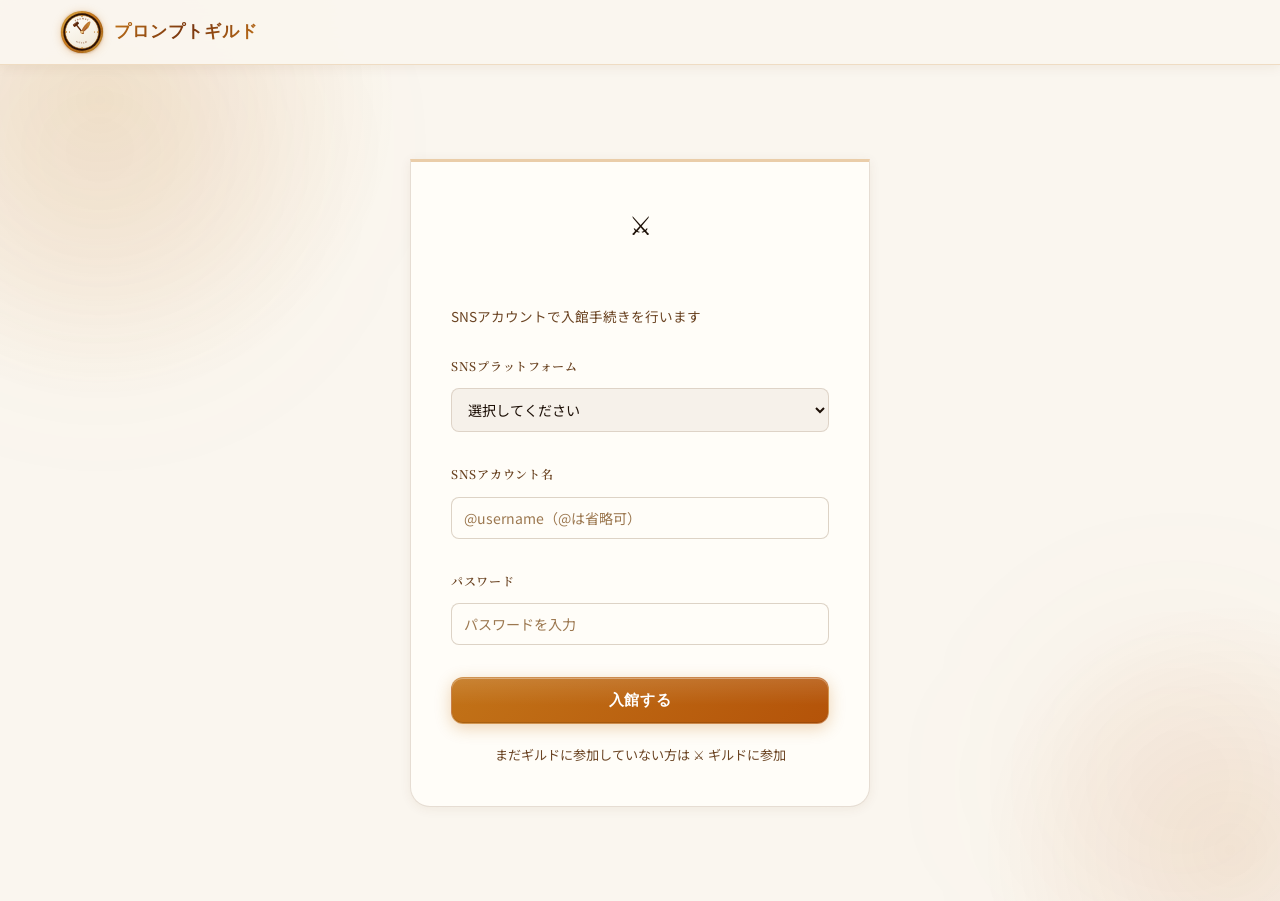
<file: templates/auth/login.html>
<!DOCTYPE html>
<html lang="ja">
<head>
  <meta charset="UTF-8">
  <meta name="viewport" content="width=device-width, initial-scale=1.0">
  <title>入館する — プロンプトギルド</title>
  <link rel="icon" type="image/svg+xml" href="/static/img/favicon.svg">
  <link rel="stylesheet" href="/static/css/style.css">
</head>
<body>
<div class="orb orb-1"></div>
<div class="orb orb-2"></div>

<header class="site-header">
  <div class="header-inner">
    <a href="/" class="logo" style="text-decoration:none">
      <img src="/static/img/guild-emblem.svg" alt="" class="logo-emblem" width="44" height="44">
      <span class="logo-text">プロンプトギルド</span>
    </a>
  </div>
</header>

<main class="auth-main">
  <div class="auth-card">
    <div class="auth-guild-badge" style="text-align:center;margin-bottom:8px;font-size:1.6rem">⚔</div>
    <h1 class="auth-title">ギルドに入る</h1>
    <p class="auth-desc">SNSアカウントで入館手続きを行います</p>

    <div id="authError" class="auth-error" style="display:none"></div>

    <form id="loginForm" class="auth-form" novalidate>
      <div class="field-group">
        <label class="field-label" for="sns_platform">SNSプラットフォーム</label>
        <select id="sns_platform" name="sns_platform" class="field-select" required>
          <option value="">選択してください</option>
          <option value="X">X (旧 Twitter)</option>
          <option value="Threads">Threads</option>
          <option value="Instagram">Instagram</option>
          <option value="note">note</option>
          <option value="TikTok">TikTok</option>
          <option value="YouTube">YouTube</option>
          <option value="ブログ">ブログ</option>
          <option value="その他">その他</option>
        </select>
      </div>

      <div class="field-group">
        <label class="field-label" for="sns_handle">SNSアカウント名</label>
        <input id="sns_handle" type="text" name="sns_handle" class="field-input"
               placeholder="@username（@は省略可）" required autocomplete="username">
      </div>

      <div class="field-group">
        <label class="field-label" for="password">パスワード</label>
        <input id="password" type="password" name="password" class="field-input"
               placeholder="パスワードを入力" required autocomplete="current-password">
      </div>

      <button type="submit" class="auth-submit-btn" id="loginBtn">入館する</button>
    </form>

    <div class="auth-footer">
      <p>まだギルドに参加していない方は <a href="/register">⚔ ギルドに参加</a></p>
      <!-- TODO: Phase 3+ パスワードリセット導線を追加 -->
    </div>
  </div>
</main>

<script>
document.getElementById('loginForm').addEventListener('submit', async (e) => {
  e.preventDefault();
  const btn = document.getElementById('loginBtn');
  const errEl = document.getElementById('authError');
  errEl.style.display = 'none';
  btn.disabled = true;
  btn.textContent = '入館中...';

  const fd = new FormData(e.target);
  const body = Object.fromEntries(fd.entries());

  try {
    const res = await fetch('/api/auth/login', {
      method: 'POST',
      headers: { 'Content-Type': 'application/json' },
      body: JSON.stringify(body),
    });
    const data = await res.json();

    if (!res.ok) {
      errEl.textContent = data.detail || 'ログインに失敗しました';
      errEl.style.display = 'block';
      return;
    }

    // next パラメータがあればそこへ、なければマイページへ
    const params = new URLSearchParams(location.search);
    location.href = params.get('next') || '/mypage';
  } catch {
    errEl.textContent = 'サーバーエラーが発生しました。しばらく経ってから再試行してください';
    errEl.style.display = 'block';
  } finally {
    btn.disabled = false;
    btn.textContent = '入館する';
  }
});
</script>
</body>
</html>
</file>
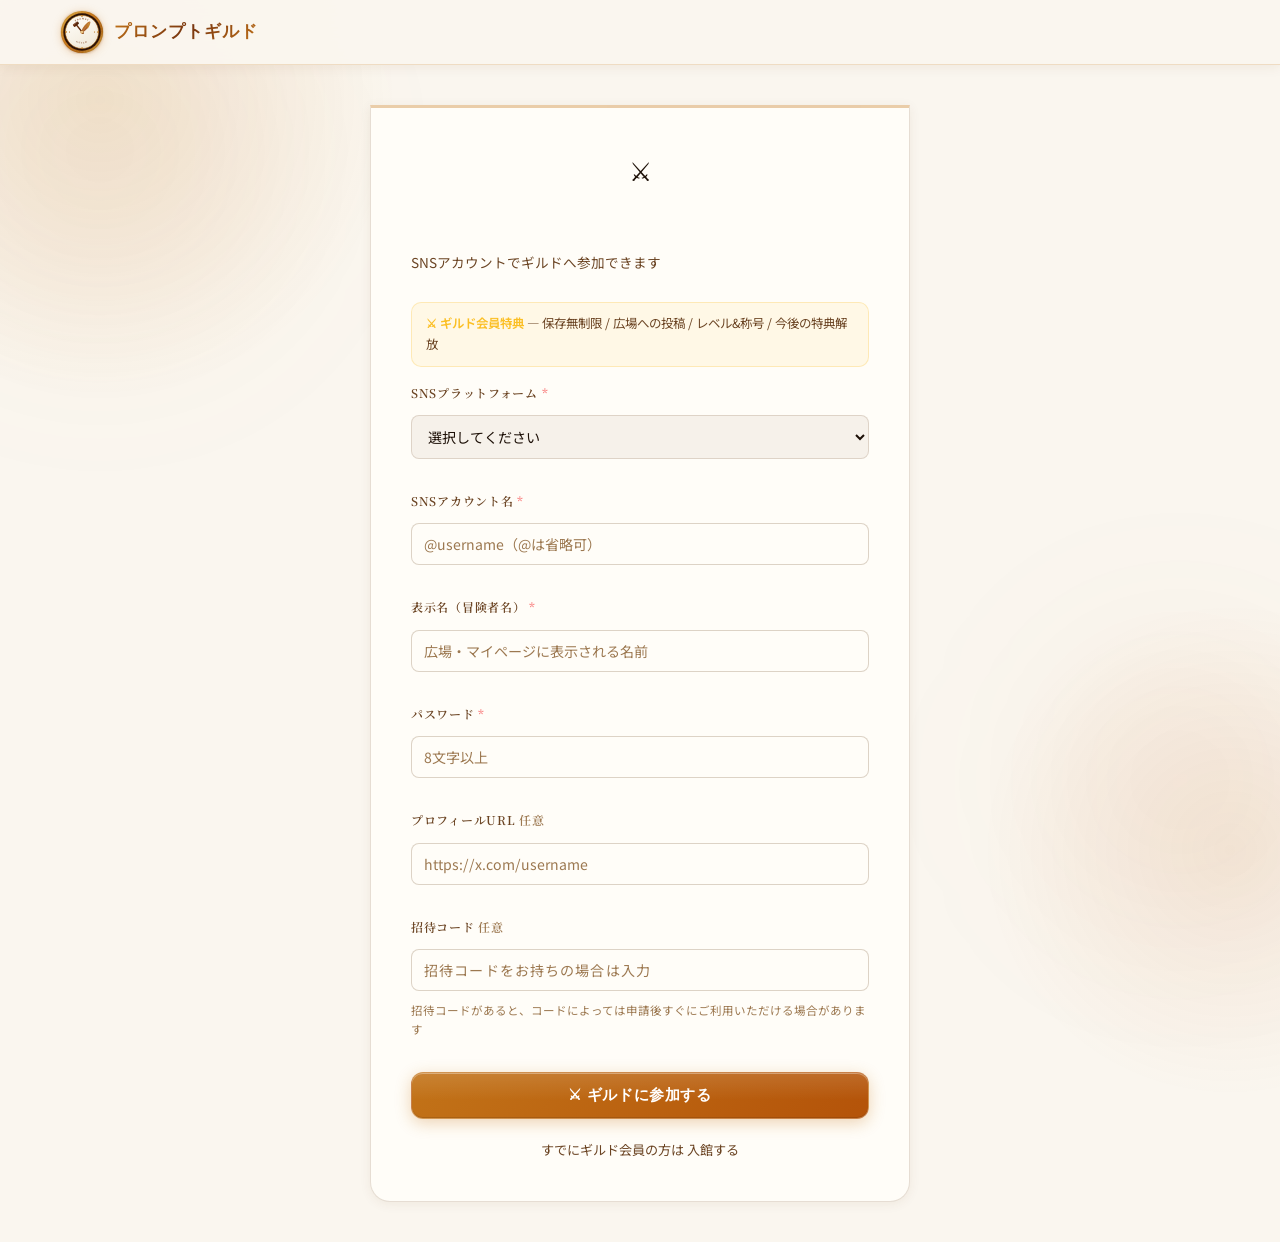
<file: templates/auth/register.html>
<!DOCTYPE html>
<html lang="ja">
<head>
  <meta charset="UTF-8">
  <meta name="viewport" content="width=device-width, initial-scale=1.0">
  <title>ギルド参加申請 — プロンプトギルド</title>
  <link rel="icon" type="image/svg+xml" href="/static/img/favicon.svg">
  <link rel="stylesheet" href="/static/css/style.css">
</head>
<body>
<div class="orb orb-1"></div>
<div class="orb orb-2"></div>

<header class="site-header">
  <div class="header-inner">
    <a href="/" class="logo" style="text-decoration:none">
      <img src="/static/img/guild-emblem.svg" alt="" class="logo-emblem" width="44" height="44">
      <span class="logo-text">プロンプトギルド</span>
    </a>
  </div>
</header>

<main class="auth-main">
  <div class="auth-card" style="max-width:540px">
    <div id="successView" style="display:none;text-align:center;padding:20px 0">
      <div style="font-size:2.5rem;margin-bottom:16px">⚔</div>
      <h2 style="color:var(--text-primary);margin-bottom:12px">ギルド参加申請が完了しました！</h2>
      <p id="successMsg" style="color:var(--text-secondary);margin-bottom:28px;line-height:1.6"></p>
      <a href="/login" class="auth-submit-btn" style="display:inline-block;padding:12px 32px;text-decoration:none;width:auto">
        入館する（ログイン）
      </a>
    </div>

    <div id="formView">
      <div class="auth-guild-badge" style="text-align:center;margin-bottom:8px;font-size:1.6rem">⚔</div>
      <h1 class="auth-title">ギルド参加申請</h1>
      <p class="auth-desc">SNSアカウントでギルドへ参加できます</p>

      <!-- ギルド参加特典バッジ -->
      <div style="background:rgba(251,191,36,0.08);border:1px solid rgba(251,191,36,0.25);border-radius:10px;padding:10px 14px;margin-bottom:16px;font-size:0.78rem;color:var(--text-secondary);line-height:1.7">
        <span style="color:#fbbf24;font-weight:600">⚔ ギルド会員特典</span> —
        保存無制限 / 広場への投稿 / レベル&称号 / 今後の特典解放
      </div>

      <div id="authError" class="auth-error" style="display:none"></div>

      <form id="registerForm" class="auth-form" novalidate>
        <div class="field-group">
          <label class="field-label" for="sns_platform">SNSプラットフォーム <span style="color:#f87171">*</span></label>
          <select id="sns_platform" name="sns_platform" class="field-select" required>
            <option value="">選択してください</option>
            <option value="X">X (旧 Twitter)</option>
            <option value="Threads">Threads</option>
            <option value="Instagram">Instagram</option>
            <option value="note">note</option>
            <option value="TikTok">TikTok</option>
            <option value="YouTube">YouTube</option>
            <option value="ブログ">ブログ</option>
            <option value="その他">その他</option>
          </select>
        </div>

        <div class="field-group">
          <label class="field-label" for="sns_handle">SNSアカウント名 <span style="color:#f87171">*</span></label>
          <input id="sns_handle" type="text" name="sns_handle" class="field-input"
                 placeholder="@username（@は省略可）" required autocomplete="username">
        </div>

        <div class="field-group">
          <label class="field-label" for="display_name">表示名（冒険者名） <span style="color:#f87171">*</span></label>
          <input id="display_name" type="text" name="display_name" class="field-input"
                 placeholder="広場・マイページに表示される名前" required maxlength="100">
        </div>

        <div class="field-group">
          <label class="field-label" for="password">パスワード <span style="color:#f87171">*</span></label>
          <input id="password" type="password" name="password" class="field-input"
                 placeholder="8文字以上" required minlength="8" autocomplete="new-password">
        </div>

        <div class="field-group">
          <label class="field-label" for="profile_url">プロフィールURL <span style="color:var(--text-muted);font-size:0.75rem">任意</span></label>
          <input id="profile_url" type="url" name="profile_url" class="field-input"
                 placeholder="https://x.com/username">
        </div>

        <!-- Phase 8: 招待コード入力 -->
        <div class="field-group">
          <label class="field-label" for="invite_code">招待コード <span style="color:var(--text-muted);font-size:0.75rem">任意</span></label>
          <input id="invite_code" type="text" name="invite_code" class="field-input"
                 placeholder="招待コードをお持ちの場合は入力" maxlength="20"
                 autocomplete="off" style="text-transform:uppercase;letter-spacing:0.08em">
          <p style="font-size:0.72rem;color:var(--text-muted);margin-top:4px">
            招待コードがあると、コードによっては申請後すぐにご利用いただける場合があります
          </p>
        </div>

        <!-- TODO: Phase 3+ メールアドレス入力欄を追加 -->

        <button type="submit" class="auth-submit-btn" id="registerBtn">⚔ ギルドに参加する</button>
      </form>

      <div class="auth-footer">
        <p>すでにギルド会員の方は <a href="/login">入館する</a></p>
      </div>
    </div>
  </div>
</main>

<script>
// URL パラメータから招待コードを自動入力 (?code=XXXX または ?invite=XXXX)
(function() {
  const p = new URLSearchParams(window.location.search);
  const code = p.get('code') || p.get('invite');
  if (code) document.getElementById('invite_code').value = code.toUpperCase();
})();

// 入力時に大文字変換
document.getElementById('invite_code').addEventListener('input', function() {
  const pos = this.selectionStart;
  this.value = this.value.toUpperCase();
  this.setSelectionRange(pos, pos);
});

document.getElementById('registerForm').addEventListener('submit', async (e) => {
  e.preventDefault();
  const btn = document.getElementById('registerBtn');
  const errEl = document.getElementById('authError');
  errEl.style.display = 'none';
  btn.disabled = true;
  btn.textContent = '申請中...';

  const fd = new FormData(e.target);
  const body = {};
  fd.forEach((v, k) => { if (v !== '') body[k] = v; }); // 空欄は除外

  try {
    const res = await fetch('/api/auth/register', {
      method: 'POST',
      headers: { 'Content-Type': 'application/json' },
      body: JSON.stringify(body),
    });
    const data = await res.json();

    if (!res.ok) {
      let msg = data.detail || '登録に失敗しました';
      // Pydantic validation error の配列対応
      if (Array.isArray(msg)) msg = msg.map(e => e.msg || JSON.stringify(e)).join(' / ');
      errEl.textContent = msg;
      errEl.style.display = 'block';
      return;
    }

    // 成功: フォームを隠して完了メッセージ表示
    document.getElementById('formView').style.display = 'none';
    document.getElementById('successMsg').textContent = data.message;
    document.getElementById('successView').style.display = 'block';

    // 自動承認された場合は /login へリダイレクト
    if (data.auto_approved) {
      setTimeout(() => { location.href = '/login'; }, 2000);
    }
  } catch {
    errEl.textContent = 'サーバーエラーが発生しました。しばらく経ってから再試行してください';
    errEl.style.display = 'block';
  } finally {
    btn.disabled = false;
    btn.textContent = '⚔ ギルドに参加する';
  }
});
</script>
</body>
</html>
</file>
<file: static/css/style.css>
/* ===================================================
   プロンプトギルド — Design System
   Warm Lodge / Guild Hall — 明るい工房・集会所テーマ
   =================================================== */

@import url('https://fonts.googleapis.com/css2?family=Noto+Sans+JP:wght@400;500;600;700&family=Noto+Serif+JP:wght@700&family=Inter:wght@400;600;700&family=Cinzel:wght@600;700;900&display=swap');

/* ─── CSS Variables ─── */
:root {
  /* ── 背景: 温かみのあるパーチメント・羊皮紙 ── */
  --bg-base:       #faf6ef;
  --bg-surface:    #f0e8d8;
  --bg-deep:       #e5d9c6;

  /* ── ガラス (明るい背景用: 温かいブラウン陰影) ── */
  --glass-fill:    rgba(100,60,20,0.06);
  --glass-border:  rgba(100,60,20,0.16);
  --glass-hover:   rgba(100,60,20,0.10);

  /* ── 工房アクセントカラー (温かい宝石色) ── */
  --accent-note:    #6d28d9;   /* アメジスト紫 */
  --accent-cw:      #1e50a2;   /* ラピスラズリ青 */
  --accent-fortune: #be123c;   /* ガーネット赤 */
  --accent-sns:     #15803d;   /* エメラルド緑 */
  --accent-gold:    #c27318;   /* 琥珀ゴールド */
  --accent-copper:  #b87333;   /* 銅/ブロンズ */
  --accent-wood:    #78350f;   /* 深い木色 */

  /* ── グラデーション ── */
  --grad-note:    linear-gradient(135deg,#6d28d9,#7c3aed);
  --grad-cw:      linear-gradient(135deg,#1e50a2,#1d4ed8);
  --grad-fortune: linear-gradient(135deg,#be123c,#9f1239);
  --grad-sns:     linear-gradient(135deg,#15803d,#166534);
  --grad-gold:    linear-gradient(135deg,#c27318,#b45309);
  --grad-hero:    linear-gradient(160deg,#3c1a06 0%,#78350f 30%,#c27318 65%,#fef3c7 100%);
  --grad-bundle:  linear-gradient(135deg,#6d28d9,#be123c,#c27318);

  /* ── テキスト: 温かいダークブラウン ── */
  --text-primary:   #1c0f06;
  --text-secondary: #6b4423;
  --text-muted:     #9c7850;

  --radius-card: 16px;
  --radius-sm:   10px;
  --radius-xs:   8px;
  --shadow-card: 0 4px 24px rgba(100,60,20,0.14), 0 1px 4px rgba(100,60,20,0.08);
  --shadow-glow-note:    0 0 24px rgba(109,40,217,0.18);
  --shadow-glow-cw:      0 0 24px rgba(30,80,162,0.18);
  --shadow-glow-fortune: 0 0 24px rgba(190,18,60,0.18);
  --shadow-glow-sns:     0 0 24px rgba(21,128,61,0.18);

  --transition: 0.25s ease;
  --font: 'Noto Sans JP','Hiragino Kaku Gothic ProN','Yu Gothic',sans-serif;
  --font-serif: 'Noto Serif JP','Yu Mincho',serif;
  --font-mono: 'Courier New',monospace;
  --font-game: 'Cinzel','Georgia','Times New Roman',serif; /* 英語見出し・バッジ用 */

  /* ── Phase 4: ランクレアリティカラー ── */
  --rank-bronze:    #cd7f32;
  --rank-silver:    #9ca3af;
  --rank-gold:      #f59e0b;
  --rank-platinum:  #a78bfa;
  --rank-legendary: #c084fc;
  --rank-mythic:    #f472b6;

  /* ── Phase 4: 光沢・エンボス ── */
  --btn-shine: inset 0 1px 0 rgba(255,255,255,0.35), inset 0 -1px 0 rgba(0,0,0,0.12);
  --emboss-border: 1px solid rgba(255,255,255,0.25);
  --guild-ornament: rgba(194,115,24,0.30);
}

/* ─── Reset ─── */
*,*::before,*::after { box-sizing: border-box; margin: 0; padding: 0; }
html { scroll-behavior: smooth; }
body {
  font-family: var(--font);
  background: var(--bg-base);
  color: var(--text-primary);
  min-height: 100vh;
  overflow-x: hidden;
  line-height: 1.7;
}

/* ─── Notice Banner (告知バー) ─── */
.notice-banner {
  position: fixed;
  top: 0;
  left: 0;
  right: 0;
  z-index: 2000;
  display: flex;
  align-items: center;
  gap: 12px;
  padding: max(10px, env(safe-area-inset-top, 10px)) 20px 10px;
  background: linear-gradient(90deg, rgba(168,85,247,0.85), rgba(245,158,11,0.85));
  backdrop-filter: blur(12px);
  color: #fff;
  font-size: 0.85rem;
  font-weight: 600;
  letter-spacing: 0.03em;
  box-shadow: 0 2px 12px rgba(0,0,0,0.4);
}
.notice-banner-text {
  flex: 1;
  text-align: center;
}
.notice-banner-link {
  color: #fff;
  text-decoration: underline;
  white-space: nowrap;
  font-weight: 700;
}
.notice-banner-close {
  background: none;
  border: none;
  color: rgba(255,255,255,0.8);
  cursor: pointer;
  font-size: 1rem;
  padding: 0 4px;
  line-height: 1;
  transition: color 0.2s;
}
.notice-banner-close:hover {
  color: #fff;
}

/* ─── Background Orbs ─── */
body::before {
  content: '';
  position: fixed;
  top: -200px; left: -200px;
  width: 600px; height: 600px;
  background: radial-gradient(circle, rgba(194,115,24,0.12) 0%, transparent 70%);
  pointer-events: none;
  z-index: 0;
}
body::after {
  content: '';
  position: fixed;
  bottom: -200px; right: -200px;
  width: 500px; height: 500px;
  background: radial-gradient(circle, rgba(184,83,9,0.09) 0%, transparent 70%);
  pointer-events: none;
  z-index: 0;
}

/* ─── Header ─── */
.site-header {
  position: sticky;
  top: 0;
  z-index: 100;
  background: rgba(250,246,239,0.95);
  backdrop-filter: blur(20px);
  -webkit-backdrop-filter: blur(20px);
  border-bottom: 1px solid var(--glass-border);
}
.header-inner {
  max-width: 1200px;
  margin: 0 auto;
  padding: 0 20px;
  height: 64px;
  display: flex;
  align-items: center;
  justify-content: space-between;
  gap: 16px;
}
.logo {
  display: flex;
  align-items: center;
  gap: 10px;
  text-decoration: none;
  flex-shrink: 0;
}
.logo-icon {
  font-size: 1.4rem;
  background: var(--grad-bundle);
  -webkit-background-clip: text;
  -webkit-text-fill-color: transparent;
  background-clip: text;
}
.logo-text {
  font-family: var(--font);
  font-weight: 700;
  font-size: 1.05rem;
  color: var(--text-primary);
  letter-spacing: 0.04em;
}

/* ─── Tab Navigation ─── */
.tab-nav {
  display: flex;
  gap: 4px;
  overflow-x: auto;
  scrollbar-width: none;
  -ms-overflow-style: none;
}
.tab-nav::-webkit-scrollbar { display: none; }
.tab-btn {
  display: flex;
  align-items: center;
  gap: 6px;
  padding: 8px 16px;
  background: transparent;
  border: 1px solid transparent;
  border-radius: var(--radius-xs);
  color: var(--text-secondary);
  font-family: var(--font);
  font-size: 0.85rem;
  font-weight: 500;
  cursor: pointer;
  white-space: nowrap;
  transition: var(--transition);
}
.tab-btn:hover {
  background: var(--glass-fill);
  color: var(--text-primary);
}
.tab-btn.active[data-tab="note"]    { background: rgba(109,40,217,0.12); border-color: rgba(109,40,217,0.30); color: #6d28d9; }
.tab-btn.active[data-tab="cw"]      { background: rgba(30,80,162,0.12);  border-color: rgba(30,80,162,0.30);  color: #1e50a2; }
.tab-btn.active[data-tab="fortune"] { background: rgba(190,18,60,0.12);  border-color: rgba(190,18,60,0.30);  color: #be123c; }
.tab-btn.active[data-tab="sns"]     { background: rgba(21,128,61,0.12);  border-color: rgba(21,128,61,0.30);  color: #15803d; }
.tab-btn .tab-icon { font-size: 1rem; }

/* ─── Hero ─── */
.hero {
  background: var(--grad-hero);
  padding: 48px 20px 40px;
  text-align: center;
  position: relative;
  z-index: 1;
}
.hero-eyebrow {
  display: inline-block;
  padding: 4px 14px;
  border-radius: 100px;
  border: 1px solid rgba(194,115,24,0.35);
  color: var(--accent-note);
  font-size: 0.78rem;
  font-weight: 600;
  letter-spacing: 0.1em;
  text-transform: uppercase;
  margin-bottom: 16px;
}
.hero-title {
  font-family: var(--font-serif);
  font-size: clamp(1.8rem, 4vw, 2.8rem);
  font-weight: 700;
  line-height: 1.3;
  margin-bottom: 12px;
}
.gradient-text {
  background: var(--grad-bundle);
  -webkit-background-clip: text;
  -webkit-text-fill-color: transparent;
  background-clip: text;
}
.hero-sub {
  color: var(--text-secondary);
  font-size: 0.95rem;
  max-width: 500px;
  margin: 0 auto 20px;
}
.hero-ai-badge {
  display: inline-flex;
  align-items: center;
  gap: 8px;
  padding: 6px 16px;
  background: rgba(100,60,20,0.06);
  border: 1px solid var(--glass-border);
  border-radius: 100px;
  font-size: 0.8rem;
  color: var(--text-secondary);
}
.hero-ai-badge a {
  color: var(--accent-note);
  text-decoration: none;
  font-weight: 600;
  transition: var(--transition);
}
.hero-ai-badge a:hover { opacity: 0.8; }

/* ─── Main Layout ─── */
.tab-content-area {
  max-width: 1200px;
  margin: 0 auto;
  padding: 32px 20px 60px;
  position: relative;
  z-index: 1;
}

/* ─── Tab Panels ─── */
.tab-panel { display: none; animation: fadeInUp 0.3s ease forwards; }
.tab-panel.active { display: block; }
@keyframes fadeInUp {
  from { opacity: 0; transform: translateY(12px); }
  to   { opacity: 1; transform: translateY(0); }
}

/* ─── Section Header ─── */
.section-header {
  margin-bottom: 24px;
}
.section-title {
  font-size: 1.3rem;
  font-weight: 700;
  display: flex;
  align-items: center;
  gap: 10px;
  margin-bottom: 6px;
}
.section-desc {
  color: var(--text-secondary);
  font-size: 0.9rem;
}

/* ─── Simulator Widget ─── */
.simulator-widget {
  background: var(--glass-fill);
  border: 1px solid var(--glass-border);
  border-radius: var(--radius-card);
  padding: 20px 24px;
  margin-bottom: 28px;
  backdrop-filter: blur(10px);
}
.simulator-widget h3 {
  font-size: 0.95rem;
  font-weight: 700;
  margin-bottom: 16px;
  color: var(--accent-gold);
  display: flex;
  align-items: center;
  gap: 8px;
}
.sim-inputs {
  display: flex;
  flex-wrap: wrap;
  gap: 16px;
  align-items: flex-end;
}
.sim-field {
  display: flex;
  flex-direction: column;
  gap: 4px;
  min-width: 120px;
}
.sim-field label { font-size: 0.75rem; color: var(--text-secondary); }
.sim-field input {
  width: 120px;
  padding: 8px 10px;
  background: rgba(100,60,20,0.07);
  border: 1px solid var(--glass-border);
  border-radius: var(--radius-xs);
  color: var(--text-primary);
  font-family: var(--font);
  font-size: 0.9rem;
}
.sim-results {
  display: flex;
  flex-wrap: wrap;
  gap: 12px;
  margin-top: 16px;
}
.sim-result-item {
  background: rgba(251,191,36,0.08);
  border: 1px solid rgba(251,191,36,0.2);
  border-radius: var(--radius-sm);
  padding: 10px 16px;
  text-align: center;
  min-width: 120px;
}
.sim-result-label { font-size: 0.72rem; color: var(--text-muted); margin-bottom: 4px; }
.sim-result-value { font-size: 1.1rem; font-weight: 700; color: var(--accent-gold); font-family: 'Inter',sans-serif; }

/* ─── Bundle / Project Mode ─── */
.bundle-banner {
  background: linear-gradient(135deg, rgba(194,115,24,0.12), rgba(184,83,9,0.08), rgba(120,53,15,0.06));
  border: 1px solid rgba(194,115,24,0.28);
  border-radius: var(--radius-card);
  padding: 20px 24px;
  margin-bottom: 28px;
}
.bundle-banner h3 {
  font-size: 1rem;
  font-weight: 700;
  margin-bottom: 12px;
  background: var(--grad-bundle);
  -webkit-background-clip: text;
  -webkit-text-fill-color: transparent;
  background-clip: text;
  display: flex;
  align-items: center;
  gap: 8px;
}
.bundle-form {
  display: flex;
  flex-wrap: wrap;
  gap: 12px;
  align-items: flex-end;
}
.bundle-form .field-group {
  flex: 1;
  min-width: 200px;
}
.bundle-btn {
  padding: 11px 24px;
  background: var(--grad-bundle);
  border: none;
  border-radius: var(--radius-sm);
  color: #fff;
  font-family: var(--font);
  font-size: 0.9rem;
  font-weight: 700;
  cursor: pointer;
  transition: var(--transition);
  white-space: nowrap;
  flex-shrink: 0;
}
.bundle-btn:hover { opacity: 0.85; transform: translateY(-1px); }
.bundle-results { margin-top: 16px; display: none; }
.bundle-results.show { display: block; }
.bundle-result-tabs {
  display: flex;
  flex-wrap: wrap;
  gap: 6px;
  margin-bottom: 12px;
}
.bundle-result-tab {
  padding: 6px 14px;
  background: var(--glass-fill);
  border: 1px solid var(--glass-border);
  border-radius: 100px;
  color: var(--text-secondary);
  font-size: 0.8rem;
  cursor: pointer;
  transition: var(--transition);
}
.bundle-result-tab.active { background: rgba(194,115,24,0.14); border-color: rgba(194,115,24,0.40); color: var(--accent-note); }

/* ─── Template Gallery ─── */
.template-gallery {
  margin-bottom: 20px;
}
.template-gallery-label {
  font-size: 0.78rem;
  color: var(--text-muted);
  margin-bottom: 8px;
  display: flex;
  align-items: center;
  gap: 6px;
}
.template-chips {
  display: flex;
  flex-wrap: wrap;
  gap: 8px;
}
.template-chip {
  padding: 5px 12px;
  background: var(--glass-fill);
  border: 1px solid var(--glass-border);
  border-radius: 100px;
  color: var(--text-secondary);
  font-size: 0.78rem;
  cursor: pointer;
  transition: var(--transition);
  white-space: nowrap;
}
.template-chip:hover { background: var(--glass-hover); color: var(--text-primary); border-color: rgba(255,255,255,0.2); }

/* ─── Tools Grid ─── */
.tools-grid {
  display: grid;
  grid-template-columns: repeat(auto-fill, minmax(480px, 1fr));
  gap: 20px;
}

/* ─── Glass Card ─── */
.card {
  background: var(--glass-fill);
  backdrop-filter: blur(12px);
  -webkit-backdrop-filter: blur(12px);
  border: 1px solid var(--glass-border);
  border-radius: var(--radius-card);
  box-shadow: var(--shadow-card);
  overflow: hidden;
  transition: var(--transition);
}
.card:hover { transform: translateY(-2px); }
[data-tab="note"] .card:hover    { box-shadow: var(--shadow-card), var(--shadow-glow-note); }
[data-tab="cw"] .card:hover      { box-shadow: var(--shadow-card), var(--shadow-glow-cw); }
[data-tab="fortune"] .card:hover { box-shadow: var(--shadow-card), var(--shadow-glow-fortune); }
[data-tab="sns"] .card:hover     { box-shadow: var(--shadow-card), var(--shadow-glow-sns); }

/* Card Header */
.card-header {
  padding: 18px 20px 14px;
  border-bottom: 1px solid var(--glass-border);
  display: flex;
  align-items: flex-start;
  gap: 12px;
}
.card-icon { font-size: 1.4rem; line-height: 1; margin-top: 2px; }
.card-title {
  font-size: 1rem;
  font-weight: 700;
  margin-bottom: 2px;
}
.card-desc { font-size: 0.8rem; color: var(--text-secondary); line-height: 1.4; }

/* Per-tab accent on card header */
[data-tab="note"]    .card-title { color: #6d28d9; }
[data-tab="cw"]      .card-title { color: #1e50a2; }
[data-tab="fortune"] .card-title { color: #be123c; }
[data-tab="sns"]     .card-title { color: #15803d; }

/* Card Body */
.card-body { padding: 18px 20px 20px; }

/* ─── AI Mode Selector ─── */
.ai-mode-row {
  display: flex;
  align-items: center;
  gap: 8px;
  margin-bottom: 16px;
  flex-wrap: wrap;
}
.ai-mode-label { font-size: 0.75rem; color: var(--text-muted); flex-shrink: 0; }
.ai-mode-btn {
  padding: 4px 12px;
  background: var(--glass-fill);
  border: 1px solid var(--glass-border);
  border-radius: 100px;
  color: var(--text-secondary);
  font-size: 0.78rem;
  font-weight: 500;
  cursor: pointer;
  transition: var(--transition);
}
.ai-mode-btn:hover { color: var(--text-primary); }
.ai-mode-btn.active[data-ai="ChatGPT"] { background: rgba(16,163,127,0.2); border-color: rgba(16,163,127,0.4); color: #10a37f; }
.ai-mode-btn.active[data-ai="Gemini"]  { background: rgba(66,133,244,0.2); border-color: rgba(66,133,244,0.4); color: #4285f4; }
.ai-mode-btn.active[data-ai="Claude"]  { background: rgba(212,160,86,0.2);  border-color: rgba(212,160,86,0.4);  color: #d4a056; }
.ai-mode-input { display: none; }

/* ─── Form Elements ─── */
.field-group {
  margin-bottom: 14px;
}
.field-group label {
  display: block;
  font-size: 0.75rem;
  font-weight: 600;
  color: var(--text-secondary);
  letter-spacing: 0.06em;
  text-transform: uppercase;
  margin-bottom: 6px;
}
.field-group input,
.field-group select,
.field-group textarea {
  width: 100%;
  box-sizing: border-box;
  padding: 10px 12px;
  background: rgba(100,60,20,0.06);
  border: 1px solid var(--glass-border);
  border-radius: var(--radius-xs);
  color: var(--text-primary);
  font-family: var(--font);
  font-size: 0.88rem;
  transition: var(--transition);
  outline: none;
}
.field-group input::placeholder { color: var(--text-muted); }
.field-group select option { background: #1a1a2e; color: var(--text-primary); }
.field-group input:focus,
.field-group select:focus,
.field-group textarea:focus {
  border-color: rgba(109,40,217,0.50);
  background: rgba(109,40,217,0.05);
  box-shadow: 0 0 0 3px rgba(109,40,217,0.10);
}
[data-tab="cw"] .field-group input:focus,
[data-tab="cw"] .field-group select:focus,
[data-tab="cw"] .field-group textarea:focus {
  border-color: rgba(30,80,162,0.50);
  background: rgba(30,80,162,0.05);
  box-shadow: 0 0 0 3px rgba(30,80,162,0.10);
}
[data-tab="fortune"] .field-group input:focus,
[data-tab="fortune"] .field-group select:focus,
[data-tab="fortune"] .field-group textarea:focus {
  border-color: rgba(190,18,60,0.50);
  background: rgba(190,18,60,0.05);
  box-shadow: 0 0 0 3px rgba(190,18,60,0.10);
}
[data-tab="sns"] .field-group input:focus,
[data-tab="sns"] .field-group select:focus,
[data-tab="sns"] .field-group textarea:focus {
  border-color: rgba(21,128,61,0.50);
  background: rgba(21,128,61,0.05);
  box-shadow: 0 0 0 3px rgba(21,128,61,0.10);
}
.two-col { display: grid; grid-template-columns: 1fr 1fr; gap: 12px; }

/* ─── Generate Button ─── */
.generate-btn {
  width: 100%;
  padding: 12px 20px;
  border: none;
  border-radius: var(--radius-sm);
  color: #fff;
  font-family: var(--font);
  font-size: 0.9rem;
  font-weight: 700;
  cursor: pointer;
  transition: var(--transition);
  display: flex;
  align-items: center;
  justify-content: center;
  gap: 8px;
  position: relative;
  overflow: hidden;
  margin-top: 4px;
}
[data-tab="note"]    .generate-btn { background: var(--grad-note); }
[data-tab="cw"]      .generate-btn { background: var(--grad-cw); }
[data-tab="fortune"] .generate-btn { background: var(--grad-fortune); }
[data-tab="sns"]     .generate-btn { background: var(--grad-sns); }
.generate-btn:hover { opacity: 0.88; transform: translateY(-1px); box-shadow: 0 6px 20px rgba(0,0,0,0.3); }
.generate-btn:active { transform: translateY(0); }
.generate-btn.loading { pointer-events: none; }
.generate-btn.loading::after {
  content: '';
  position: absolute;
  top: 0; left: -100%; width: 100%; height: 100%;
  background: linear-gradient(90deg, transparent, rgba(100,60,20,0.18), transparent);
  animation: shimmer 1.2s infinite;
}
@keyframes shimmer { to { left: 100%; } }

/* ─── Quality Score ─── */
.quality-score {
  display: flex;
  align-items: center;
  gap: 8px;
  margin-bottom: 12px;
  font-size: 0.78rem;
  color: var(--text-muted);
}
.quality-stars { color: var(--accent-gold); letter-spacing: 2px; }
.quality-hint { color: var(--text-muted); font-size: 0.73rem; }

/* ─── Result Area ─── */
.result-area {
  margin-top: 16px;
  display: none;
  animation: fadeInUp 0.3s ease forwards;
}
.result-area.show { display: block; }

.result-banner {
  display: flex;
  align-items: center;
  gap: 8px;
  padding: 8px 12px;
  background: rgba(194,115,24,0.08);
  border: 1px solid rgba(194,115,24,0.25);
  border-radius: var(--radius-xs);
  font-size: 0.78rem;
  color: var(--text-secondary);
  margin-bottom: 10px;
  flex-wrap: wrap;
}
.result-banner strong { color: var(--accent-note); }
.result-banner .ai-links { margin-left: auto; display: flex; gap: 8px; }
.result-banner .ai-link {
  padding: 2px 8px;
  border-radius: 100px;
  border: 1px solid rgba(100,60,20,0.18);
  color: var(--text-secondary);
  text-decoration: none;
  font-size: 0.73rem;
  font-weight: 600;
  transition: var(--transition);
}
.result-banner .ai-link:hover { background: rgba(100,60,20,0.08); color: var(--text-primary); }

.result-header {
  display: flex;
  align-items: center;
  justify-content: space-between;
  margin-bottom: 8px;
}
.result-label { font-size: 0.78rem; color: var(--text-secondary); font-weight: 600; letter-spacing: 0.05em; text-transform: uppercase; }
.result-actions { display: flex; gap: 8px; }

.copy-btn, .save-btn {
  padding: 4px 12px;
  border-radius: 100px;
  font-size: 0.75rem;
  font-weight: 600;
  cursor: pointer;
  transition: var(--transition);
  border: 1px solid;
}
.copy-btn {
  background: rgba(194,115,24,0.14);
  border-color: rgba(194,115,24,0.35);
  color: var(--accent-note);
}
.copy-btn:hover { background: rgba(194,115,24,0.22); }
.copy-btn.copied { background: rgba(21,128,61,0.14); border-color: rgba(21,128,61,0.30); color: var(--accent-sns); }
.save-btn {
  background: rgba(251,191,36,0.1);
  border-color: rgba(251,191,36,0.25);
  color: var(--accent-gold);
}
.save-btn:hover { background: rgba(251,191,36,0.2); }

.result-textarea {
  width: 100%;
  box-sizing: border-box;
  min-height: 200px;
  padding: 14px;
  background: rgba(0,0,0,0.3);
  border: 1px solid var(--glass-border);
  border-radius: var(--radius-xs);
  color: var(--text-primary);
  font-family: var(--font-mono);
  font-size: 0.82rem;
  line-height: 1.7;
  resize: vertical;
  outline: none;
}

/* ─── History Panel ─── */
.history-toggle {
  position: fixed;
  bottom: 24px;
  right: 24px;
  z-index: 200;
  width: 52px;
  height: 52px;
  border-radius: 50%;
  background: var(--grad-note);
  border: none;
  color: #fff;
  font-size: 1.2rem;
  cursor: pointer;
  box-shadow: 0 4px 20px rgba(194,115,24,0.35);
  transition: var(--transition);
  display: flex;
  align-items: center;
  justify-content: center;
}
.history-toggle:hover { transform: scale(1.1); }
.history-badge {
  position: absolute;
  top: -4px;
  right: -4px;
  width: 18px;
  height: 18px;
  border-radius: 50%;
  background: var(--accent-fortune);
  color: #fff;
  font-size: 0.65rem;
  font-weight: 700;
  display: flex;
  align-items: center;
  justify-content: center;
  line-height: 1;
}
.history-badge:empty { display: none; }

.history-panel {
  position: fixed;
  bottom: 90px;
  right: 24px;
  width: min(360px, calc(100vw - 48px));
  max-height: 500px;
  background: rgba(240,232,218,0.98);
  backdrop-filter: blur(20px);
  -webkit-backdrop-filter: blur(20px);
  border: 1px solid var(--glass-border);
  border-radius: var(--radius-card);
  box-shadow: 0 20px 60px rgba(0,0,0,0.6);
  z-index: 199;
  display: none;
  flex-direction: column;
  overflow: hidden;
  animation: slideUp 0.25s ease forwards;
}
.history-panel.open { display: flex; }
@keyframes slideUp {
  from { opacity: 0; transform: translateY(16px); }
  to   { opacity: 1; transform: translateY(0); }
}
.history-panel-header {
  padding: 14px 16px;
  border-bottom: 1px solid var(--glass-border);
  display: flex;
  align-items: center;
  justify-content: space-between;
}
.history-panel-header h3 { font-size: 0.9rem; font-weight: 700; }
.history-clear-btn {
  background: none;
  border: none;
  color: var(--text-muted);
  font-size: 0.75rem;
  cursor: pointer;
  transition: var(--transition);
}
.history-clear-btn:hover { color: var(--accent-fortune); }
.history-list {
  overflow-y: auto;
  flex: 1;
  padding: 8px;
  scrollbar-width: thin;
  scrollbar-color: rgba(100,60,20,0.12) transparent;
}
.history-item {
  padding: 10px 12px;
  border-radius: var(--radius-xs);
  cursor: pointer;
  transition: var(--transition);
  margin-bottom: 4px;
  border: 1px solid transparent;
}
.history-item:hover { background: var(--glass-fill); border-color: var(--glass-border); }
.history-item-title { font-size: 0.82rem; font-weight: 600; color: var(--text-primary); margin-bottom: 3px; white-space: nowrap; overflow: hidden; text-overflow: ellipsis; }
.history-item-meta { font-size: 0.72rem; color: var(--text-muted); display: flex; justify-content: space-between; }
.history-item.starred .history-item-title::before { content: '⭐ '; }
.history-empty { text-align: center; padding: 32px 16px; color: var(--text-muted); font-size: 0.85rem; }

/* History item actions */
.history-item-actions { display: flex; gap: 4px; margin-top: 6px; }
.history-action-btn {
  padding: 2px 8px;
  background: var(--glass-fill);
  border: 1px solid var(--glass-border);
  border-radius: 100px;
  color: var(--text-muted);
  font-size: 0.7rem;
  cursor: pointer;
  transition: var(--transition);
}
.history-action-btn:hover { color: var(--text-primary); }

/* ─── Footer ─── */
.site-footer {
  border-top: 1px solid var(--glass-border);
  padding: 24px 20px;
  text-align: center;
  color: var(--text-muted);
  font-size: 0.8rem;
  position: relative;
  z-index: 1;
}

/* ─── Responsive ─── */
@media (max-width: 768px) {
  .header-inner { padding: 0 12px; }
  .logo-text { display: none; }
  .tab-btn { padding: 8px 10px; font-size: 0.8rem; }
  .tab-btn .tab-label { display: none; }
  .tab-content-area { padding: 20px 12px 60px; }
  .tools-grid { grid-template-columns: 1fr; }
  .two-col { grid-template-columns: 1fr; }
  .sim-inputs { flex-direction: column; }
  .sim-field input { width: 100%; }
  .bundle-form { flex-direction: column; }
  .bundle-btn { width: 100%; }
  .history-panel { bottom: 80px; right: 12px; width: calc(100vw - 24px); }
}
@media (max-width: 520px) {
  .hero-title { font-size: 1.6rem; }
  .hero-sub { font-size: 0.85rem; }
  .tools-grid { gap: 14px; }
}

/* ════════════════════════════════════════
   神機能 Enhancement Styles
   ════════════════════════════════════════ */

/* ─── Animated Background Orbs (enhanced) ─── */
.orb {
  position: fixed;
  border-radius: 50%;
  pointer-events: none;
  z-index: 0;
  filter: blur(80px);
  animation: orbFloat linear infinite;
}
.orb-1 { width:500px;height:500px;top:-100px;left:-150px;background:radial-gradient(circle,rgba(194,115,24,0.10),transparent 70%);animation-duration:25s; }
.orb-2 { width:400px;height:400px;bottom:-80px;right:-100px;background:radial-gradient(circle,rgba(184,83,9,0.08),transparent 70%);animation-duration:30s;animation-direction:reverse; }
.orb-3 { width:300px;height:300px;top:50%;left:50%;background:radial-gradient(circle,rgba(120,53,15,0.06),transparent 70%);animation-duration:20s;animation-delay:-10s; }
.orb-4 { width:250px;height:250px;top:30%;right:10%;background:radial-gradient(circle,rgba(21,128,61,0.06),transparent 70%);animation-duration:35s;animation-delay:-5s; }
@keyframes orbFloat {
  0%   { transform: translate(0,0) scale(1); }
  25%  { transform: translate(40px,-30px) scale(1.05); }
  50%  { transform: translate(-20px,50px) scale(0.97); }
  75%  { transform: translate(-50px,-20px) scale(1.03); }
  100% { transform: translate(0,0) scale(1); }
}

/* ─── Progress Bar ─── */
.progress-bar-track {
  height: 3px;
  background: rgba(100,60,20,0.06);
  border-radius: 2px;
  overflow: hidden;
  margin-top: 8px;
  display: none;
}
.progress-bar-track.running { display: block; }
.progress-bar-fill {
  height: 100%;
  width: 0%;
  border-radius: 2px;
  background: var(--grad-note);
  animation: progressRun 2.5s ease-in-out infinite;
}
[data-tab="cw"]      .progress-bar-fill { background: var(--grad-cw); }
[data-tab="fortune"] .progress-bar-fill { background: var(--grad-fortune); }
[data-tab="sns"]     .progress-bar-fill { background: var(--grad-sns); }
@keyframes progressRun {
  0%   { width:0%; opacity:1; }
  70%  { width:85%; opacity:1; }
  90%  { width:90%; opacity:0.6; }
  100% { width:95%; opacity:0.3; }
}

/* ─── Toast Notifications ─── */
#toast-container {
  position: fixed;
  bottom: 90px;
  left: 50%;
  transform: translateX(-50%);
  z-index: 9999;
  display: flex;
  flex-direction: column;
  align-items: center;
  gap: 8px;
  pointer-events: none;
}
.toast {
  display: flex;
  align-items: center;
  gap: 10px;
  padding: 12px 20px;
  background: rgba(240,232,218,0.98);
  backdrop-filter: blur(20px);
  border: 1px solid var(--glass-border);
  border-radius: 100px;
  color: var(--text-primary);
  font-size: 0.85rem;
  font-weight: 500;
  box-shadow: 0 8px 32px rgba(0,0,0,0.5);
  pointer-events: auto;
  animation: toastIn 0.3s ease forwards;
  white-space: nowrap;
}
.toast.success { border-color: rgba(21,128,61,0.35); }
.toast.success .toast-icon { color: var(--accent-sns); }
.toast.info    { border-color: rgba(194,115,24,0.40); }
.toast.info    .toast-icon { color: var(--accent-note); }
.toast.warning { border-color: rgba(251,191,36,0.35); }
.toast.warning .toast-icon { color: var(--accent-gold); }
.toast.error   { border-color: rgba(190,18,60,0.35); }
.toast.error   .toast-icon { color: var(--accent-fortune); }
.toast.hide    { animation: toastOut 0.3s ease forwards; }
@keyframes toastIn  { from { opacity:0; transform:translateY(20px) scale(0.9); } to { opacity:1; transform:translateY(0) scale(1); } }
@keyframes toastOut { from { opacity:1; transform:translateY(0) scale(1); } to { opacity:0; transform:translateY(-10px) scale(0.95); } }

/* ─── Fullscreen Modal ─── */
.fullscreen-overlay {
  position: fixed;
  inset: 0;
  z-index: 500;
  background: rgba(5,5,15,0.92);
  backdrop-filter: blur(24px);
  -webkit-backdrop-filter: blur(24px);
  display: flex;
  align-items: stretch;
  justify-content: center;
  padding: 16px;
  opacity: 0;
  pointer-events: none;
  transition: opacity 0.25s ease;
}
.fullscreen-overlay.open {
  opacity: 1;
  pointer-events: all;
}
.fullscreen-modal {
  background: rgba(240,232,218,0.99);
  border: 1px solid var(--glass-border);
  border-radius: 20px;
  width: 100%;
  max-width: 860px;
  display: flex;
  flex-direction: column;
  overflow: hidden;
  transform: scale(0.96);
  transition: transform 0.25s ease;
}
.fullscreen-overlay.open .fullscreen-modal { transform: scale(1); }
.fullscreen-modal-header {
  padding: 16px 20px;
  border-bottom: 1px solid var(--glass-border);
  display: flex;
  align-items: center;
  justify-content: space-between;
  gap: 12px;
  flex-shrink: 0;
}
.fullscreen-title {
  font-size: 0.95rem;
  font-weight: 700;
  background: var(--grad-bundle);
  -webkit-background-clip: text;
  -webkit-text-fill-color: transparent;
  background-clip: text;
}
.fullscreen-actions { display: flex; align-items: center; gap: 8px; }
.fullscreen-close-btn {
  width: 32px; height: 32px;
  border-radius: 50%;
  background: rgba(100,60,20,0.07);
  border: 1px solid var(--glass-border);
  color: var(--text-secondary);
  cursor: pointer;
  font-size: 1rem;
  display: flex; align-items: center; justify-content: center;
  transition: var(--transition);
}
.fullscreen-close-btn:hover { background: rgba(190,18,60,0.12); color: var(--accent-fortune); }
.fullscreen-modal-body { flex: 1; padding: 16px 20px; display: flex; flex-direction: column; overflow: hidden; }
.fullscreen-textarea {
  flex: 1;
  width: 100%;
  background: rgba(0,0,0,0.25);
  border: 1px solid var(--glass-border);
  border-radius: var(--radius-sm);
  color: var(--text-primary);
  font-family: var(--font-mono);
  font-size: 0.88rem;
  line-height: 1.8;
  padding: 16px;
  resize: none;
  outline: none;
  min-height: 300px;
}
.fullscreen-textarea:focus { border-color: rgba(194,115,24,0.40); }
.fullscreen-modal-footer {
  padding: 12px 20px;
  border-top: 1px solid var(--glass-border);
  display: flex;
  align-items: center;
  justify-content: space-between;
  gap: 12px;
  flex-shrink: 0;
  flex-wrap: wrap;
}
.fullscreen-char-count { font-size: 0.78rem; color: var(--text-muted); }

/* ─── Remix Panel ─── */
.remix-panel {
  margin-top: 12px;
  padding: 14px;
  background: rgba(109,40,217,0.05);
  border: 1px solid rgba(194,115,24,0.18);
  border-radius: var(--radius-sm);
  display: none;
}
.remix-panel.show { display: block; animation: fadeInUp 0.25s ease; }
.remix-panel-label { font-size: 0.78rem; color: var(--text-secondary); margin-bottom: 10px; display: flex; align-items: center; gap: 6px; }
.remix-variants { display: flex; flex-wrap: wrap; gap: 8px; margin-bottom: 10px; }
.remix-variant-btn {
  padding: 6px 14px;
  background: var(--glass-fill);
  border: 1px solid var(--glass-border);
  border-radius: 100px;
  color: var(--text-secondary);
  font-size: 0.78rem;
  cursor: pointer;
  transition: var(--transition);
  white-space: nowrap;
}
.remix-variant-btn:hover { background: rgba(194,115,24,0.14); color: var(--accent-note); border-color: rgba(194,115,24,0.35); }
.remix-variant-btn.active { background: rgba(194,115,24,0.14); color: var(--accent-note); border-color: rgba(194,115,24,0.40); }
.remix-generate-btn {
  width: 100%;
  padding: 9px;
  background: linear-gradient(135deg, rgba(194,115,24,0.30), rgba(184,83,9,0.25));
  border: 1px solid rgba(194,115,24,0.35);
  border-radius: var(--radius-xs);
  color: var(--accent-note);
  font-family: var(--font);
  font-size: 0.85rem;
  font-weight: 700;
  cursor: pointer;
  transition: var(--transition);
}
.remix-generate-btn:hover { background: linear-gradient(135deg, rgba(194,115,24,0.40), rgba(184,83,9,0.35)); }
.remix-generate-btn.loading { opacity: 0.6; pointer-events: none; }

/* ─── Result Enhancements ─── */
.result-textarea {
  /* Override: make editable */
}
.result-area .result-textarea { cursor: text; }

.char-count-row {
  display: flex;
  align-items: center;
  justify-content: flex-end;
  gap: 12px;
  margin-top: 6px;
}
.char-count {
  font-size: 0.73rem;
  color: var(--text-muted);
  font-family: 'Inter', sans-serif;
}

/* Expand + Share buttons */
.expand-btn, .share-btn {
  padding: 4px 10px;
  border-radius: 100px;
  font-size: 0.75rem;
  font-weight: 600;
  cursor: pointer;
  transition: var(--transition);
  border: 1px solid;
}
.expand-btn {
  background: rgba(30,80,162,0.10);
  border-color: rgba(30,80,162,0.25);
  color: var(--accent-cw);
}
.expand-btn:hover { background: rgba(30,80,162,0.20); }
.share-btn {
  background: rgba(21,128,61,0.10);
  border-color: rgba(52,211,153,0.25);
  color: var(--accent-sns);
}
.share-btn:hover { background: rgba(52,211,153,0.2); }

/* Remix toggle button */
.remix-toggle-btn {
  padding: 4px 10px;
  border-radius: 100px;
  font-size: 0.75rem;
  font-weight: 600;
  cursor: pointer;
  transition: var(--transition);
  border: 1px solid rgba(194,115,24,0.28);
  background: rgba(192,132,252,0.1);
  color: var(--accent-note);
}
.remix-toggle-btn:hover { background: rgba(194,115,24,0.14); }

/* Typewriter cursor */
.typing-cursor::after {
  content: '▋';
  animation: blink 0.8s step-end infinite;
  color: var(--accent-note);
  font-size: 0.9em;
}
@keyframes blink { 0%,100%{opacity:1;} 50%{opacity:0;} }

/* Keyboard shortcut hint */
.kbd-hint {
  font-size: 0.7rem;
  color: var(--text-muted);
  margin-top: 6px;
  text-align: center;
}
kbd {
  display: inline-block;
  padding: 1px 5px;
  background: rgba(100,60,20,0.07);
  border: 1px solid rgba(100,60,20,0.14);
  border-radius: 4px;
  font-family: 'Inter', sans-serif;
  font-size: 0.68rem;
}

/* Share URL modal (inline) */
.share-url-box {
  display: none;
  margin-top: 8px;
  padding: 10px 12px;
  background: rgba(52,211,153,0.06);
  border: 1px solid rgba(52,211,153,0.2);
  border-radius: var(--radius-xs);
  font-size: 0.78rem;
  word-break: break-all;
  color: var(--text-secondary);
  position: relative;
}
.share-url-box.show { display: block; animation: fadeInUp 0.2s ease; }
.share-url-copy {
  position: absolute;
  top: 6px; right: 8px;
  padding: 2px 8px;
  background: rgba(52,211,153,0.2);
  border: none;
  border-radius: 100px;
  color: var(--accent-sns);
  font-size: 0.7rem;
  cursor: pointer;
}

/* Scroll to result indicator */
.scroll-indicator {
  display: inline-flex;
  align-items: center;
  gap: 4px;
  color: var(--text-muted);
  font-size: 0.72rem;
  animation: bounce 1.5s infinite;
  margin-top: 4px;
}
@keyframes bounce { 0%,100%{transform:translateY(0);} 50%{transform:translateY(4px);} }

/* Pulse ring on generate btn when ready */
.generate-btn.ready-pulse {
  box-shadow: 0 0 0 0 rgba(192,132,252,0.4);
  animation: readyPulse 2s infinite;
}
@keyframes readyPulse {
  0%  { box-shadow: 0 0 0 0 rgba(192,132,252,0.4); }
  70% { box-shadow: 0 0 0 10px rgba(192,132,252,0); }
  100%{ box-shadow: 0 0 0 0 rgba(192,132,252,0); }
}

/* Shared prompt highlight (URL share landing) */
.shared-prompt-banner {
  position: fixed;
  top: 70px; left: 50%; transform: translateX(-50%);
  z-index: 400;
  width: min(500px, calc(100vw - 32px));
  background: rgba(240,232,218,0.99);
  border: 1px solid rgba(21,128,61,0.30);
  border-radius: var(--radius-card);
  padding: 16px 20px;
  box-shadow: 0 20px 60px rgba(0,0,0,0.6);
  display: none;
  animation: fadeInUp 0.3s ease;
}
.shared-prompt-banner.show { display: block; }
.shared-prompt-banner h4 { color: var(--accent-sns); font-size: 0.9rem; margin-bottom: 8px; }
.shared-prompt-banner pre { font-size: 0.78rem; color: var(--text-secondary); white-space: pre-wrap; max-height: 120px; overflow-y: auto; }
.shared-banner-actions { display: flex; gap: 8px; margin-top: 10px; }
.shared-banner-actions button { padding: 6px 14px; border-radius: 100px; font-size: 0.78rem; cursor: pointer; }

/* ═══════════════════════════════════════════════════════════════════
   Phase 1: プロンプト強化コンポーネント
   ═══════════════════════════════════════════════════════════════════ */

/* ─── 空欄補完ウィジェット ─── */
.autocomplete-widget {
  margin-bottom: 16px;
  border-radius: 12px;
  overflow: hidden;
  border: 1px solid rgba(168,85,247,0.2);
}
.autocomplete-toggle-btn {
  width: 100%;
  padding: 10px 16px;
  background: rgba(168,85,247,0.08);
  border: none;
  color: var(--accent-note);
  font-size: 0.82rem;
  font-weight: 600;
  cursor: pointer;
  text-align: left;
  transition: background 0.2s;
  letter-spacing: 0.02em;
}
.autocomplete-toggle-btn:hover {
  background: rgba(168,85,247,0.15);
}
.autocomplete-panel {
  padding: 12px 14px;
  background: rgba(168,85,247,0.04);
  border-top: 1px solid rgba(168,85,247,0.15);
}
.autocomplete-hint-input {
  width: 100%;
  box-sizing: border-box;
  background: rgba(0,0,0,0.3);
  border: 1px solid rgba(168,85,247,0.25);
  border-radius: 8px;
  color: var(--text-primary);
  font-size: 0.85rem;
  padding: 8px 12px;
  resize: vertical;
  font-family: inherit;
  transition: border-color 0.2s;
}
.autocomplete-hint-input:focus {
  outline: none;
  border-color: var(--accent-note);
}
.autocomplete-panel-footer {
  display: flex;
  align-items: center;
  gap: 10px;
  margin-top: 8px;
}
.autocomplete-run-btn {
  padding: 7px 16px;
  background: linear-gradient(135deg, rgba(168,85,247,0.7), rgba(124,58,237,0.7));
  border: 1px solid rgba(168,85,247,0.4);
  border-radius: 100px;
  color: #fff;
  font-size: 0.8rem;
  font-weight: 600;
  cursor: pointer;
  transition: opacity 0.2s;
  white-space: nowrap;
}
.autocomplete-run-btn:hover:not(:disabled) { opacity: 0.85; }
.autocomplete-run-btn:disabled { opacity: 0.5; cursor: not-allowed; }
.autocomplete-hint-label {
  font-size: 0.72rem;
  color: var(--text-muted);
}
.autocomplete-result {
  margin-top: 12px;
  padding-top: 12px;
  border-top: 1px solid rgba(168,85,247,0.15);
}
.autocomplete-result-label {
  font-size: 0.75rem;
  color: var(--accent-note);
  margin-bottom: 6px;
  font-weight: 600;
}
.autocomplete-result-textarea {
  font-size: 0.78rem;
}
.autocomplete-copy-btn {
  margin-top: 6px;
  padding: 5px 14px;
  font-size: 0.78rem;
}

/* ─── 強化パネル ─── */
.enhance-panel {
  margin-top: 16px;
  padding: 14px;
  background: rgba(255,255,255,0.03);
  border: 1px solid rgba(100,60,20,0.08);
  border-radius: 12px;
  animation: fadeInUp 0.25s ease;
}
.enhance-panel-header {
  font-size: 0.75rem;
  font-weight: 700;
  color: var(--text-muted);
  letter-spacing: 0.08em;
  text-transform: uppercase;
  margin-bottom: 10px;
}
.enhance-panel-actions {
  display: flex;
  flex-wrap: wrap;
  gap: 8px;
}
.enhance-btn {
  padding: 6px 14px;
  background: rgba(100,60,20,0.06);
  border: 1px solid rgba(100,60,20,0.14);
  border-radius: 100px;
  color: var(--text-secondary);
  font-size: 0.78rem;
  font-weight: 600;
  cursor: pointer;
  transition: background 0.2s, color 0.2s, border-color 0.2s;
  white-space: nowrap;
}
.enhance-btn:hover:not(:disabled) {
  background: rgba(168,85,247,0.15);
  border-color: rgba(168,85,247,0.4);
  color: var(--accent-note);
}
.enhance-btn:disabled { opacity: 0.5; cursor: not-allowed; }

/* ─── 画像プロンプト結果エリア ─── */
.enhance-image-result {
  margin-top: 14px;
  padding-top: 14px;
  border-top: 1px solid rgba(100,60,20,0.08);
  animation: fadeInUp 0.25s ease;
}
.enhance-image-result-header {
  display: flex;
  align-items: center;
  justify-content: space-between;
  flex-wrap: wrap;
  gap: 8px;
  margin-bottom: 8px;
}
.enhance-result-label {
  font-size: 0.78rem;
  font-weight: 700;
  color: var(--accent-sns);
}
.enhance-image-options {
  display: flex;
  gap: 6px;
  align-items: center;
  flex-wrap: wrap;
}
.enhance-image-platform,
.enhance-image-type {
  background: rgba(0,0,0,0.4);
  border: 1px solid rgba(100,60,20,0.14);
  border-radius: 8px;
  color: var(--text-primary);
  font-size: 0.75rem;
  padding: 4px 8px;
  cursor: pointer;
}
.enhance-image-platform:focus,
.enhance-image-type:focus {
  outline: none;
  border-color: var(--accent-sns);
}
.enhance-image-textarea {
  font-size: 0.78rem;
}

/* ═══════════════════════════════════════════════════════════════
   Phase 2: 認証・会員ページ スタイル
═══════════════════════════════════════════════════════════════ */

/* ── 認証ナビ（ヘッダー右端）──────────────────────────────── */
.auth-nav {
  display: flex;
  align-items: center;
  gap: 8px;
  flex-shrink: 0;
}
.auth-user-name {
  font-size: 0.82rem;
  color: var(--text-secondary);
  white-space: nowrap;
}
.auth-nav-btn {
  font-size: 0.78rem;
  padding: 7px 14px;
  border-radius: 8px;
  cursor: pointer;
  text-decoration: none;
  transition: all 0.2s ease;
  white-space: nowrap;
}
.auth-nav-btn.outline {
  background: transparent;
  border: 1px solid var(--glass-border);
  color: var(--text-secondary);
}
.auth-nav-btn.outline:hover {
  border-color: var(--accent-purple);
  color: var(--text-primary);
}
.auth-nav-btn.primary {
  background: linear-gradient(135deg, var(--accent-purple), #7c3aed);
  border: none;
  color: #fff;
  box-shadow: 0 0 12px rgba(168,85,247,0.35);
}
.auth-nav-btn.primary:hover {
  box-shadow: 0 0 20px rgba(168,85,247,0.55);
}

/* ── 認証ページ共通（login / register）──────────────────── */
.auth-main {
  min-height: calc(100vh - 64px);
  display: flex;
  align-items: center;
  justify-content: center;
  padding: 40px 16px;
}
.auth-card {
  background: var(--glass-fill);
  border: 1px solid var(--glass-border);
  backdrop-filter: blur(20px);
  border-radius: 20px;
  padding: 40px;
  width: 100%;
  max-width: 460px;
  box-shadow: 0 8px 40px rgba(0,0,0,0.4);
}
.auth-title {
  font-size: 1.6rem;
  font-weight: 700;
  color: var(--text-primary);
  margin-bottom: 8px;
  background: linear-gradient(135deg, var(--text-primary), var(--accent-purple));
  -webkit-background-clip: text;
  -webkit-text-fill-color: transparent;
  background-clip: text;
}
.auth-desc {
  font-size: 0.85rem;
  color: var(--text-secondary);
  margin-bottom: 28px;
}
.auth-form {
  display: flex;
  flex-direction: column;
  gap: 18px;
}
.field-group {
  display: flex;
  flex-direction: column;
  gap: 6px;
}
.field-label {
  font-size: 0.82rem;
  color: var(--text-secondary);
  font-weight: 500;
}
.field-input,
.field-select {
  background: rgba(100,60,20,0.06);
  border: 1px solid var(--glass-border);
  border-radius: 10px;
  color: var(--text-primary);
  font-size: 0.9rem;
  padding: 10px 14px;
  transition: border-color 0.2s, box-shadow 0.2s;
  width: 100%;
  box-sizing: border-box;
}
.field-input::placeholder { color: var(--text-muted); }
.field-input:focus,
.field-select:focus {
  outline: none;
  border-color: var(--accent-purple);
  box-shadow: 0 0 0 3px rgba(168,85,247,0.18);
}
.field-select option { background: #1a0d2e; color: var(--text-primary); }
.auth-submit-btn {
  background: linear-gradient(135deg, var(--accent-purple), #7c3aed);
  border: none;
  border-radius: 12px;
  color: #fff;
  font-size: 0.95rem;
  font-weight: 600;
  padding: 12px;
  cursor: pointer;
  width: 100%;
  transition: box-shadow 0.2s, opacity 0.2s;
  box-shadow: 0 0 16px rgba(168,85,247,0.35);
  text-align: center;
  display: block;
}
.auth-submit-btn:hover:not(:disabled) {
  box-shadow: 0 0 28px rgba(168,85,247,0.55);
}
.auth-submit-btn:disabled { opacity: 0.55; cursor: not-allowed; }
.auth-error {
  background: rgba(239,68,68,0.12);
  border: 1px solid rgba(239,68,68,0.3);
  border-radius: 10px;
  color: #fca5a5;
  font-size: 0.85rem;
  padding: 10px 14px;
}
.auth-success {
  background: rgba(52,211,153,0.12);
  border: 1px solid rgba(21,128,61,0.30);
  border-radius: 10px;
  color: #6ee7b7;
  font-size: 0.85rem;
  padding: 10px 14px;
}
.auth-footer {
  margin-top: 20px;
  text-align: center;
  font-size: 0.82rem;
  color: var(--text-secondary);
}
.auth-footer a { color: var(--accent-purple); text-decoration: none; }
.auth-footer a:hover { text-decoration: underline; }

/* ── ステータスバッジ ──────────────────────────────────── */
.status-badge {
  display: inline-block;
  font-size: 0.75rem;
  font-weight: 600;
  padding: 3px 10px;
  border-radius: 20px;
  letter-spacing: 0.02em;
}
.status-badge.pending   { background: rgba(251,191,36,0.15);  color: #fbbf24; border: 1px solid rgba(251,191,36,0.3); }
.status-badge.approved  { background: rgba(21,128,61,0.14);  color: var(--accent-sns); border: 1px solid rgba(21,128,61,0.30); }
.status-badge.rejected  { background: rgba(239,68,68,0.15);   color: #f87171; border: 1px solid rgba(239,68,68,0.3); }
.status-badge.suspended { background: rgba(148,163,184,0.15); color: #94a3b8; border: 1px solid rgba(148,163,184,0.3); }

/* ── マイページ ──────────────────────────────────────── */
.mypage-container {
  max-width: 760px;
  margin: 0 auto;
  padding: 40px 20px 80px;
}
.mypage-header { margin-bottom: 28px; }
.mypage-title {
  font-size: 1.8rem;
  font-weight: 700;
  background: linear-gradient(135deg, var(--text-primary), var(--accent-purple));
  -webkit-background-clip: text;
  -webkit-text-fill-color: transparent;
  background-clip: text;
  margin-bottom: 4px;
}
.mypage-card {
  background: var(--glass-fill);
  border: 1px solid var(--glass-border);
  border-radius: 16px;
  padding: 28px;
  margin-bottom: 24px;
  backdrop-filter: blur(20px);
}
.mypage-section-title {
  font-size: 0.88rem;
  font-weight: 600;
  color: var(--accent-purple);
  letter-spacing: 0.06em;
  text-transform: uppercase;
  margin-bottom: 18px;
}
.mypage-info-grid {
  display: grid;
  grid-template-columns: 1fr 1fr;
  gap: 16px;
}
@media (max-width: 520px) { .mypage-info-grid { grid-template-columns: 1fr; } }
.mypage-info-item { display: flex; flex-direction: column; gap: 4px; }
.mypage-info-item label {
  font-size: 0.75rem;
  color: var(--text-muted);
  font-weight: 500;
}
.mypage-info-item span {
  font-size: 0.92rem;
  color: var(--text-primary);
}

/* ── 管理画面 ──────────────────────────────────────── */
.admin-container {
  max-width: 1000px;
  margin: 0 auto;
  padding: 40px 20px 80px;
}
.admin-title {
  font-size: 1.8rem;
  font-weight: 700;
  background: linear-gradient(135deg, var(--accent-gold), var(--accent-purple));
  -webkit-background-clip: text;
  -webkit-text-fill-color: transparent;
  background-clip: text;
  margin-bottom: 8px;
}
.admin-filter-bar {
  display: flex;
  gap: 8px;
  flex-wrap: wrap;
  margin-bottom: 20px;
}
.admin-filter-btn {
  background: var(--glass-fill);
  border: 1px solid var(--glass-border);
  border-radius: 8px;
  color: var(--text-secondary);
  cursor: pointer;
  font-size: 0.82rem;
  padding: 6px 14px;
  transition: all 0.2s;
}
.admin-filter-btn:hover { border-color: var(--accent-purple); color: var(--text-primary); }
.admin-filter-btn.active {
  background: rgba(168,85,247,0.18);
  border-color: var(--accent-purple);
  color: var(--accent-purple);
}
.admin-table-wrap {
  background: var(--glass-fill);
  border: 1px solid var(--glass-border);
  border-radius: 16px;
  overflow-x: auto;
  backdrop-filter: blur(20px);
}
.admin-table {
  border-collapse: collapse;
  width: 100%;
  font-size: 0.85rem;
}
.admin-table th {
  color: var(--text-muted);
  font-size: 0.75rem;
  font-weight: 600;
  letter-spacing: 0.05em;
  padding: 12px 16px;
  text-align: left;
  border-bottom: 1px solid var(--glass-border);
}
.admin-table td {
  color: var(--text-primary);
  padding: 11px 16px;
  border-bottom: 1px solid rgba(255,255,255,0.04);
  vertical-align: middle;
}
.admin-table tr:last-child td { border-bottom: none; }
.admin-table tr:hover td { background: rgba(255,255,255,0.03); }
.admin-action-btn {
  border: 1px solid;
  border-radius: 7px;
  cursor: pointer;
  font-size: 0.75rem;
  font-weight: 600;
  padding: 4px 10px;
  transition: all 0.15s;
  margin-right: 4px;
}
.admin-action-btn:disabled { opacity: 0.4; cursor: not-allowed; }
.admin-action-btn.approve  { background: rgba(52,211,153,0.12);  border-color: rgba(21,128,61,0.35);  color: var(--accent-sns); }
.admin-action-btn.reject   { background: rgba(239,68,68,0.12);   border-color: rgba(239,68,68,0.35);   color: #f87171; }
.admin-action-btn.suspend  { background: rgba(148,163,184,0.12); border-color: rgba(148,163,184,0.35); color: #94a3b8; }
.admin-action-btn.restore  { background: rgba(251,191,36,0.12);  border-color: rgba(251,191,36,0.35);  color: #fbbf24; }
.admin-action-btn.approve:hover  { background: rgba(52,211,153,0.25);  }
.admin-action-btn.reject:hover   { background: rgba(239,68,68,0.25);   }
.admin-action-btn.suspend:hover  { background: rgba(148,163,184,0.25); }
.admin-action-btn.restore:hover  { background: rgba(251,191,36,0.25);  }

/* ── 管理ダッシュボード統計カード ──────────────────────────── */
.dash-stats-grid {
  display: grid;
  grid-template-columns: repeat(auto-fill, minmax(160px, 1fr));
  gap: 16px;
}
.dash-stat-card {
  background: var(--glass-fill);
  border: 1px solid var(--glass-border);
  border-radius: 14px;
  padding: 20px 18px;
  backdrop-filter: blur(20px);
  text-align: center;
}
.dash-stat-card.pending   { border-color: rgba(251,191,36,0.3); }
.dash-stat-card.approved  { border-color: rgba(21,128,61,0.30); }
.dash-stat-card.rejected  { border-color: rgba(239,68,68,0.3); }
.dash-stat-card.suspended { border-color: rgba(148,163,184,0.3); }
.dash-stat-card.recent    { border-color: rgba(168,85,247,0.3); }
.dash-stat-label {
  font-size: 0.75rem;
  color: var(--text-muted);
  margin-bottom: 8px;
  font-weight: 500;
}
.dash-stat-value {
  font-size: 2rem;
  font-weight: 700;
  color: var(--text-primary);
}
.dash-stat-card.pending   .dash-stat-value { color: #fbbf24; }
.dash-stat-card.approved  .dash-stat-value { color: var(--accent-sns); }
.dash-stat-card.rejected  .dash-stat-value { color: #f87171; }
.dash-stat-card.suspended .dash-stat-value { color: #94a3b8; }
.dash-stat-card.recent    .dash-stat-value { color: var(--accent-purple); }

/* ── トグルスイッチ ────────────────────────────────────────── */
.dash-toggle {
  position: relative;
  display: inline-block;
  width: 44px;
  height: 24px;
  flex-shrink: 0;
}
.dash-toggle input { opacity: 0; width: 0; height: 0; }
.dash-toggle-slider {
  position: absolute;
  inset: 0;
  background: rgba(100,60,20,0.12);
  border: 1px solid var(--glass-border);
  border-radius: 24px;
  cursor: pointer;
  transition: background 0.2s;
}
.dash-toggle-slider::before {
  content: '';
  position: absolute;
  width: 18px;
  height: 18px;
  left: 2px;
  top: 2px;
  background: var(--text-muted);
  border-radius: 50%;
  transition: transform 0.2s, background 0.2s;
}
.dash-toggle input:checked + .dash-toggle-slider {
  background: rgba(168,85,247,0.35);
  border-color: var(--accent-purple);
}
.dash-toggle input:checked + .dash-toggle-slider::before {
  transform: translateX(20px);
  background: var(--accent-purple);
}

/* ── 管理ダッシュボード ユーザー詳細モーダル ────────────────── */
.dash-modal-overlay {
  position: fixed;
  inset: 0;
  background: rgba(0,0,0,0.6);
  backdrop-filter: blur(4px);
  display: flex;
  align-items: center;
  justify-content: center;
  z-index: 1000;
  padding: 20px;
}
.dash-modal {
  background: #1a0d2e;
  border: 1px solid var(--glass-border);
  border-radius: 20px;
  box-shadow: 0 20px 60px rgba(0,0,0,0.6);
  max-width: 560px;
  width: 100%;
  max-height: 85vh;
  overflow-y: auto;
}
.dash-modal-header {
  display: flex;
  align-items: center;
  justify-content: space-between;
  padding: 20px 24px 16px;
  border-bottom: 1px solid var(--glass-border);
}
.dash-modal-title {
  font-size: 1.1rem;
  font-weight: 700;
  color: var(--text-primary);
}
.dash-modal-close {
  background: none;
  border: none;
  color: var(--text-muted);
  cursor: pointer;
  font-size: 1rem;
  padding: 4px 8px;
  border-radius: 6px;
  transition: color 0.15s;
}
.dash-modal-close:hover { color: var(--text-primary); }
.dash-modal-body { padding: 20px 24px 24px; }
.dash-detail-grid {
  display: grid;
  grid-template-columns: 1fr 1fr;
  gap: 14px;
}
@media (max-width: 480px) { .dash-detail-grid { grid-template-columns: 1fr; } }
.dash-detail-item { display: flex; flex-direction: column; gap: 3px; }
.dash-detail-item label {
  font-size: 0.72rem;
  color: var(--text-muted);
  font-weight: 500;
  text-transform: uppercase;
  letter-spacing: 0.04em;
}
.dash-detail-item span { font-size: 0.9rem; color: var(--text-primary); }

/* ユーザー名クリックリンク */
.dash-detail-link {
  background: none;
  border: none;
  color: var(--accent-purple);
  cursor: pointer;
  font-size: inherit;
  padding: 0;
  text-decoration: underline;
  text-underline-offset: 2px;
}
.dash-detail-link:hover { color: var(--text-primary); }

/* ═══════════════════════════════════════════════════════════════
   Phase 4: マイページ強化スタイル
═══════════════════════════════════════════════════════════════ */

/* ── グリーティングヘッダー ──────────────────────────────── */
.mypage-hero {
  display: flex;
  align-items: center;
  justify-content: space-between;
  gap: 16px;
  margin-bottom: 24px;
  flex-wrap: wrap;
}
.mypage-hero-left {
  display: flex;
  align-items: center;
  gap: 16px;
}
.mypage-avatar {
  width: 52px;
  height: 52px;
  border-radius: 50%;
  background: linear-gradient(135deg, var(--accent-purple), #7c3aed);
  color: #fff;
  font-size: 1.4rem;
  font-weight: 700;
  display: flex;
  align-items: center;
  justify-content: center;
  flex-shrink: 0;
  box-shadow: 0 0 16px rgba(168,85,247,0.4);
}

/* ── マイページ タブ ─────────────────────────────────────── */
.mypage-tabs { margin-bottom: 24px; }

/* ── 利用履歴アイテム ────────────────────────────────────── */
.mypage-history-item {
  padding: 12px 0;
  border-bottom: 1px solid rgba(100,60,20,0.06);
}
.mypage-history-item:last-child { border-bottom: none; }
.mypage-history-meta {
  display: flex;
  align-items: center;
  gap: 10px;
  margin-bottom: 4px;
}
.mypage-history-category {
  font-size: 0.72rem;
  font-weight: 600;
  color: var(--accent-purple);
  background: rgba(168,85,247,0.12);
  border: 1px solid rgba(168,85,247,0.25);
  border-radius: 6px;
  padding: 2px 8px;
}
.mypage-history-date {
  font-size: 0.72rem;
  color: var(--text-muted);
}
.mypage-history-preview {
  font-size: 0.82rem;
  color: var(--text-secondary);
  line-height: 1.5;
  margin: 0;
  white-space: pre-wrap;
  word-break: break-all;
}

/* ── 将来機能 stub カード ────────────────────────────────── */
.mypage-stub-card {
  background: var(--glass-fill);
  border: 1px solid var(--glass-border);
  border-radius: var(--radius-card);
  padding: 20px 24px;
  margin-bottom: 16px;
  opacity: 0.7;
}
.mypage-stub-header {
  display: flex;
  align-items: center;
  gap: 10px;
  margin-bottom: 16px;
}
.mypage-stub-icon { font-size: 1.1rem; }
.mypage-stub-title {
  font-size: 0.95rem;
  font-weight: 600;
  color: var(--text-primary);
  flex: 1;
}
.mypage-stub-badge {
  font-size: 0.68rem;
  font-weight: 600;
  color: var(--text-muted);
  background: rgba(100,60,20,0.06);
  border: 1px solid rgba(100,60,20,0.12);
  border-radius: 20px;
  padding: 2px 10px;
  letter-spacing: 0.03em;
}
.mypage-stub-body {
  display: flex;
  flex-direction: column;
  gap: 12px;
}
.mypage-stub-row {
  display: flex;
  align-items: center;
  justify-content: space-between;
  gap: 12px;
  flex-wrap: wrap;
}
.mypage-stub-label {
  font-size: 0.82rem;
  color: var(--text-secondary);
  flex-shrink: 0;
}
.mypage-stub-value {
  font-size: 0.85rem;
  color: var(--text-primary);
}
.stub-dim { color: var(--text-muted); }
.mypage-stub-select {
  max-width: 180px;
  padding: 6px 10px;
  font-size: 0.82rem;
  cursor: not-allowed;
  opacity: 0.5;
}
.mypage-stub-note {
  font-size: 0.75rem;
  color: var(--text-muted);
  margin-top: 4px;
}
.mypage-stub-desc {
  font-size: 0.82rem;
  color: var(--text-secondary);
  line-height: 1.6;
}

/* ═══════════════════════════════════════════════════════════════
   Phase 5: 公開広場 (square) スタイル
═══════════════════════════════════════════════════════════════ */

/* ── コンテナ ────────────────────────────────────────────────── */
.sq-container {
  max-width: 900px;
  margin: 0 auto;
  padding: 40px 20px 80px;
}
.sq-detail-main {
  max-width: 760px;
}

/* ── ヒーロー ─────────────────────────────────────────────────── */
.sq-hero {
  display: flex;
  align-items: center;
  justify-content: space-between;
  flex-wrap: wrap;
  gap: 16px;
  margin-bottom: 28px;
}
.sq-hero-title {
  font-size: clamp(1.5rem, 4vw, 2rem);
  font-weight: 700;
  background: linear-gradient(135deg, #c084fc, #34d399);
  -webkit-background-clip: text;
  -webkit-text-fill-color: transparent;
  background-clip: text;
  line-height: 1.2;
}
.sq-hero-sub {
  font-size: 0.88rem;
  color: var(--text-muted);
  margin-top: 6px;
}
.sq-post-btn { text-decoration: none; }

/* ── 検索バー ─────────────────────────────────────────────────── */
.sq-search-card { margin-bottom: 16px; }
.sq-search-row {
  display: flex;
  gap: 10px;
  margin-bottom: 12px;
}
.sq-search-input { flex: 1; }
.sq-filter-row {
  display: flex;
  gap: 8px;
  flex-wrap: wrap;
}
.sq-filter-select {
  flex: 1;
  min-width: 140px;
  font-size: 0.82rem;
  padding: 8px 10px;
}

/* ── 結果バー ─────────────────────────────────────────────────── */
.sq-result-bar {
  display: flex;
  align-items: center;
  justify-content: space-between;
  margin-bottom: 16px;
  padding: 0 4px;
}
.sq-result-count { font-size: 0.82rem; color: var(--text-muted); }
.sq-result-order { font-size: 0.78rem; color: var(--text-muted); }

/* ── 投稿グリッド ─────────────────────────────────────────────── */
.sq-grid {
  display: flex;
  flex-direction: column;
  gap: 12px;
  transition: opacity 0.2s;
}

/* ── 投稿カード ───────────────────────────────────────────────── */
.sq-card {
  background: var(--glass-fill);
  border: 1px solid var(--glass-border);
  border-radius: var(--radius-card);
  padding: 18px 20px;
  cursor: pointer;
  transition: background var(--transition), border-color var(--transition),
              transform var(--transition);
}
.sq-card:hover {
  background: var(--glass-hover);
  border-color: rgba(109,40,217,0.20);
  transform: translateY(-1px);
}
.sq-card-head {
  display: flex;
  align-items: center;
  flex-wrap: wrap;
  gap: 8px;
  margin-bottom: 8px;
}
.sq-card-date {
  font-size: 0.72rem;
  color: var(--text-muted);
  margin-left: auto;
}
.sq-card-views {
  font-size: 0.72rem;
  color: var(--text-muted);
}
.sq-card-title {
  font-size: 1rem;
  font-weight: 600;
  color: var(--text-primary);
  margin-bottom: 6px;
  line-height: 1.4;
}
.sq-card-desc {
  font-size: 0.82rem;
  color: var(--text-secondary);
  line-height: 1.5;
  margin: 0 0 10px;
}
.sq-card-foot {
  display: flex;
  align-items: center;
  flex-wrap: wrap;
  gap: 8px;
  margin-top: 6px;
}

/* ── バッジ類 ─────────────────────────────────────────────────── */
.sq-cat-badge {
  font-size: 0.68rem;
  font-weight: 600;
  padding: 2px 9px;
  border-radius: 20px;
  border: 1px solid;
  white-space: nowrap;
}
.sq-cat-badge[data-cat="note"]    { color:#c084fc; border-color:rgba(192,132,252,0.4); background:rgba(192,132,252,0.08); }
.sq-cat-badge[data-cat="sns"]     { color:#34d399; border-color:rgba(52,211,153,0.4);  background:rgba(52,211,153,0.08); }
.sq-cat-badge[data-cat="cw"]      { color:#60a5fa; border-color:rgba(96,165,250,0.4);  background:rgba(96,165,250,0.08); }
.sq-cat-badge[data-cat="fortune"] { color:#f472b6; border-color:rgba(244,114,182,0.4); background:rgba(244,114,182,0.08); }
.sq-cat-badge[data-cat="image"]   { color:#fb923c; border-color:rgba(251,146,60,0.4);  background:rgba(251,146,60,0.08); }
.sq-cat-badge[data-cat="other"]   { color:var(--text-muted); border-color:var(--glass-border); background:transparent; }

.sq-purpose-badge,
.sq-plat-badge,
.sq-plat-label {
  font-size: 0.68rem;
  color: var(--text-secondary);
  background: rgba(100,60,20,0.06);
  border: 1px solid var(--glass-border);
  border-radius: 20px;
  padding: 2px 9px;
  white-space: nowrap;
}
.sq-own-badge {
  font-size: 0.68rem;
  color: var(--accent-gold);
  background: rgba(251,191,36,0.08);
  border: 1px solid rgba(251,191,36,0.3);
  border-radius: 20px;
  padding: 2px 9px;
  white-space: nowrap;
}
.sq-author {
  font-size: 0.75rem;
  color: var(--text-muted);
}
.sq-tag-row {
  display: flex;
  flex-wrap: wrap;
  gap: 5px;
}
.sq-tag {
  font-size: 0.68rem;
  color: var(--text-secondary);
  background: rgba(255,255,255,0.05);
  border: 1px solid rgba(100,60,20,0.08);
  border-radius: 4px;
  padding: 1px 7px;
}

/* ── ローディング / 空 ────────────────────────────────────────── */
.sq-loading {
  display: flex;
  align-items: center;
  justify-content: center;
  gap: 12px;
  padding: 60px 0;
  color: var(--text-muted);
  font-size: 0.88rem;
}
.sq-loading-spinner {
  width: 20px;
  height: 20px;
  border: 2px solid rgba(100,60,20,0.12);
  border-top-color: var(--accent-note);
  border-radius: 50%;
  animation: spin 0.7s linear infinite;
}
@keyframes spin { to { transform: rotate(360deg); } }
.sq-empty {
  text-align: center;
  padding: 60px 20px;
}
.sq-empty-icon { font-size: 2.5rem; margin-bottom: 12px; }
.sq-empty-text { font-size: 1rem; color: var(--text-secondary); margin-bottom: 6px; }
.sq-empty-sub  { font-size: 0.82rem; color: var(--text-muted); }

/* ── ページネーション ─────────────────────────────────────────── */
.sq-pagination {
  display: flex;
  justify-content: center;
  flex-wrap: wrap;
  gap: 8px;
  margin-top: 32px;
}
.sq-page-btn {
  background: var(--glass-fill);
  border: 1px solid var(--glass-border);
  border-radius: var(--radius-xs);
  color: var(--text-secondary);
  font-size: 0.85rem;
  padding: 7px 14px;
  cursor: pointer;
  transition: background var(--transition), border-color var(--transition);
}
.sq-page-btn:hover,
.sq-page-btn.active {
  background: rgba(194,115,24,0.14);
  border-color: rgba(194,115,24,0.40);
  color: var(--text-primary);
}

/* ── 投稿作成フォーム (square_new.html) ─────────────────────────── */
.sq-meta-grid {
  display: grid;
  grid-template-columns: repeat(auto-fill, minmax(180px, 1fr));
  gap: 14px;
  margin-bottom: 20px;
}
.sq-prompt-textarea { min-height: 220px; font-family: var(--font-mono); font-size: 0.82rem; }
.sq-vis-row { display: flex; gap: 12px; flex-wrap: wrap; }
.sq-vis-option { cursor: pointer; flex: 1; min-width: 150px; }
.sq-vis-option input[type="radio"] { display: none; }
.sq-vis-card {
  display: flex;
  align-items: center;
  gap: 10px;
  padding: 12px 14px;
  background: var(--glass-fill);
  border: 2px solid var(--glass-border);
  border-radius: var(--radius-sm);
  transition: border-color var(--transition), background var(--transition);
}
.sq-vis-option input:checked + .sq-vis-card {
  border-color: rgba(192,132,252,0.6);
  background: rgba(192,132,252,0.1);
}
.sq-vis-icon { font-size: 1.2rem; flex-shrink: 0; }
.sq-vis-card strong { display: block; font-size: 0.88rem; color: var(--text-primary); }
.sq-vis-card small  { font-size: 0.72rem; color: var(--text-muted); }

/* ── 詳細ページ (square_detail.html) ─────────────────────────── */
.sq-back-link {
  display: inline-block;
  font-size: 0.82rem;
  color: var(--text-muted);
  text-decoration: none;
  margin-bottom: 16px;
  transition: color var(--transition);
}
.sq-back-link:hover { color: var(--text-primary); }
.sq-detail-head { margin-bottom: 0; }
.sq-detail-badges { display: flex; flex-wrap: wrap; gap: 6px; margin-bottom: 14px; }
.sq-detail-title {
  font-size: clamp(1.1rem, 3vw, 1.5rem);
  font-weight: 700;
  color: var(--text-primary);
  line-height: 1.4;
  margin-bottom: 12px;
}
.sq-detail-meta-row {
  display: flex;
  align-items: center;
  flex-wrap: wrap;
  gap: 12px;
}
.sq-detail-date { font-size: 0.78rem; color: var(--text-muted); }
.sq-detail-views { font-size: 0.78rem; color: var(--text-muted); margin-left: auto; }
.sq-desc-card { margin-top: 0; }
.sq-prompt-display {
  background: rgba(0,0,0,0.3);
  border: 1px solid var(--glass-border);
  border-radius: var(--radius-sm);
  padding: 16px 18px;
  font-family: var(--font-mono);
  font-size: 0.82rem;
  line-height: 1.7;
  color: var(--text-secondary);
  white-space: pre-wrap;
  word-break: break-all;
  max-height: 400px;
  overflow-y: auto;
  margin-bottom: 14px;
}
.sq-copy-btn { white-space: nowrap; }
.sq-copy-toast {
  font-size: 0.82rem;
  color: var(--accent-sns);
  padding: 8px 12px;
  background: rgba(21,128,61,0.10);
  border: 1px solid rgba(52,211,153,0.25);
  border-radius: var(--radius-xs);
  margin-top: 8px;
}
.sq-ai-links {
  margin-top: 20px;
  padding-top: 16px;
  border-top: 1px solid rgba(100,60,20,0.06);
}
.sq-ai-links-label {
  font-size: 0.78rem;
  color: var(--text-muted);
  margin-bottom: 10px;
}
.sq-ai-btn-row {
  display: flex;
  gap: 8px;
  flex-wrap: wrap;
}
.sq-ai-btn {
  display: inline-block;
  font-size: 0.78rem;
  padding: 7px 16px;
  border-radius: var(--radius-xs);
  border: 1px solid;
  text-decoration: none;
  transition: opacity var(--transition), transform var(--transition);
}
.sq-ai-btn:hover { opacity: 0.8; transform: translateY(-1px); }
.sq-ai-gpt    { color: #10a37f; border-color: rgba(16,163,127,0.4); background: rgba(16,163,127,0.08); }
.sq-ai-gemini { color: #4285f4; border-color: rgba(66,133,244,0.4); background: rgba(66,133,244,0.08); }
.sq-ai-claude { color: #e07b54; border-color: rgba(224,123,84,0.4); background: rgba(224,123,84,0.08); }

.sq-own-actions { margin-top: 0; }
.sq-react-stub {
  font-size: 0.82rem;
  padding: 8px 16px;
  background: var(--glass-fill);
  border: 1px solid var(--glass-border);
  border-radius: var(--radius-xs);
  color: var(--text-muted);
  cursor: not-allowed;
  opacity: 0.5;
}

/* ── レスポンシブ ─────────────────────────────────────────────── */
@media (max-width: 600px) {
  .sq-search-row { flex-direction: column; }
  .sq-filter-row { flex-wrap: wrap; gap: 6px; }
  .sq-filter-select { flex: 1 1 calc(50% - 6px); min-width: 130px; }
  .sq-meta-grid { grid-template-columns: 1fr; }
  .sq-ai-btn-row { flex-direction: column; }
  .sq-detail-views { margin-left: 0; }
}

/* ═══════════════════════════════════════════════════════════════
   Phase 7: ゲーミフィケーション スタイル
═══════════════════════════════════════════════════════════════ */

/* ── レベルバッジ ─────────────────────────────────────────────── */
.gami-level-badge {
  font-size: 0.72rem;
  font-weight: 700;
  color: var(--accent-gold);
  background: rgba(251,191,36,0.12);
  border: 1px solid rgba(251,191,36,0.35);
  border-radius: 20px;
  padding: 3px 12px;
  letter-spacing: 0.03em;
}

/* ── 称号 + XP テキスト ──────────────────────────────────────── */
.gami-title-row {
  display: flex;
  align-items: center;
  justify-content: space-between;
  margin-bottom: 8px;
  flex-wrap: wrap;
  gap: 6px;
}
.gami-title-text {
  font-size: 0.88rem;
  font-weight: 600;
  color: var(--text-primary);
}
.gami-xp-text {
  font-size: 0.78rem;
  color: var(--text-muted);
}

/* ── XP プログレスバー ───────────────────────────────────────── */
.gami-bar-wrap {
  display: flex;
  align-items: center;
  gap: 12px;
}
.gami-bar-track {
  flex: 1;
  height: 8px;
  background: rgba(100,60,20,0.08);
  border-radius: 4px;
  overflow: hidden;
}
.gami-bar-fill {
  height: 100%;
  background: linear-gradient(90deg, var(--accent-gold), #f59e0b);
  border-radius: 4px;
  transition: width 0.8s cubic-bezier(0.22, 1, 0.36, 1);
  box-shadow: 0 0 8px rgba(251,191,36,0.4);
}
.gami-next-label {
  font-size: 0.72rem;
  color: var(--text-muted);
  white-space: nowrap;
  flex-shrink: 0;
}

/* ── バッジグリッド ───────────────────────────────────────────── */
.gami-badge-grid {
  display: flex;
  flex-wrap: wrap;
  gap: 8px;
}
.gami-badge-item {
  display: flex;
  flex-direction: column;
  align-items: center;
  gap: 4px;
  padding: 10px 14px;
  background: rgba(255,255,255,0.04);
  border: 1px solid rgba(100,60,20,0.10);
  border-radius: var(--radius-sm);
  cursor: default;
  transition: background var(--transition), border-color var(--transition);
  min-width: 72px;
}
.gami-badge-item:hover {
  background: rgba(251,191,36,0.06);
  border-color: rgba(251,191,36,0.25);
}
.gami-badge-icon {
  font-size: 1.4rem;
  line-height: 1;
}
.gami-badge-name {
  font-size: 0.68rem;
  color: var(--text-secondary);
  text-align: center;
  white-space: nowrap;
}

/* ══════════════════════════════════════════════════════
   Guild Theme — Hero CTAs + Benefits + Guest System
   ====================================================== */

/* ── Hero CTA Group ── */
.hero-cta-group {
  display: flex;
  gap: 12px;
  justify-content: center;
  flex-wrap: wrap;
  margin: 4px 0 16px;
}
.hero-cta-primary {
  display: inline-flex;
  align-items: center;
  gap: 7px;
  padding: 13px 30px;
  background: linear-gradient(135deg,#fbbf24,#f59e0b);
  border-radius: 100px;
  color: #0a0a14;
  font-weight: 700;
  font-size: 0.92rem;
  text-decoration: none;
  letter-spacing: 0.02em;
  box-shadow: 0 0 24px rgba(251,191,36,0.35);
  transition: var(--transition);
}
.hero-cta-primary:hover { opacity: 0.88; transform: translateY(-2px); box-shadow: 0 0 36px rgba(251,191,36,0.5); }
.hero-cta-free {
  font-size: 0.68rem;
  background: rgba(0,0,0,0.18);
  padding: 2px 7px;
  border-radius: 100px;
  letter-spacing: 0.04em;
  font-weight: 600;
}
.hero-cta-secondary {
  display: inline-flex;
  align-items: center;
  gap: 7px;
  padding: 13px 26px;
  background: rgba(194,115,24,0.08);
  border: 1px solid rgba(192,132,252,0.35);
  border-radius: 100px;
  color: var(--accent-note);
  font-weight: 600;
  font-size: 0.92rem;
  cursor: pointer;
  text-decoration: none;
  letter-spacing: 0.02em;
  transition: var(--transition);
}
.hero-cta-secondary:hover { background: rgba(192,132,252,0.14); border-color: rgba(192,132,252,0.6); }
.hero-cta-limit { font-size: 0.72rem; opacity: 0.65; font-weight: 400; }

/* ── Hero Benefits Pills ── */
.hero-benefits {
  display: flex;
  gap: 8px;
  justify-content: center;
  flex-wrap: wrap;
  margin-bottom: 18px;
}
.hero-benefit-item {
  display: inline-flex;
  align-items: center;
  gap: 4px;
  padding: 3px 11px;
  background: rgba(255,255,255,0.04);
  border: 1px solid rgba(100,60,20,0.10);
  border-radius: 100px;
  font-size: 0.72rem;
  color: var(--text-secondary);
  letter-spacing: 0.03em;
}

/* ── Guest Usage Badge ── */
#guestUsageBadge {
  position: fixed;
  bottom: 90px;
  right: 18px;
  z-index: 800;
  background: rgba(248,244,236,0.97);
  border: 1px solid rgba(192,132,252,0.35);
  backdrop-filter: blur(12px);
  border-radius: 12px;
  padding: 8px 12px;
  text-align: center;
  cursor: pointer;
  transition: var(--transition);
  min-width: 72px;
}
#guestUsageBadge:hover { border-color: rgba(192,132,252,0.6); }
.guest-badge-icon { font-size: 1.05rem; margin-bottom: 2px; }
.guest-badge-text { font-size: 0.75rem; color: var(--text-secondary); white-space: nowrap; }
.guest-remaining { font-weight: 700; color: var(--accent-note); font-size: 0.88rem; }
.guest-badge-sub { font-size: 0.62rem; color: var(--text-muted); margin-top: 1px; }
#guestUsageBadge.exhausted { border-color: rgba(251,191,36,0.5); }
#guestUsageBadge.exhausted .guest-remaining { color: #fbbf24; }

/* ── Guest Limit Modal ── */
.guest-limit-overlay {
  display: none;
  position: fixed;
  inset: 0;
  z-index: 6000;
  background: rgba(0,0,0,0.75);
  backdrop-filter: blur(8px);
  align-items: center;
  justify-content: center;
}
.guest-limit-overlay.show { display: flex; }
.guest-limit-modal {
  background: var(--bg-surface);
  border: 1px solid rgba(251,191,36,0.3);
  border-radius: 20px;
  padding: 36px 32px;
  max-width: 420px;
  width: 92%;
  text-align: center;
  box-shadow: 0 20px 60px rgba(0,0,0,0.7), 0 0 40px rgba(251,191,36,0.08);
  animation: fadeInUp 0.25s ease;
}
.guest-limit-icon { font-size: 2.4rem; margin-bottom: 10px; }
.guest-limit-title { font-size: 1.1rem; font-weight: 700; color: var(--text-primary); margin-bottom: 10px; }
.guest-limit-desc { font-size: 0.85rem; color: var(--text-secondary); margin-bottom: 24px; line-height: 1.7; }
.guest-limit-actions { display: flex; gap: 10px; justify-content: center; flex-wrap: wrap; }
.guest-limit-join {
  display: inline-block;
  padding: 12px 28px;
  background: linear-gradient(135deg,#fbbf24,#f59e0b);
  border-radius: 100px;
  color: #0a0a14;
  font-weight: 700;
  font-size: 0.9rem;
  text-decoration: none;
  box-shadow: 0 0 20px rgba(251,191,36,0.3);
  transition: var(--transition);
}
.guest-limit-join:hover { opacity: 0.88; transform: translateY(-1px); }
.guest-limit-close {
  padding: 12px 20px;
  background: rgba(100,60,20,0.06);
  border: 1px solid rgba(100,60,20,0.14);
  border-radius: 100px;
  color: var(--text-secondary);
  font-size: 0.85rem;
  cursor: pointer;
  transition: var(--transition);
}
.guest-limit-close:hover { background: rgba(100,60,20,0.12); }

/* ── Reaction Buttons (いいね / 保存) ──────────────────────────── */
.sq-reaction-card {
  display: flex;
  gap: 10px;
  flex-wrap: wrap;
  align-items: center;
  padding: 14px 20px;
}
.sq-react-btn {
  display: inline-flex;
  align-items: center;
  gap: 6px;
  padding: 8px 18px;
  border-radius: 24px;
  border: 1px solid rgba(100,60,20,0.14);
  background: rgba(255,255,255,0.04);
  color: var(--text-secondary);
  cursor: pointer;
  font-size: 0.88rem;
  transition: var(--transition);
  text-decoration: none;
  font-family: inherit;
}
.sq-react-btn:hover {
  border-color: rgba(168,85,247,0.45);
  background: rgba(168,85,247,0.1);
  color: var(--text-primary);
  transform: translateY(-1px);
}
.sq-react-btn.active {
  border-color: rgba(168,85,247,0.7);
  background: rgba(168,85,247,0.18);
  color: #d8b4fe;
}
.sq-react-btn:disabled {
  opacity: 0.6;
  cursor: wait;
  transform: none;
}
.sq-react-count {
  font-size: 0.8rem;
  font-weight: 600;
  min-width: 16px;
  text-align: center;
}

/* ── Square sort toggle ────────────────────────────────────────── */
.sq-sort-row {
  display: flex;
  gap: 8px;
  align-items: center;
  flex-wrap: wrap;
}
.sq-sort-btn {
  padding: 6px 16px;
  border-radius: 20px;
  border: 1px solid rgba(100,60,20,0.14);
  background: rgba(255,255,255,0.04);
  color: var(--text-secondary);
  font-size: 0.82rem;
  cursor: pointer;
  transition: var(--transition);
  font-family: inherit;
}
.sq-sort-btn.active,
.sq-sort-btn:hover {
  border-color: rgba(168,85,247,0.45);
  background: rgba(168,85,247,0.12);
  color: var(--text-primary);
}
.sq-sort-btn.active {
  border-color: rgba(168,85,247,0.65);
  color: #d8b4fe;
}
/* Like count on cards */
.sq-card-likes {
  font-size: 0.78rem;
  color: var(--text-muted);
}

/* ── Card chips: 向いている人 / 作れるもの ───────────────────── */
.card-chips {
  display: flex;
  gap: 6px;
  flex-wrap: wrap;
  margin-top: 8px;
}
.card-chip-for,
.card-chip-make {
  font-size: 0.7rem;
  padding: 2px 9px;
  border-radius: 10px;
  border: 1px solid;
  white-space: nowrap;
  line-height: 1.6;
}
.card-chip-for {
  background: rgba(168,85,247,0.08);
  border-color: rgba(168,85,247,0.25);
  color: var(--accent-note);
}
.card-chip-make {
  background: rgba(245,158,11,0.08);
  border-color: rgba(245,158,11,0.25);
  color: #fbbf24;
}

/* ── Guest limit modal benefits list ──────────────────────────── */
.guest-limit-benefits {
  list-style: none;
  padding: 0;
  margin: 0 0 22px;
  text-align: left;
  display: flex;
  flex-direction: column;
  gap: 8px;
}
.guest-limit-benefits li {
  display: flex;
  align-items: flex-start;
  gap: 10px;
  font-size: 0.83rem;
  color: var(--text-secondary);
  line-height: 1.5;
}
.glb-icon {
  font-size: 1rem;
  flex-shrink: 0;
  margin-top: 1px;
}

/* ── Guild Guide Widget ────────────────────────────────────────── */
.guild-guide-widget {
  position: fixed;
  bottom: 24px;
  left: 24px;
  width: 280px;
  background: rgba(240,232,218,0.96);
  border: 1px solid rgba(168,85,247,0.35);
  border-radius: 16px;
  box-shadow: 0 8px 32px rgba(0,0,0,0.5), 0 0 20px rgba(168,85,247,0.1);
  z-index: 700;
  overflow: hidden;
  animation: gg-fadein 0.4s ease;
  backdrop-filter: blur(12px);
}
@keyframes gg-fadein  { from { opacity:0; transform:translateY(16px); } to { opacity:1; transform:translateY(0); } }
@keyframes gg-fadeout { from { opacity:1; transform:translateY(0); }  to { opacity:0; transform:translateY(12px); } }

.gg-header {
  display: flex;
  align-items: center;
  gap: 8px;
  padding: 10px 14px;
  background: rgba(168,85,247,0.1);
  border-bottom: 1px solid rgba(168,85,247,0.15);
  cursor: pointer;
}
.gg-avatar { font-size: 1.2rem; }
.gg-name   { font-size: 0.78rem; font-weight: 700; color: var(--accent-note); flex: 1; }
.gg-toggle {
  background: none;
  border: none;
  color: var(--text-muted);
  font-size: 0.8rem;
  cursor: pointer;
  padding: 0 2px;
  line-height: 1;
  transition: var(--transition);
}
.gg-toggle:hover { color: var(--text-primary); }
.gg-body { padding: 12px 14px; }
.gg-text {
  font-size: 0.79rem;
  color: var(--text-secondary);
  line-height: 1.65;
  margin: 0 0 10px;
  transition: opacity 0.2s;
  min-height: 60px;
}
.gg-footer {
  display: flex;
  gap: 8px;
  align-items: center;
}
.gg-next {
  font-size: 0.72rem;
  padding: 4px 10px;
  border-radius: 10px;
  border: 1px solid rgba(168,85,247,0.3);
  background: rgba(168,85,247,0.08);
  color: var(--accent-note);
  cursor: pointer;
  transition: var(--transition);
  font-family: inherit;
}
.gg-next:hover { background: rgba(168,85,247,0.18); }
.gg-dismiss {
  font-size: 0.7rem;
  color: var(--text-muted);
  background: none;
  border: none;
  cursor: pointer;
  padding: 4px 6px;
  font-family: inherit;
  transition: var(--transition);
}
.gg-dismiss:hover { color: var(--text-primary); }
/* Push guest usage badge up when guide is visible */
#guestUsageBadge { bottom: 170px; }
@media (max-width: 639px) {
  .guild-guide-widget { display: none; }
  #guestUsageBadge { bottom: 90px; }
}

/* ===================================================
   WARM LODGE THEME — Phase 1 Component Overrides
   明るい集会所・工房テーマ 追加調整
   =================================================== */

/* ─── Header: 温かみのあるクリーム背景 ─── */
.site-header {
  background: rgba(250,246,239,0.96);
  border-bottom-color: rgba(100,60,20,0.18);
  box-shadow: 0 2px 12px rgba(100,60,20,0.08);
}
.logo-icon {
  background: var(--grad-bundle);
  -webkit-background-clip: text;
  -webkit-text-fill-color: transparent;
  background-clip: text;
}
.logo-text { color: var(--accent-wood); }

/* ─── Navigation Buttons ─── */
.auth-nav-btn {
  color: var(--text-secondary);
}
.auth-nav-btn.outline {
  border-color: rgba(100,60,20,0.25);
  color: var(--text-secondary);
}
.auth-nav-btn.outline:hover {
  background: rgba(100,60,20,0.08);
  border-color: rgba(100,60,20,0.40);
  color: var(--text-primary);
}
.auth-nav-btn.primary {
  background: var(--grad-gold);
  color: #fff;
  border-color: transparent;
  box-shadow: 0 2px 10px rgba(194,115,24,0.30);
}
.auth-nav-btn.primary:hover {
  opacity: 0.88;
}

/* ─── Hero: 工房入口の温かみある照明 ─── */
.hero {
  background: var(--grad-hero);
  position: relative;
}
.hero::after {
  content: '';
  position: absolute;
  inset: 0;
  background: linear-gradient(to bottom, transparent 60%, rgba(250,246,239,0.4) 100%);
  pointer-events: none;
}
.hero-title,
.hero-sub,
.hero-eyebrow,
.hero-cta-group,
.hero-benefits,
.hero-ai-badge {
  position: relative;
  z-index: 1;
}
.hero-eyebrow {
  border-color: rgba(250,200,80,0.50);
  color: #fef3c7;
}
.hero-title { color: #fefce8; }
.hero-sub   { color: rgba(254,252,232,0.80); }
.hero-ai-badge {
  background: rgba(250,200,80,0.10);
  border-color: rgba(250,200,80,0.30);
  color: #fef3c7;
}
.hero-ai-badge a { color: #fde68a; }

/* ─── Tool Cards: パーチメント調カード ─── */
.tool-card {
  background: #fffdf8;
  border: 1px solid rgba(100,60,20,0.14);
  box-shadow: 0 2px 12px rgba(100,60,20,0.08);
}
.tool-card:hover {
  border-color: rgba(100,60,20,0.28);
  box-shadow: 0 4px 20px rgba(100,60,20,0.14);
}
.card-header {
  background: rgba(100,60,20,0.04);
  border-bottom: 1px solid rgba(100,60,20,0.10);
}

/* ─── Section Headers ─── */
.section-title { color: var(--text-primary); }
.section-desc  { color: var(--text-secondary); }

/* ─── Form Inputs: 温かいクリーム背景 ─── */
.field-input {
  background: #fffdf8 !important;
  border: 1px solid rgba(100,60,20,0.22) !important;
  color: var(--text-primary) !important;
}
.field-input::placeholder { color: var(--text-muted) !important; }
.field-input:focus {
  border-color: rgba(100,60,20,0.40) !important;
  background: #fff !important;
  box-shadow: 0 0 0 3px rgba(194,115,24,0.12) !important;
  outline: none;
}
.field-label { color: var(--text-secondary); }

/* ─── Submit / Generate Button ─── */
.auth-submit-btn,
.generate-btn {
  background: var(--grad-gold) !important;
  color: #fff !important;
  box-shadow: 0 4px 16px rgba(194,115,24,0.30) !important;
}
.auth-submit-btn:hover,
.generate-btn:hover {
  opacity: 0.88;
  box-shadow: 0 6px 20px rgba(194,115,24,0.40) !important;
}

/* ─── Result / Output Area ─── */
.result-area {
  background: #fffdf8;
  border: 1px solid rgba(100,60,20,0.16);
}
.prompt-output {
  background: #fffdf8;
  border: 1px solid rgba(100,60,20,0.14);
  color: var(--text-primary);
}

/* ─── Copy Button ─── */
.copy-btn {
  border-color: rgba(194,115,24,0.35);
  color: var(--accent-gold);
}

/* ─── Mypage / Admin Cards ─── */
.mypage-card,
.admin-card,
.auth-card,
.dash-stat-card {
  background: #fffdf8;
  border: 1px solid rgba(100,60,20,0.14);
  box-shadow: 0 2px 12px rgba(100,60,20,0.07);
}
.mypage-section-title { color: var(--accent-wood); }
.mypage-info-item label { color: var(--text-muted); }

/* ─── Square Cards ─── */
.sq-card {
  background: #fffdf8 !important;
  border: 1px solid rgba(100,60,20,0.14) !important;
  box-shadow: 0 2px 10px rgba(100,60,20,0.07) !important;
  color: var(--text-primary) !important;
}
.sq-card:hover {
  border-color: rgba(100,60,20,0.28) !important;
  box-shadow: 0 4px 18px rgba(100,60,20,0.13) !important;
}
.sq-card-title { color: var(--text-primary) !important; }
.sq-card-desc  { color: var(--text-secondary) !important; }

/* ─── Tabs (Mypage / Admin) ─── */
.admin-filter-btn.active,
.mypage-tabs .admin-filter-btn.active {
  background: rgba(194,115,24,0.14);
  border-color: rgba(194,115,24,0.40);
  color: var(--accent-gold);
}
.admin-filter-btn {
  color: var(--text-secondary);
  border-color: rgba(100,60,20,0.20);
}
.admin-filter-btn:hover {
  background: rgba(100,60,20,0.08);
  color: var(--text-primary);
}

/* ─── Search / Filter Card ─── */
.sq-search-card {
  background: #fffdf8;
  border: 1px solid rgba(100,60,20,0.14);
}

/* ─── Badge Colors ─── */
.sq-cat-badge[data-cat="note"]    { background: rgba(109,40,217,0.12); color: #6d28d9; border-color: rgba(109,40,217,0.25); }
.sq-cat-badge[data-cat="cw"]      { background: rgba(30,80,162,0.12);  color: #1e50a2; border-color: rgba(30,80,162,0.25); }
.sq-cat-badge[data-cat="fortune"] { background: rgba(190,18,60,0.12);  color: #be123c; border-color: rgba(190,18,60,0.25); }
.sq-cat-badge[data-cat="image"]   { background: rgba(120,53,15,0.12);  color: #78350f; border-color: rgba(120,53,15,0.25); }
.sq-cat-badge[data-cat="sns"]     { background: rgba(21,128,61,0.12);  color: #15803d; border-color: rgba(21,128,61,0.25); }
.sq-cat-badge[data-cat="other"]   { background: rgba(100,60,20,0.10);  color: var(--text-secondary); border-color: rgba(100,60,20,0.20); }

/* ─── Gamification ─── */
.gami-level-badge {
  background: var(--grad-gold);
  color: #fff;
  box-shadow: 0 2px 8px rgba(194,115,24,0.30);
}
.gami-bar-track { background: rgba(100,60,20,0.12); }
.gami-bar-fill  { background: var(--grad-gold); }

/* ─── Guest Limit Badge ─── */
.guest-usage-badge {
  background: rgba(240,232,218,0.96);
  border: 1px solid rgba(100,60,20,0.22);
  color: var(--text-secondary);
  box-shadow: 0 2px 12px rgba(100,60,20,0.12);
}

/* ─── Modals: クリーム背景 ─── */
.guest-limit-modal {
  background: #fffdf8;
  border: 1px solid rgba(100,60,20,0.18);
  box-shadow: 0 8px 40px rgba(100,60,20,0.20);
}
.guest-limit-overlay { background: rgba(28,15,6,0.55); }
.guest-limit-modal .auth-submit-btn { background: var(--grad-gold) !important; color: #fff !important; }

/* ─── Auth Pages ─── */
.auth-card {
  background: #fffdf8;
  border: 1px solid rgba(100,60,20,0.16);
}
.auth-error   { background: rgba(190,18,60,0.08);  border-color: rgba(190,18,60,0.25); color: #9f1239; }
.auth-success { background: rgba(21,128,61,0.08);  border-color: rgba(21,128,61,0.25);  color: #166534; }

/* ─── Notice Banner: 温かいゴールド帯 ─── */
.notice-banner {
  background: linear-gradient(90deg, rgba(120,53,15,0.90), rgba(194,115,24,0.88));
}

/* ─── Guild Guide Widget ─── */
.guild-guide-widget {
  background: #fffdf8;
  border: 1px solid rgba(194,115,24,0.30);
  box-shadow: 0 4px 20px rgba(100,60,20,0.15);
}
.gg-next {
  border-color: rgba(194,115,24,0.30);
  background: rgba(194,115,24,0.08);
  color: var(--accent-gold);
}
.gg-next:hover { background: rgba(194,115,24,0.18); }

/* ─── Scrollbar: 温かいブラウン ─── */
::-webkit-scrollbar-thumb { background: rgba(100,60,20,0.20); }
::-webkit-scrollbar-track { background: rgba(100,60,20,0.05); }


/* ===================================================
   工房ガイド (受付案内板) — Phase 3
   =================================================== */
.hero-br { display: none; }
@media (min-width: 600px) { .hero-br { display: inline; } }

.hero-workshop-guide {
  background: linear-gradient(180deg, rgba(250,246,239,0) 0%, #faf6ef 60%);
  padding: 28px 20px 32px;
}
.hwg-inner {
  max-width: 700px;
  margin: 0 auto;
  text-align: center;
}
.hwg-lead {
  font-size: 0.95rem;
  font-weight: 700;
  color: var(--text-secondary);
  letter-spacing: 0.06em;
  margin-bottom: 16px;
}
.hwg-grid {
  display: grid;
  grid-template-columns: repeat(4, 1fr);
  gap: 12px;
  margin-bottom: 14px;
}
@media (max-width: 520px) {
  .hwg-grid { grid-template-columns: repeat(2, 1fr); }
}
.hwg-card {
  display: flex;
  flex-direction: column;
  align-items: center;
  gap: 6px;
  padding: 16px 10px 14px;
  background: #fffdf8;
  border: 1px solid rgba(100,60,20,0.16);
  border-radius: var(--radius-sm);
  cursor: pointer;
  transition: var(--transition);
  box-shadow: 0 2px 8px rgba(100,60,20,0.07);
}
.hwg-card:hover {
  border-color: var(--accent-copper);
  background: rgba(184,115,51,0.06);
  box-shadow: 0 4px 16px rgba(100,60,20,0.14);
  transform: translateY(-2px);
}
.hwg-icon { font-size: 1.6rem; line-height: 1; }
.hwg-name {
  font-size: 0.85rem;
  font-weight: 700;
  color: var(--text-primary);
}
.hwg-desc {
  font-size: 0.72rem;
  color: var(--text-muted);
  line-height: 1.4;
  text-align: center;
}
.hwg-sub {
  font-size: 0.75rem;
  color: var(--text-muted);
}

/* ── 注目の工房ログ (sq-featured) ──────────────────────────────── */
.sq-featured-section {
  margin-bottom: 28px;
}
.sq-featured-head {
  display: flex;
  align-items: baseline;
  gap: 10px;
  margin-bottom: 14px;
}
.sq-featured-title {
  font-size: 1rem;
  font-weight: 700;
  color: var(--text-primary);
}
.sq-featured-sub {
  font-size: 0.78rem;
  color: var(--text-muted);
}
.sq-featured-grid {
  display: grid;
  grid-template-columns: repeat(3, 1fr);
  gap: 14px;
}
@media (max-width: 680px) {
  .sq-featured-grid { grid-template-columns: 1fr; }
}
.sq-featured-card {
  display: block;
  background: #fffdf8;
  border: 1px solid rgba(100,60,20,0.18);
  border-radius: var(--radius-sm);
  padding: 16px 18px 14px;
  box-shadow: 0 2px 10px rgba(100,60,20,0.08);
  transition: var(--transition);
  color: var(--text-primary);
}
.sq-featured-card:hover {
  border-color: var(--accent-copper);
  box-shadow: 0 6px 20px rgba(100,60,20,0.14);
  transform: translateY(-2px);
}
.sq-featured-card-head {
  display: flex;
  align-items: center;
  justify-content: space-between;
  margin-bottom: 8px;
}
.sq-featured-likes {
  font-size: 0.8rem;
  color: var(--accent-fortune);
  font-weight: 600;
}
.sq-featured-card-title {
  font-size: 0.9rem;
  font-weight: 700;
  line-height: 1.45;
  margin-bottom: 8px;
  display: -webkit-box;
  -webkit-line-clamp: 2;
  -webkit-box-orient: vertical;
  overflow: hidden;
}
.sq-featured-card-foot {
  font-size: 0.74rem;
  color: var(--text-muted);
}

/* ════════════════════════════════════════
   Phase 13 — モバイル最適化
   ════════════════════════════════════════ */

/* ── ハンバーガーボタン ─────────────────────────────────────── */
.hamburger-btn {
  display: none;
  flex-direction: column;
  justify-content: center;
  align-items: center;
  gap: 5px;
  width: 44px;
  height: 44px;
  background: none;
  border: 1px solid var(--glass-border);
  border-radius: var(--radius-sm);
  cursor: pointer;
  flex-shrink: 0;
  padding: 0;
}
.hamburger-btn span {
  display: block;
  width: 20px;
  height: 2px;
  background: var(--text-primary);
  border-radius: 2px;
  transition: transform 0.25s, opacity 0.25s;
}
.hamburger-btn.open span:nth-child(1) { transform: translateY(7px) rotate(45deg); }
.hamburger-btn.open span:nth-child(2) { opacity: 0; }
.hamburger-btn.open span:nth-child(3) { transform: translateY(-7px) rotate(-45deg); }

/* ── モバイルドロワー（認証ナビ）───────────────────────────── */
.mobile-drawer {
  display: none;
  position: fixed;
  inset: 64px 0 0 0;
  background: rgba(250,246,239,0.98);
  backdrop-filter: blur(16px);
  -webkit-backdrop-filter: blur(16px);
  z-index: 99;
  flex-direction: column;
  padding: 24px 20px;
  gap: 10px;
  border-top: 1px solid var(--glass-border);
  transform: translateX(100%);
  transition: transform 0.28s cubic-bezier(0.4,0,0.2,1);
}
.mobile-drawer.open {
  transform: translateX(0);
}
.mobile-drawer .auth-nav-btn {
  width: 100%;
  text-align: center;
  padding: 14px 20px;
  font-size: 1rem;
  border-radius: var(--radius-sm);
}
.mobile-drawer-user {
  font-size: 0.85rem;
  color: var(--text-muted);
  padding: 6px 4px 14px;
  border-bottom: 1px solid var(--glass-border);
  margin-bottom: 6px;
}

/* ── モバイルボトムナビ ─────────────────────────────────────── */
.mobile-bottom-nav {
  display: none;
  position: fixed;
  bottom: 0;
  left: 0;
  right: 0;
  z-index: 98;
  background: rgba(250,246,239,0.97);
  backdrop-filter: blur(16px);
  -webkit-backdrop-filter: blur(16px);
  border-top: 1px solid var(--glass-border);
  padding: 6px 0 env(safe-area-inset-bottom, 0px);
}
.mobile-bottom-nav-inner {
  display: flex;
  justify-content: space-around;
  align-items: center;
  max-width: 480px;
  margin: 0 auto;
}
.mbn-btn {
  display: flex;
  flex-direction: column;
  align-items: center;
  gap: 2px;
  padding: 6px 8px;
  min-width: 56px;
  min-height: 44px;
  background: none;
  border: none;
  cursor: pointer;
  border-radius: 10px;
  transition: background 0.18s;
  text-decoration: none;
  color: var(--text-muted);
}
.mbn-btn.active,
.mbn-btn:hover {
  background: rgba(100,60,20,0.08);
  color: var(--accent-wood);
}
.mbn-btn.active .mbn-icon {
  transform: scale(1.18);
}
.mbn-icon {
  font-size: 1.35rem;
  line-height: 1;
  transition: transform 0.18s;
}
.mbn-label {
  font-size: 0.72rem;
  font-weight: 600;
  letter-spacing: 0.02em;
  white-space: nowrap;
}
/* ボトムナビ分のコンテンツ余白 */
body.has-bottom-nav .tab-content-area,
body.has-bottom-nav main {
  padding-bottom: calc(72px + env(safe-area-inset-bottom, 0px)) !important;
}

/* ── 375px / 480px ブレークポイント強化 ────────────────────── */
@media (max-width: 768px) {
  .hamburger-btn { display: flex; }
  .mobile-bottom-nav { display: block; }
  /* ヘッダーの通常authナビを隠す */
  .header-inner > .auth-nav { display: none; }
  /* ヘッダーのタブナビも隠す（ボトムナビに移動） */
  .header-inner > .tab-nav { display: none; }
  /* ヘッダー高さ調整 */
  .header-inner { height: 56px; gap: 8px; }
  /* hero */
  .hero-section { padding: 32px 16px 24px; }
  .hero-title { font-size: 1.7rem; line-height: 1.35; }
  .hero-sub { font-size: 0.88rem; }
  .hero-cta { flex-direction: column; gap: 10px; }
  .hero-cta .auth-nav-btn { width: 100%; text-align: center; padding: 14px; }
  /* ツールカード */
  .tools-grid { gap: 12px; }
  .tool-card { padding: 18px 16px; }
  /* 結果エリア */
  .result-area { padding: 16px; }
  .copy-banner { flex-direction: column; gap: 8px; text-align: center; }
  /* 広場 */
  .sq-container { padding: 0 12px; }
  .sq-hero { flex-direction: column; gap: 12px; text-align: center; padding: 24px 0 16px; }
  .sq-hero-title { font-size: 1.4rem; }
  .sq-search-row { flex-direction: column; }
  .sq-filter-row { flex-wrap: wrap; gap: 8px; }
  .sq-filter-select { min-width: 0; flex: 1 1 140px; }
  .sq-grid { grid-template-columns: 1fr; }
  /* マイページ */
  .mypage-container { padding: 16px 12px; }
  .mypage-tab-bar { gap: 4px; }
  .mypage-tab-btn { padding: 8px 10px; font-size: 0.78rem; }
  .mypage-info-grid { grid-template-columns: 1fr; }
  /* 管理 */
  .admin-container { padding: 16px 12px; }
  .admin-filter-bar { gap: 6px; flex-wrap: wrap; }
  .admin-filter-btn { font-size: 0.78rem; padding: 7px 12px; }
  .dash-stat-grid { grid-template-columns: repeat(2, 1fr); }
}

@media (max-width: 480px) {
  .hero-title { font-size: 1.45rem; }
  .hero-eyebrow { font-size: 0.75rem; }
  .hwg-grid { grid-template-columns: repeat(2, 1fr); }
  .hwg-card { padding: 12px 8px 10px; }
  .hwg-icon { font-size: 1.3rem; }
  .hwg-name { font-size: 0.78rem; }
  .tab-content-area { padding: 16px 10px 80px; }
  .tool-card-title { font-size: 1rem; }
  .field-input, .field-select, select.field-input {
    font-size: 16px; /* iOS zoom 防止 */
  }
  .mypage-card { padding: 18px 14px; }
  .sq-featured-grid { grid-template-columns: 1fr; }
  .dash-stat-grid { grid-template-columns: 1fr; }
  .auth-nav-btn { padding: 9px 14px; font-size: 0.82rem; }
}

@media (max-width: 375px) {
  .hero-title { font-size: 1.3rem; }
  .logo-text { font-size: 0.9rem; }
  .mbn-label { font-size: 0.68rem; }
  .mbn-btn { min-width: 44px; }
}

/* タッチターゲット保証（44px以上） */
button, a.auth-nav-btn, .tab-btn, .sq-sort-btn, .sq-page-btn,
.mypage-tab-btn, .admin-filter-btn, .copy-btn, .save-btn,
input[type="checkbox"], input[type="radio"] {
  min-height: 44px;
}
input[type="checkbox"], input[type="radio"] {
  min-width: 44px;
  min-height: 44px;
}
/* ただしインラインの小ボタンは除外 */
.sq-sort-btn, .sq-page-btn, .gg-next, .gg-dismiss, .gg-toggle {
  min-height: 36px;
}

/* ════════════════════════════════════════
   Phase 3 — レスポンシブ全面見直し
   4 段階ティア: 1024px / 768px / 480px / 375px
   ════════════════════════════════════════ */

/* ── グローバル overflow・box-sizing 防止 ───────────────── */
html {
  overflow-x: hidden;
}
*, *::before, *::after {
  box-sizing: border-box;
  min-width: 0; /* flex/grid アイテムがコンテンツ幅以下に縮めるように */
}
img, video, iframe, canvas {
  max-width: 100%;
}

/* ── 1024px: タブレット横向き ────────────────────────────── */
@media (max-width: 1024px) {
  .tab-content-area   { padding: 24px 16px 80px; }
  .tools-grid         { gap: 16px; }
  .sq-container       { padding: 28px 16px 80px; }
  .mypage-container   { padding: 20px 16px; }
  .admin-container    { padding: 20px 16px; }
  .auth-card          { padding: 32px 28px; }
  .bundle-form .field-group { min-width: 160px; }
}

/* ── 768px: 補完ルール (Phase 13 ブロックに追加) ─────────── */
@media (max-width: 768px) {
  /* Hero CTA ── 新クラス名 .hero-cta-group に対応 */
  .hero-cta-group {
    flex-direction: column;
    align-items: center;
    gap: 10px;
  }
  .hero-cta-primary,
  .hero-cta-secondary {
    width: 100%;
    max-width: 320px;
    justify-content: center;
  }

  /* マイページ ヒーロー縦積み */
  .mypage-hero {
    flex-direction: column;
    align-items: flex-start;
    gap: 12px;
  }

  /* モーダル: スライドアップ式 (全画面風) */
  .fullscreen-overlay {
    padding: 0;
    align-items: flex-end;
  }
  .fullscreen-modal {
    border-radius: 20px 20px 0 0;
    max-width: 100%;
    max-height: 92dvh;
    max-height: 92vh; /* fallback */
  }
  .dash-modal-overlay {
    padding: 0;
    align-items: flex-end;
  }
  .dash-modal {
    border-radius: 20px 20px 0 0;
    max-width: 100%;
    max-height: 90dvh;
    max-height: 90vh; /* fallback */
  }

  /* 認証カード余白 */
  .auth-card { padding: 28px 20px; }

  /* 管理詳細グリッド 2列 → 1列 */
  .dash-detail-grid { grid-template-columns: 1fr; }

  /* シミュレーター入力を可変幅に */
  .sim-field { flex: 1 1 0; min-width: 0; }
  .sim-field input { width: 100%; }
  .sim-result-item { flex: 1 1 0; min-width: 0; }
}

/* ── 480px: スマホ標準 (Phase 13 ブロックに追加) ─────────── */
@media (max-width: 480px) {
  /* 認証ページ */
  .auth-main {
    padding: 40px 12px 20px;
    align-items: flex-start;
  }
  .auth-card {
    padding: 24px 16px;
    border-radius: 16px;
  }

  /* マイページ アバター */
  .mypage-avatar  { width: 44px; height: 44px; font-size: 1.2rem; }
  .mypage-hero-left { gap: 10px; }

  /* バンドルフォーム フル幅 */
  .bundle-form .field-group { min-width: 0; width: 100%; }

  /* 広場詳細 */
  .sq-detail-title    { font-size: 1.15rem; }
  .sq-detail-meta-row { flex-wrap: wrap; gap: 8px; }
  .sq-detail-views    { margin-left: 0; }

  /* カード内テキスト折り返し */
  .tool-card,
  .mypage-card,
  .admin-card,
  .dash-stat-card {
    word-break: break-word;
    overflow-wrap: break-word;
  }

  /* CTA ボタン フル幅 */
  .hero-cta-primary,
  .hero-cta-secondary { max-width: 100%; }
}

/* ── 480px 追加: 管理グリッド (クラス名修正) ─────────────── */
@media (max-width: 480px) {
  /* Phase 13 は .dash-stat-grid を参照しているが、実際は .dash-stats-grid */
  .dash-stats-grid { grid-template-columns: repeat(2, 1fr); }
  /* 管理タブバーの折り返し */
  .admin-filter-bar { flex-wrap: wrap; gap: 6px; }
}

/* ── 375px: 小型スマホ (Phase 13 ブロックに追加) ─────────── */
@media (max-width: 375px) {
  .auth-card    { padding: 20px 14px; }
  .hero-cta-group { gap: 8px; }
  .tab-content-area { padding: 14px 8px 80px; }
  .bundle-form  { flex-direction: column; }
  .bundle-btn   { width: 100%; }
  .sim-inputs   { flex-direction: column; }
  .sim-result-item { min-width: 0; }
  .dash-stats-grid { grid-template-columns: 1fr; }
}



/* ════════════════════════════════════════════════════════════════
   Phase 4 — ゲーム UI 強化
   Guild Hall Fantasy Typography & Visual System
   ════════════════════════════════════════════════════════════════ */

/* ──────────────────────────────────────────────────────────────
   1. ロゴ — ギルド紋章
   ────────────────────────────────────────────────────────────── */
.logo-emblem {
  width: 44px;
  height: 44px;
  flex-shrink: 0;
  transition: transform 0.3s ease, filter 0.3s ease;
  filter: drop-shadow(0 1px 4px rgba(194,115,24,0.30));
}
.logo-emblem:hover {
  transform: scale(1.07) rotate(-3deg);
  filter: drop-shadow(0 2px 8px rgba(194,115,24,0.55));
}
.logo-text {
  font-family: var(--font-game);
  font-weight: 700;
  font-size: 1.05rem;
  letter-spacing: 0.06em;
  background: linear-gradient(135deg, #c27318 0%, #78350f 50%, #c27318 100%);
  -webkit-background-clip: text;
  -webkit-text-fill-color: transparent;
  background-clip: text;
}
/* モバイルではロゴテキストを短縮 */
@media (max-width: 480px) {
  .logo-text { font-size: 0.92rem; letter-spacing: 0.04em; }
}

/* ──────────────────────────────────────────────────────────────
   2. タイポグラフィ — ゲーム風見出しシステム
   ────────────────────────────────────────────────────────────── */

/* ── メジャー見出し (工房名・セクション名) ── */
.guild-heading {
  font-family: var(--font-serif);
  font-weight: 700;
  letter-spacing: 0.05em;
  color: var(--text-primary);
  position: relative;
  display: inline-flex;
  align-items: center;
  gap: 10px;
}
.guild-heading::before,
.guild-heading::after {
  content: '';
  display: block;
  height: 2px;
  width: 28px;
  background: linear-gradient(90deg, transparent, var(--accent-gold));
  border-radius: 1px;
  flex-shrink: 0;
}
.guild-heading::after {
  background: linear-gradient(90deg, var(--accent-gold), transparent);
}

/* ── セクションタイトル (カード内・サブ見出し) ── */
.guild-section-label {
  display: inline-flex;
  align-items: center;
  gap: 7px;
  font-family: var(--font-game);
  font-size: 0.68rem;
  font-weight: 700;
  letter-spacing: 0.14em;
  text-transform: uppercase;
  color: var(--accent-gold);
  padding: 3px 12px;
  border: 1px solid rgba(194,115,24,0.35);
  border-radius: 4px;
  background: rgba(194,115,24,0.06);
  margin-bottom: 10px;
}
.guild-section-label::before { content: '⚒'; font-style: normal; }

/* ── ヒーロータイトル強化 ── */
.hero-title {
  text-shadow: 0 2px 12px rgba(194,115,24,0.25);
}

/* ── CTA ボタン: 光沢・立体感 ── */
.hero-cta-primary {
  box-shadow: var(--btn-shine), 0 0 24px rgba(251,191,36,0.35);
  transition: transform 0.2s ease, box-shadow 0.2s ease, opacity 0.2s;
  border: var(--emboss-border);
  position: relative;
  overflow: hidden;
}
.hero-cta-primary::after {
  content: '';
  position: absolute;
  top: -50%;
  left: -60%;
  width: 40%;
  height: 200%;
  background: linear-gradient(90deg, transparent, rgba(255,255,255,0.25), transparent);
  transform: skewX(-20deg);
  animation: btnShine 4s ease-in-out infinite;
}
@keyframes btnShine {
  0%, 100% { left: -60%; opacity: 0; }
  40%       { left: -60%; opacity: 0; }
  60%       { left:  110%; opacity: 1; }
  80%       { left:  110%; opacity: 0; }
}

/* ── 生成ボタン: 光沢強化 ── */
.generate-btn,
.auth-submit-btn {
  box-shadow: var(--btn-shine), 0 4px 16px rgba(194,115,24,0.30) !important;
  border: var(--emboss-border) !important;
  position: relative;
  overflow: hidden;
  letter-spacing: 0.04em;
}
.generate-btn::after,
.auth-submit-btn::after {
  content: '';
  position: absolute;
  inset: 0;
  background: linear-gradient(180deg, rgba(255,255,255,0.12) 0%, transparent 60%);
  pointer-events: none;
  border-radius: inherit;
}

/* ──────────────────────────────────────────────────────────────
   3. タブナビ — 工房タブ ゲーム感
   ────────────────────────────────────────────────────────────── */
.tab-btn {
  font-family: var(--font-serif);
  font-size: 0.82rem;
  letter-spacing: 0.04em;
  border-radius: 8px 8px 0 0;
  border-bottom: 2px solid transparent;
  transition: background 0.2s, border-color 0.2s, color 0.2s, transform 0.15s;
}
.tab-btn.active {
  transform: translateY(-1px);
  font-weight: 700;
}
.tab-btn.active[data-tab="note"] {
  box-shadow: 0 -2px 12px rgba(109,40,217,0.18), var(--btn-shine);
  border-bottom-color: #6d28d9;
}
.tab-btn.active[data-tab="cw"] {
  box-shadow: 0 -2px 12px rgba(30,80,162,0.18), var(--btn-shine);
  border-bottom-color: #1e50a2;
}
.tab-btn.active[data-tab="fortune"] {
  box-shadow: 0 -2px 12px rgba(190,18,60,0.18), var(--btn-shine);
  border-bottom-color: #be123c;
}
.tab-btn.active[data-tab="sns"] {
  box-shadow: 0 -2px 12px rgba(21,128,61,0.18), var(--btn-shine);
  border-bottom-color: #15803d;
}

/* ──────────────────────────────────────────────────────────────
   4. ツールカード — 依頼書・工房依頼板風
   ────────────────────────────────────────────────────────────── */
.tool-card {
  position: relative;
  border-radius: 12px;
  box-shadow: 0 2px 12px rgba(100,60,20,0.08), 0 1px 3px rgba(100,60,20,0.05);
  transition: transform 0.2s ease, box-shadow 0.2s ease;
}
.tool-card:hover {
  transform: translateY(-3px);
  box-shadow: 0 6px 24px rgba(100,60,20,0.14), 0 2px 6px rgba(100,60,20,0.08);
}
/* 上辺 真鍮ピン装飾 */
.tool-card::before {
  content: '';
  position: absolute;
  top: -1px;
  left: 50%;
  transform: translateX(-50%);
  width: 40px;
  height: 3px;
  background: linear-gradient(90deg, transparent, rgba(194,115,24,0.6), transparent);
  border-radius: 0 0 4px 4px;
}
/* カードヘッダーに工房タブ対応アクセント線 */
.card-header {
  border-bottom: 2px solid var(--glass-border);
  position: relative;
}
[data-tab="note"]    .card-header { border-bottom-color: rgba(109,40,217,0.25); }
[data-tab="cw"]      .card-header { border-bottom-color: rgba(30,80,162,0.25);  }
[data-tab="fortune"] .card-header { border-bottom-color: rgba(190,18,60,0.25);  }
[data-tab="sns"]     .card-header { border-bottom-color: rgba(21,128,61,0.25);  }

/* ツールカードタイトル ゲームフォント */
.tool-card-title,
.card-title {
  font-family: var(--font-serif);
  font-weight: 700;
  letter-spacing: 0.03em;
}

/* ──────────────────────────────────────────────────────────────
   5. ランクバッジ — レアリティシステム
   ────────────────────────────────────────────────────────────── */

/* ベース: Cinzelフォントに変更 */
.gami-level-badge {
  font-family: var(--font-game);
  font-size: 0.7rem;
  letter-spacing: 0.06em;
  padding: 4px 14px;
  border-radius: 20px;
  font-weight: 700;
  position: relative;
  overflow: hidden;
}
.gami-level-badge::after {
  content: '';
  position: absolute;
  inset: 0;
  background: linear-gradient(180deg, rgba(255,255,255,0.20) 0%, transparent 60%);
  pointer-events: none;
}

/* レベル別レアリティ (JS側で data-rank="bronze" 等を付与) */
.gami-level-badge[data-rank="bronze"] {
  background: linear-gradient(135deg, rgba(205,127,50,0.18), rgba(205,127,50,0.08));
  border: 1px solid rgba(205,127,50,0.50);
  color: var(--rank-bronze);
  box-shadow: 0 0 12px rgba(205,127,50,0.20);
}
.gami-level-badge[data-rank="silver"] {
  background: linear-gradient(135deg, rgba(156,163,175,0.18), rgba(156,163,175,0.08));
  border: 1px solid rgba(156,163,175,0.50);
  color: var(--rank-silver);
  box-shadow: 0 0 12px rgba(156,163,175,0.20);
}
.gami-level-badge[data-rank="gold"] {
  background: linear-gradient(135deg, rgba(245,158,11,0.20), rgba(245,158,11,0.08));
  border: 1px solid rgba(245,158,11,0.55);
  color: var(--rank-gold);
  box-shadow: 0 0 16px rgba(245,158,11,0.28);
}
.gami-level-badge[data-rank="platinum"] {
  background: linear-gradient(135deg, rgba(167,139,250,0.20), rgba(167,139,250,0.08));
  border: 1px solid rgba(167,139,250,0.55);
  color: var(--rank-platinum);
  box-shadow: 0 0 16px rgba(167,139,250,0.28);
}
.gami-level-badge[data-rank="legendary"] {
  background: linear-gradient(135deg, rgba(192,132,252,0.22), rgba(244,114,182,0.14));
  border: 1px solid rgba(192,132,252,0.55);
  color: var(--rank-legendary);
  box-shadow: 0 0 20px rgba(192,132,252,0.35);
  animation: legendaryPulse 3s ease-in-out infinite;
}
@keyframes legendaryPulse {
  0%, 100% { box-shadow: 0 0 20px rgba(192,132,252,0.35); }
  50%       { box-shadow: 0 0 32px rgba(192,132,252,0.55), 0 0 12px rgba(244,114,182,0.30); }
}

/* ── 称号テキスト 装飾 ── */
.gami-title-text {
  font-family: var(--font-serif);
  font-weight: 700;
  letter-spacing: 0.05em;
  background: linear-gradient(135deg, var(--accent-gold), #b45309);
  -webkit-background-clip: text;
  -webkit-text-fill-color: transparent;
  background-clip: text;
  font-size: 0.95rem;
}

/* ── XP バー 強化 ── */
.gami-bar-track {
  height: 10px;
  border-radius: 5px;
  background: rgba(100,60,20,0.10);
  box-shadow: inset 0 1px 3px rgba(100,60,20,0.15);
  border: 1px solid rgba(100,60,20,0.10);
}
.gami-bar-fill {
  background: linear-gradient(90deg, #c27318, #f59e0b, #fbbf24);
  box-shadow: 0 0 10px rgba(251,191,36,0.50), inset 0 1px 0 rgba(255,255,255,0.25);
  border-radius: 5px;
}

/* ── バッジアイテム 強化 ── */
.gami-badge-item {
  border-radius: 12px;
  transition: transform 0.2s, box-shadow 0.2s, border-color 0.2s;
  background: rgba(250,246,239,0.8);
  border: 1px solid rgba(194,115,24,0.18);
}
.gami-badge-item:hover {
  transform: translateY(-3px) scale(1.04);
  box-shadow: 0 4px 16px rgba(194,115,24,0.20);
  border-color: rgba(194,115,24,0.40);
}
.gami-badge-item.earned {
  background: linear-gradient(135deg, rgba(194,115,24,0.10), rgba(251,191,36,0.06));
  border-color: rgba(194,115,24,0.35);
  box-shadow: 0 0 12px rgba(194,115,24,0.14);
}
.gami-badge-icon { font-size: 1.6rem; filter: drop-shadow(0 1px 3px rgba(100,60,20,0.25)); }
.gami-badge-name {
  font-family: var(--font-serif);
  font-size: 0.7rem;
  font-weight: 700;
  letter-spacing: 0.03em;
}

/* ──────────────────────────────────────────────────────────────
   6. ギルド広場カード — 冒険者台帳風
   ────────────────────────────────────────────────────────────── */
.sq-card {
  border-radius: 12px !important;
  transition: transform 0.2s ease, box-shadow 0.2s ease !important;
  position: relative;
  overflow: hidden;
}
.sq-card::before {
  content: '';
  position: absolute;
  top: 0; left: 0; right: 0;
  height: 2px;
  background: linear-gradient(90deg, transparent, rgba(194,115,24,0.45), transparent);
  opacity: 0;
  transition: opacity 0.2s;
}
.sq-card:hover {
  transform: translateY(-3px) !important;
  box-shadow: 0 6px 24px rgba(100,60,20,0.14), 0 2px 6px rgba(100,60,20,0.08) !important;
}
.sq-card:hover::before { opacity: 1; }

.sq-card-title {
  font-family: var(--font-serif);
  font-weight: 700;
  letter-spacing: 0.02em;
  color: var(--text-primary) !important;
}

/* カテゴリバッジ 強化 */
.sq-cat-badge {
  font-family: var(--font-game);
  font-size: 0.62rem !important;
  font-weight: 700;
  letter-spacing: 0.08em;
  border-radius: 4px;
}

/* ── ヒーロー/注目セクション ── */
.sq-hero-title {
  font-family: var(--font-serif);
  font-weight: 700;
  letter-spacing: 0.04em;
}
.sq-featured-card {
  border-radius: 12px;
  transition: transform 0.2s ease, box-shadow 0.2s ease;
}
.sq-featured-card:hover {
  transform: translateY(-3px);
  box-shadow: 0 6px 20px rgba(100,60,20,0.14);
}
.sq-featured-card-title {
  font-family: var(--font-serif);
  font-weight: 700;
  letter-spacing: 0.02em;
}

/* ──────────────────────────────────────────────────────────────
   7. マイページ — 冒険者台帳
   ────────────────────────────────────────────────────────────── */
.mypage-title {
  font-family: var(--font-serif);
  font-weight: 700;
  letter-spacing: 0.05em;
  font-size: 1.35rem;
  background: linear-gradient(135deg, var(--text-primary), var(--accent-wood));
  -webkit-background-clip: text;
  -webkit-text-fill-color: transparent;
  background-clip: text;
}
.mypage-section-title {
  font-family: var(--font-serif);
  font-weight: 700;
  letter-spacing: 0.04em;
  position: relative;
  padding-bottom: 8px;
}
.mypage-section-title::after {
  content: '';
  position: absolute;
  bottom: 0; left: 0;
  width: 32px; height: 2px;
  background: linear-gradient(90deg, var(--accent-gold), transparent);
  border-radius: 1px;
}

/* マイページカード: 台帳風上辺 */
.mypage-card {
  border-top: 3px solid rgba(194,115,24,0.28);
  border-radius: 0 0 var(--radius-card) var(--radius-card);
  transition: box-shadow 0.2s ease;
}
.mypage-card:hover {
  box-shadow: 0 4px 20px rgba(100,60,20,0.12) !important;
}

/* ──────────────────────────────────────────────────────────────
   8. ヘッダー / ナビ強化
   ────────────────────────────────────────────────────────────── */
.site-header {
  border-bottom: 1px solid rgba(194,115,24,0.20);
  box-shadow: 0 2px 12px rgba(100,60,20,0.08);
}

/* 認証ボタン 強化 */
.auth-nav-btn.primary {
  box-shadow: var(--btn-shine), 0 2px 10px rgba(194,115,24,0.28);
  border: var(--emboss-border);
  font-family: var(--font-serif);
  font-weight: 700;
  letter-spacing: 0.04em;
  position: relative;
  overflow: hidden;
}
.auth-nav-btn.primary::after {
  content: '';
  position: absolute;
  inset: 0;
  background: linear-gradient(180deg, rgba(255,255,255,0.15) 0%, transparent 60%);
  pointer-events: none;
  border-radius: inherit;
}
.auth-nav-btn.outline {
  font-family: var(--font-serif);
  font-weight: 600;
  letter-spacing: 0.03em;
}

/* ──────────────────────────────────────────────────────────────
   9. 工房ガイド (workshop guide) 強化
   ────────────────────────────────────────────────────────────── */
.hwg-lead {
  font-family: var(--font-serif);
  font-weight: 700;
  letter-spacing: 0.05em;
  font-size: 1rem;
}
.hwg-card {
  border-radius: 12px;
  border: 1px solid rgba(194,115,24,0.20);
  position: relative;
  transition: transform 0.2s, box-shadow 0.2s, border-color 0.2s;
  overflow: hidden;
}
.hwg-card::before {
  content: '';
  position: absolute;
  inset: 0;
  background: linear-gradient(180deg, rgba(255,255,255,0.10) 0%, transparent 50%);
  pointer-events: none;
}
.hwg-card:hover {
  transform: translateY(-4px) scale(1.02);
  border-color: rgba(194,115,24,0.45);
  box-shadow: 0 6px 20px rgba(100,60,20,0.16);
}
.hwg-name {
  font-family: var(--font-serif);
  font-weight: 700;
  letter-spacing: 0.03em;
}

/* ──────────────────────────────────────────────────────────────
   10. ボトムナビ ゲーム感
   ────────────────────────────────────────────────────────────── */
.mbn-btn.active {
  color: var(--accent-gold) !important;
  background: rgba(194,115,24,0.10) !important;
}
.mbn-icon { filter: drop-shadow(0 1px 2px rgba(100,60,20,0.15)); }
.mbn-label { font-family: var(--font-serif); letter-spacing: 0.04em; }

/* ──────────────────────────────────────────────────────────────
   11. フォーム / 結果エリア強化
   ────────────────────────────────────────────────────────────── */
.field-label {
  font-family: var(--font-serif);
  font-weight: 600;
  font-size: 0.80rem;
  letter-spacing: 0.04em;
}

/* 結果エリア: 羊皮紙ラベル */
.result-label {
  font-family: var(--font-game);
  font-size: 0.65rem;
  letter-spacing: 0.12em;
  text-transform: uppercase;
  color: var(--accent-gold);
  opacity: 0.8;
}

/* ──────────────────────────────────────────────────────────────
   12. 管理ダッシュボード 強化
   ────────────────────────────────────────────────────────────── */
.admin-title {
  font-family: var(--font-serif);
  font-weight: 700;
  letter-spacing: 0.06em;
}
.dash-stat-value {
  font-family: var(--font-game);
  font-weight: 700;
  letter-spacing: 0.04em;
}

/* ──────────────────────────────────────────────────────────────
   13. 認証ページ強化
   ────────────────────────────────────────────────────────────── */
.auth-title {
  font-family: var(--font-serif);
  font-weight: 700;
  letter-spacing: 0.05em;
}
.auth-card {
  border-top: 3px solid rgba(194,115,24,0.35);
  border-radius: 0 0 20px 20px;
}

/* ──────────────────────────────────────────────────────────────
   14. セクションタイトル (hero-workshop-guide 内など)
   ────────────────────────────────────────────────────────────── */
.section-title {
  font-family: var(--font-serif);
  font-weight: 700;
  letter-spacing: 0.04em;
}

/* ──────────────────────────────────────────────────────────────
   15. モバイルドロワー強化
   ────────────────────────────────────────────────────────────── */
.mobile-drawer {
  border-top: 3px solid rgba(194,115,24,0.30);
}
.mobile-drawer-user {
  font-family: var(--font-serif);
  font-weight: 700;
  letter-spacing: 0.04em;
}



/* ═══════════════════════════════════════════════════════════════════════
   PHASE 6 — テンプレート武器庫 Discovery Panel
   ═══════════════════════════════════════════════════════════════════════ */

/* ── Library Panel Wrapper ─────────────────────────────────────────── */
.tmpl-library-panel {
  max-width: 1200px;
  margin: 0 auto 32px;
  padding: 0 24px;
}

.tmpl-library-header {
  display: flex;
  align-items: center;
  justify-content: space-between;
  flex-wrap: wrap;
  gap: 12px;
  margin-bottom: 16px;
}

.tmpl-library-title {
  display: flex;
  align-items: center;
  gap: 10px;
  font-size: 1.15rem;
  font-weight: 700;
  color: var(--text-primary);
  letter-spacing: 0.04em;
}

.tmpl-library-icon { font-size: 1.3rem; }

.tmpl-library-count {
  font-size: 0.75rem;
  padding: 2px 8px;
  background: rgba(168,85,247,0.15);
  border: 1px solid rgba(168,85,247,0.3);
  border-radius: 100px;
  color: var(--accent-purple);
  font-weight: 600;
}

/* ── Free-only toggle ──────────────────────────────────────────────── */
.tmpl-free-toggle {
  display: flex;
  align-items: center;
  gap: 7px;
  cursor: pointer;
  font-size: 0.82rem;
  color: var(--text-secondary);
  user-select: none;
}
.tmpl-free-toggle input[type="checkbox"] {
  width: 14px;
  height: 14px;
  accent-color: var(--accent-purple);
  cursor: pointer;
}
.tmpl-free-toggle:hover { color: var(--text-primary); }

/* ── Pack Tabs ─────────────────────────────────────────────────────── */
.tmpl-pack-tabs {
  display: flex;
  flex-wrap: wrap;
  gap: 6px;
  margin-bottom: 18px;
}

.tmpl-pack-tab {
  padding: 6px 14px;
  background: var(--glass-fill);
  border: 1px solid var(--glass-border);
  border-radius: 100px;
  color: var(--text-secondary);
  font-size: 0.8rem;
  font-weight: 500;
  cursor: pointer;
  transition: var(--transition);
  white-space: nowrap;
}
.tmpl-pack-tab:hover {
  background: var(--glass-hover);
  color: var(--text-primary);
  border-color: rgba(168,85,247,0.35);
}
.tmpl-pack-tab.active {
  background: linear-gradient(135deg, rgba(168,85,247,0.25), rgba(99,102,241,0.2));
  border-color: rgba(168,85,247,0.6);
  color: var(--text-primary);
  font-weight: 600;
}

/* ── Cards Grid ────────────────────────────────────────────────────── */
.tmpl-cards-grid {
  display: grid;
  grid-template-columns: repeat(auto-fill, minmax(240px, 1fr));
  gap: 14px;
}

.tmpl-cards-loading {
  grid-column: 1 / -1;
  text-align: center;
  color: var(--text-muted);
  font-size: 0.85rem;
  padding: 32px;
}

.tmpl-cards-empty {
  grid-column: 1 / -1;
  text-align: center;
  color: var(--text-muted);
  font-size: 0.85rem;
  padding: 32px;
}

/* ── Template Card ─────────────────────────────────────────────────── */
.tmpl-card {
  background: var(--glass-fill);
  backdrop-filter: blur(12px);
  -webkit-backdrop-filter: blur(12px);
  border: 1px solid var(--glass-border);
  border-radius: 12px;
  padding: 14px;
  display: flex;
  flex-direction: column;
  gap: 8px;
  transition: var(--transition);
  cursor: default;
}
.tmpl-card:hover {
  background: var(--glass-hover);
  border-color: rgba(168,85,247,0.3);
  transform: translateY(-2px);
  box-shadow: 0 6px 20px rgba(0,0,0,0.25);
}

/* hidden initially for free-only filter */
.tmpl-card[data-free="false"].hide-paid { display: none; }

/* ── Card Top Row (badges) ─────────────────────────────────────────── */
.tmpl-card-top {
  display: flex;
  align-items: center;
  gap: 6px;
  flex-wrap: wrap;
}

/* Rarity chips */
.tmpl-rarity {
  font-size: 0.63rem;
  font-weight: 700;
  padding: 2px 7px;
  border-radius: 100px;
  letter-spacing: 0.06em;
  text-transform: uppercase;
}
.rarity-common   { background: rgba(205,127,50,0.18); color: #cd7f32; border: 1px solid rgba(205,127,50,0.35); }
.rarity-uncommon { background: rgba(156,163,175,0.18); color: #9ca3af; border: 1px solid rgba(156,163,175,0.35); }
.rarity-rare     { background: rgba(245,158,11,0.18); color: #f59e0b; border: 1px solid rgba(245,158,11,0.35); }
.rarity-epic     { background: rgba(167,139,250,0.2); color: #a78bfa; border: 1px solid rgba(167,139,250,0.4); }
.rarity-legendary{ background: rgba(192,132,252,0.22); color: #c084fc; border: 1px solid rgba(192,132,252,0.5); animation: legendaryPulse 3s ease-in-out infinite; }

/* Free / Paid badges */
.tmpl-badge-free {
  font-size: 0.63rem;
  font-weight: 700;
  padding: 2px 7px;
  border-radius: 100px;
  background: rgba(16,185,129,0.18);
  color: #10b981;
  border: 1px solid rgba(16,185,129,0.35);
  letter-spacing: 0.04em;
}
.tmpl-badge-paid {
  font-size: 0.63rem;
  font-weight: 700;
  padding: 2px 7px;
  border-radius: 100px;
  background: rgba(251,191,36,0.15);
  color: #fbbf24;
  border: 1px solid rgba(251,191,36,0.3);
  letter-spacing: 0.04em;
}

/* ── Card Body ─────────────────────────────────────────────────────── */
.tmpl-card-title {
  font-size: 0.85rem;
  font-weight: 700;
  color: var(--text-primary);
  line-height: 1.4;
}

.tmpl-card-for,
.tmpl-card-makes {
  font-size: 0.75rem;
  color: var(--text-secondary);
  line-height: 1.4;
  display: flex;
  gap: 4px;
}

/* ── Card Bottom ────────────────────────────────────────────────────── */
.tmpl-card-bottom {
  display: flex;
  align-items: center;
  justify-content: space-between;
  margin-top: auto;
  padding-top: 4px;
}

.tmpl-diff {
  font-size: 0.7rem;
  font-weight: 600;
  padding: 2px 8px;
  border-radius: 100px;
}
.diff-beginner     { background: rgba(16,185,129,0.15); color: #10b981; border: 1px solid rgba(16,185,129,0.3); }
.diff-intermediate { background: rgba(245,158,11,0.15); color: #f59e0b; border: 1px solid rgba(245,158,11,0.3); }
.diff-advanced     { background: rgba(239,68,68,0.15);  color: #ef4444; border: 1px solid rgba(239,68,68,0.3); }

.tmpl-use-btn {
  font-size: 0.72rem;
  font-weight: 600;
  padding: 5px 11px;
  background: linear-gradient(135deg, var(--accent-purple), #6366f1);
  border: none;
  border-radius: 8px;
  color: #fff;
  cursor: pointer;
  transition: var(--transition);
  white-space: nowrap;
}
.tmpl-use-btn:hover {
  box-shadow: 0 0 14px rgba(168,85,247,0.5);
  transform: translateY(-1px);
}

/* ── Responsive ─────────────────────────────────────────────────────── */
@media (max-width: 768px) {
  .tmpl-library-panel { padding: 0 16px; }
  .tmpl-cards-grid    { grid-template-columns: repeat(auto-fill, minmax(200px, 1fr)); gap: 10px; }
  .tmpl-pack-tabs     { gap: 5px; }
  .tmpl-pack-tab      { font-size: 0.75rem; padding: 5px 11px; }
}
@media (max-width: 480px) {
  .tmpl-cards-grid { grid-template-columns: 1fr 1fr; gap: 8px; }
  .tmpl-card       { padding: 11px; }
  .tmpl-card-title { font-size: 0.78rem; }
  .tmpl-card-for, .tmpl-card-makes { display: none; }
}
@media (max-width: 375px) {
  .tmpl-cards-grid { grid-template-columns: 1fr; }
}

/* ═══════════════════════════════════════════════════════════════════════
   Phase 7 — テンプレ鍛冶場 (Forge) CSS
   ForgeToolsRow · ForgeModal · ForgeMixer · ForgePath · ForgeCompare · ForgeVault
   ═══════════════════════════════════════════════════════════════════════ */

/* ── Forge tools row ─────────────────────────────────────────────────── */
.forge-tools-row {
  display: flex;
  gap: 10px;
  flex-wrap: wrap;
  padding: 14px 0 6px;
  border-top: 1px solid rgba(255,255,255,0.08);
  margin-top: 14px;
}
.forge-tool-btn {
  display: flex;
  align-items: center;
  gap: 7px;
  padding: 9px 16px;
  background: rgba(168,85,247,0.12);
  border: 1px solid rgba(168,85,247,0.3);
  border-radius: 10px;
  color: #e2d9f3;
  font-size: 0.82rem;
  font-weight: 600;
  cursor: pointer;
  transition: background 0.2s, box-shadow 0.2s, transform 0.15s;
  white-space: nowrap;
}
.forge-tool-btn:hover {
  background: rgba(168,85,247,0.25);
  box-shadow: 0 0 12px rgba(168,85,247,0.4);
  transform: translateY(-1px);
}
.forge-tool-btn .forge-tool-icon { font-size: 1.05rem; }
.forge-tool-btn .forge-tool-badge {
  font-size: 0.62rem;
  background: rgba(168,85,247,0.35);
  padding: 1px 5px;
  border-radius: 5px;
  color: #d8b4fe;
}

/* ── Modal overlay ───────────────────────────────────────────────────── */
.forge-modal-overlay {
  display: none;
  position: fixed;
  inset: 0;
  background: rgba(0,0,0,0.72);
  backdrop-filter: blur(4px);
  z-index: 2000;
  align-items: flex-start;
  justify-content: center;
  padding: 20px 12px 40px;
  overflow-y: auto;
}
.forge-modal-overlay.is-open { display: flex; }
.forge-modal-card {
  background: linear-gradient(145deg, #1a1230, #0f0a20);
  border: 1px solid rgba(168,85,247,0.3);
  border-radius: 18px;
  width: 100%;
  max-width: 680px;
  box-shadow: 0 20px 60px rgba(0,0,0,0.6), 0 0 40px rgba(168,85,247,0.1);
  padding: 28px 28px 32px;
  position: relative;
  margin: auto;
}
.forge-modal-header {
  display: flex;
  align-items: center;
  justify-content: space-between;
  margin-bottom: 20px;
}
.forge-modal-title {
  font-size: 1.05rem;
  font-weight: 700;
  color: #e2d9f3;
  display: flex;
  align-items: center;
  gap: 8px;
}
.forge-modal-close {
  background: none;
  border: none;
  color: rgba(255,255,255,0.5);
  font-size: 1.4rem;
  cursor: pointer;
  line-height: 1;
  padding: 2px 6px;
  border-radius: 6px;
  transition: color 0.2s, background 0.2s;
}
.forge-modal-close:hover { color: #fff; background: rgba(255,255,255,0.1); }

/* ── Forge toast ─────────────────────────────────────────────────────── */
.forge-toast {
  position: fixed;
  bottom: 80px;
  left: 50%;
  transform: translateX(-50%) translateY(20px);
  background: rgba(168,85,247,0.9);
  color: #fff;
  padding: 9px 20px;
  border-radius: 20px;
  font-size: 0.85rem;
  font-weight: 600;
  opacity: 0;
  transition: opacity 0.3s, transform 0.3s;
  pointer-events: none;
  z-index: 9999;
  white-space: nowrap;
}
.forge-toast.show { opacity: 1; transform: translateX(-50%) translateY(0); }

/* ── Chip selector (Mixer) ───────────────────────────────────────────── */
.forge-section-label {
  font-size: 0.78rem;
  font-weight: 700;
  color: rgba(255,255,255,0.55);
  text-transform: uppercase;
  letter-spacing: 0.08em;
  margin: 18px 0 8px;
}
.forge-chip-group {
  display: flex;
  flex-wrap: wrap;
  gap: 7px;
  margin-bottom: 4px;
}
.forge-chip {
  padding: 6px 13px;
  border: 1px solid rgba(168,85,247,0.3);
  border-radius: 20px;
  background: rgba(168,85,247,0.08);
  color: #c4b5fd;
  font-size: 0.78rem;
  cursor: pointer;
  transition: background 0.2s, border-color 0.2s, color 0.2s;
  user-select: none;
}
.forge-chip:hover { background: rgba(168,85,247,0.18); border-color: rgba(168,85,247,0.5); }
.forge-chip.selected {
  background: rgba(168,85,247,0.35);
  border-color: #a855f7;
  color: #fff;
  font-weight: 600;
}

/* ── Mixer preview ───────────────────────────────────────────────────── */
.forge-mixer-preview {
  margin-top: 20px;
  background: rgba(0,0,0,0.35);
  border: 1px solid rgba(168,85,247,0.2);
  border-radius: 12px;
  padding: 16px;
  min-height: 100px;
  font-size: 0.82rem;
  color: #d4c8f0;
  line-height: 1.7;
  white-space: pre-wrap;
  word-break: break-word;
}
.forge-mixer-preview.placeholder { color: rgba(255,255,255,0.3); font-style: italic; }
.forge-mixer-actions {
  display: flex;
  gap: 10px;
  margin-top: 14px;
  flex-wrap: wrap;
}
.forge-action-btn {
  padding: 9px 18px;
  border-radius: 10px;
  border: none;
  font-size: 0.82rem;
  font-weight: 600;
  cursor: pointer;
  transition: opacity 0.2s, transform 0.15s;
}
.forge-action-btn:hover { opacity: 0.85; transform: translateY(-1px); }
.forge-action-btn.primary { background: linear-gradient(135deg, #a855f7, #7c3aed); color: #fff; }
.forge-action-btn.secondary { background: rgba(255,255,255,0.1); color: #c4b5fd; }

/* ── Path wizard ─────────────────────────────────────────────────────── */
.forge-path-progress {
  display: flex;
  align-items: center;
  gap: 0;
  margin-bottom: 24px;
}
.forge-path-step-dot {
  width: 28px;
  height: 28px;
  border-radius: 50%;
  border: 2px solid rgba(168,85,247,0.35);
  background: rgba(168,85,247,0.08);
  color: rgba(255,255,255,0.4);
  font-size: 0.72rem;
  font-weight: 700;
  display: flex;
  align-items: center;
  justify-content: center;
  flex-shrink: 0;
  transition: background 0.3s, border-color 0.3s, color 0.3s;
}
.forge-path-step-dot.active { background: #a855f7; border-color: #a855f7; color: #fff; }
.forge-path-step-dot.done { background: #22c55e; border-color: #22c55e; color: #fff; }
.forge-path-connector {
  flex: 1;
  height: 2px;
  background: rgba(168,85,247,0.2);
}
.forge-path-question {
  font-size: 0.95rem;
  font-weight: 700;
  color: #e2d9f3;
  margin-bottom: 14px;
  line-height: 1.5;
}
.forge-path-options {
  display: flex;
  flex-direction: column;
  gap: 9px;
}
.forge-path-option {
  padding: 12px 16px;
  border: 1px solid rgba(168,85,247,0.25);
  border-radius: 10px;
  background: rgba(168,85,247,0.06);
  color: #c4b5fd;
  font-size: 0.85rem;
  cursor: pointer;
  transition: background 0.2s, border-color 0.2s;
  text-align: left;
  display: flex;
  align-items: center;
  gap: 10px;
}
.forge-path-option:hover { background: rgba(168,85,247,0.18); border-color: rgba(168,85,247,0.5); }
.forge-path-option.selected { background: rgba(168,85,247,0.3); border-color: #a855f7; color: #fff; font-weight: 600; }
.forge-path-option-emoji { font-size: 1.1rem; }

/* ── Path results ────────────────────────────────────────────────────── */
.forge-path-results { display: flex; flex-direction: column; gap: 10px; margin-top: 6px; }
.forge-path-result-card {
  display: flex;
  align-items: center;
  gap: 12px;
  padding: 13px 16px;
  border: 1px solid rgba(168,85,247,0.2);
  border-radius: 12px;
  background: rgba(168,85,247,0.06);
  cursor: pointer;
  transition: background 0.2s, border-color 0.2s;
}
.forge-path-result-card:hover { background: rgba(168,85,247,0.16); border-color: rgba(168,85,247,0.45); }
.forge-path-result-rank {
  width: 30px;
  height: 30px;
  border-radius: 50%;
  background: linear-gradient(135deg, #a855f7, #7c3aed);
  color: #fff;
  font-size: 0.75rem;
  font-weight: 700;
  display: flex;
  align-items: center;
  justify-content: center;
  flex-shrink: 0;
}
.forge-path-result-info { flex: 1; min-width: 0; }
.forge-path-result-title { font-size: 0.88rem; font-weight: 700; color: #e2d9f3; }
.forge-path-result-meta { font-size: 0.75rem; color: rgba(255,255,255,0.45); margin-top: 2px; }
.forge-path-result-score {
  font-size: 0.72rem;
  font-weight: 700;
  background: rgba(168,85,247,0.25);
  padding: 3px 8px;
  border-radius: 6px;
  color: #d8b4fe;
}

/* ── Compare grid ────────────────────────────────────────────────────── */
.forge-compare-tabs {
  display: flex;
  gap: 6px;
  margin-bottom: 20px;
  flex-wrap: wrap;
}
.forge-compare-tab {
  padding: 7px 14px;
  border: 1px solid rgba(168,85,247,0.25);
  border-radius: 20px;
  background: rgba(168,85,247,0.06);
  color: rgba(255,255,255,0.55);
  font-size: 0.78rem;
  cursor: pointer;
  transition: background 0.2s, color 0.2s;
}
.forge-compare-tab.active { background: rgba(168,85,247,0.3); border-color: #a855f7; color: #fff; font-weight: 700; }
.forge-compare-panel { display: none; }
.forge-compare-panel.active { display: block; }
.forge-compare-input-row {
  display: grid;
  grid-template-columns: 1fr 1fr;
  gap: 12px;
  margin-bottom: 14px;
}
.forge-compare-input-row textarea,
.forge-compare-input-row input {
  width: 100%;
  background: rgba(0,0,0,0.3);
  border: 1px solid rgba(168,85,247,0.25);
  border-radius: 10px;
  color: #e2d9f3;
  padding: 10px 12px;
  font-size: 0.82rem;
  resize: vertical;
  min-height: 80px;
  font-family: inherit;
}
.forge-compare-input-row input { min-height: unset; resize: none; }
.forge-compare-results-grid {
  display: grid;
  grid-template-columns: 1fr 1fr;
  gap: 14px;
  margin-top: 12px;
}
.forge-compare-result-col {
  background: rgba(0,0,0,0.28);
  border: 1px solid rgba(168,85,247,0.15);
  border-radius: 12px;
  padding: 14px;
}
.forge-compare-result-col h4 {
  font-size: 0.78rem;
  font-weight: 700;
  color: rgba(255,255,255,0.5);
  text-transform: uppercase;
  letter-spacing: 0.06em;
  margin: 0 0 10px;
}
.forge-compare-score {
  font-size: 1.8rem;
  font-weight: 900;
  line-height: 1;
  margin-bottom: 6px;
}
.forge-compare-score.high { color: #22c55e; }
.forge-compare-score.mid  { color: #f59e0b; }
.forge-compare-score.low  { color: #ef4444; }
.forge-compare-found-words {
  display: flex;
  flex-wrap: wrap;
  gap: 5px;
  margin-top: 8px;
}
.forge-compare-word-tag {
  padding: 2px 8px;
  border-radius: 10px;
  font-size: 0.72rem;
  background: rgba(168,85,247,0.25);
  color: #d8b4fe;
}
.forge-compare-text-result {
  font-size: 0.82rem;
  color: #c4b5fd;
  line-height: 1.65;
  white-space: pre-wrap;
}

/* ── Vault ───────────────────────────────────────────────────────────── */
.forge-vault-header {
  display: flex;
  align-items: center;
  justify-content: space-between;
  margin-bottom: 16px;
}
.forge-vault-count {
  font-size: 0.78rem;
  color: rgba(255,255,255,0.45);
  background: rgba(168,85,247,0.15);
  padding: 3px 10px;
  border-radius: 10px;
}
.forge-vault-empty {
  text-align: center;
  padding: 40px 20px;
  color: rgba(255,255,255,0.3);
  font-size: 0.88rem;
}
.forge-vault-empty-icon { font-size: 2.5rem; display: block; margin-bottom: 10px; }
.forge-vault-list { display: flex; flex-direction: column; gap: 10px; max-height: 440px; overflow-y: auto; }
.forge-vault-list::-webkit-scrollbar { width: 4px; }
.forge-vault-list::-webkit-scrollbar-thumb { background: rgba(168,85,247,0.4); border-radius: 4px; }
.forge-vault-item {
  background: rgba(0,0,0,0.3);
  border: 1px solid rgba(168,85,247,0.18);
  border-radius: 12px;
  padding: 13px 14px;
}
.forge-vault-item-top {
  display: flex;
  align-items: flex-start;
  justify-content: space-between;
  gap: 8px;
  margin-bottom: 6px;
}
.forge-vault-item-title { font-size: 0.85rem; font-weight: 700; color: #e2d9f3; flex: 1; min-width: 0; }
.forge-vault-item-actions { display: flex; gap: 6px; flex-shrink: 0; }
.forge-vault-action {
  background: none;
  border: 1px solid rgba(255,255,255,0.15);
  border-radius: 7px;
  color: rgba(255,255,255,0.5);
  font-size: 0.72rem;
  padding: 3px 8px;
  cursor: pointer;
  transition: background 0.2s, color 0.2s;
}
.forge-vault-action:hover { background: rgba(255,255,255,0.1); color: #fff; }
.forge-vault-action.delete:hover { background: rgba(239,68,68,0.2); color: #f87171; border-color: rgba(239,68,68,0.35); }
.forge-vault-item-preview {
  font-size: 0.76rem;
  color: rgba(255,255,255,0.4);
  overflow: hidden;
  display: -webkit-box;
  -webkit-line-clamp: 2;
  -webkit-box-orient: vertical;
  line-height: 1.5;
}
.forge-vault-item-meta {
  font-size: 0.7rem;
  color: rgba(255,255,255,0.28);
  margin-top: 6px;
}

/* ── Save button injected into existing outputs ──────────────────────── */
.forge-save-btn {
  display: inline-flex;
  align-items: center;
  gap: 5px;
  padding: 5px 12px;
  background: rgba(168,85,247,0.15);
  border: 1px solid rgba(168,85,247,0.3);
  border-radius: 8px;
  color: #c4b5fd;
  font-size: 0.75rem;
  font-weight: 600;
  cursor: pointer;
  transition: background 0.2s;
  margin-left: 8px;
  vertical-align: middle;
}
.forge-save-btn:hover { background: rgba(168,85,247,0.3); }

/* ── Responsive ─────────────────────────────────────────────────────── */
@media (max-width: 768px) {
  .forge-modal-card { padding: 20px 16px 24px; }
  .forge-compare-input-row,
  .forge-compare-results-grid { grid-template-columns: 1fr; }
  .forge-compare-input-row textarea { min-height: 60px; }
  .forge-tools-row { gap: 7px; }
  .forge-tool-btn { padding: 8px 13px; font-size: 0.78rem; }
}
@media (max-width: 480px) {
  .forge-tool-btn .forge-tool-badge { display: none; }
  .forge-path-option { padding: 10px 12px; font-size: 0.8rem; }
  .forge-path-result-card { padding: 10px 12px; }
}

/* ═══════════════════════════════════════════════════════════════════════
   Phase 8 — 診断 Lite CSS
   DiagnoseModal · ScoreGauge · IssueList · UpgradeBanner
   ═══════════════════════════════════════════════════════════════════════ */

/* ── Diagnose tool button (extends forge-tool-btn) ───────────────────── */
.forge-tool-btn.diagnose-btn {
  background: rgba(34,197,94,0.12);
  border-color: rgba(34,197,94,0.3);
  color: #d1fae5;
}
.forge-tool-btn.diagnose-btn:hover {
  background: rgba(34,197,94,0.25);
  box-shadow: 0 0 12px rgba(34,197,94,0.35);
}

/* ── Diagnose modal tabs ─────────────────────────────────────────────── */
.diag-tabs {
  display: flex;
  gap: 6px;
  margin-bottom: 18px;
  border-bottom: 1px solid rgba(255,255,255,0.08);
  padding-bottom: 12px;
}
.diag-tab {
  padding: 7px 16px;
  border: 1px solid rgba(255,255,255,0.12);
  border-radius: 20px;
  background: none;
  color: rgba(255,255,255,0.5);
  font-size: 0.8rem;
  cursor: pointer;
  transition: background 0.2s, color 0.2s, border-color 0.2s;
}
.diag-tab.active {
  background: rgba(34,197,94,0.2);
  border-color: rgba(34,197,94,0.5);
  color: #6ee7b7;
  font-weight: 700;
}
.diag-panel { display: none; }
.diag-panel.active { display: block; }

/* ── Input area ──────────────────────────────────────────────────────── */
.diag-textarea {
  width: 100%;
  min-height: 130px;
  background: rgba(0,0,0,0.35);
  border: 1px solid rgba(255,255,255,0.12);
  border-radius: 12px;
  color: #e2d9f3;
  padding: 12px 14px;
  font-size: 0.84rem;
  font-family: inherit;
  line-height: 1.65;
  resize: vertical;
  outline: none;
  transition: border-color 0.2s;
  box-sizing: border-box;
}
.diag-textarea:focus { border-color: rgba(34,197,94,0.5); }
.diag-char-count {
  font-size: 0.72rem;
  color: rgba(255,255,255,0.35);
  text-align: right;
  margin-top: 4px;
  margin-bottom: 12px;
}

/* ── Run button ──────────────────────────────────────────────────────── */
.diag-run-btn {
  padding: 10px 22px;
  background: linear-gradient(135deg, #22c55e, #16a34a);
  border: none;
  border-radius: 10px;
  color: #fff;
  font-size: 0.85rem;
  font-weight: 700;
  cursor: pointer;
  transition: opacity 0.2s, transform 0.15s;
}
.diag-run-btn:hover { opacity: 0.88; transform: translateY(-1px); }
.diag-run-btn:disabled { opacity: 0.45; cursor: not-allowed; transform: none; }

/* ── Result area ─────────────────────────────────────────────────────── */
.diag-result { margin-top: 20px; }

/* Score gauge row */
.diag-score-row {
  display: flex;
  align-items: center;
  gap: 16px;
  margin-bottom: 16px;
}
.diag-score-circle {
  width: 70px;
  height: 70px;
  border-radius: 50%;
  display: flex;
  flex-direction: column;
  align-items: center;
  justify-content: center;
  flex-shrink: 0;
  font-weight: 900;
  border: 3px solid;
}
.diag-score-circle.score-high  { background: rgba(34,197,94,0.15);  border-color: #22c55e; color: #22c55e; }
.diag-score-circle.score-mid   { background: rgba(245,158,11,0.15); border-color: #f59e0b; color: #f59e0b; }
.diag-score-circle.score-low   { background: rgba(239,68,68,0.15);  border-color: #ef4444; color: #ef4444; }
.diag-score-num  { font-size: 1.45rem; line-height: 1; }
.diag-score-unit { font-size: 0.62rem; font-weight: 400; opacity: 0.7; }
.diag-score-meta { flex: 1; }
.diag-stars { font-size: 1.1rem; letter-spacing: 2px; margin-bottom: 4px; }
.diag-grade {
  display: inline-block;
  font-size: 0.78rem;
  font-weight: 700;
  padding: 2px 10px;
  border-radius: 10px;
  margin-bottom: 4px;
}
.diag-grade.grade-S { background: rgba(168,85,247,0.3); color: #d8b4fe; }
.diag-grade.grade-A { background: rgba(34,197,94,0.25);  color: #6ee7b7; }
.diag-grade.grade-B { background: rgba(59,130,246,0.25); color: #93c5fd; }
.diag-grade.grade-C { background: rgba(245,158,11,0.25); color: #fcd34d; }
.diag-grade.grade-D { background: rgba(239,68,68,0.25);  color: #fca5a5; }
.diag-tone-badge {
  font-size: 0.72rem;
  background: rgba(255,255,255,0.08);
  padding: 2px 8px;
  border-radius: 8px;
  color: rgba(255,255,255,0.55);
}

/* Progress bar */
.diag-bar-wrap {
  height: 6px;
  background: rgba(255,255,255,0.08);
  border-radius: 6px;
  overflow: hidden;
  margin-bottom: 14px;
}
.diag-bar-fill {
  height: 100%;
  border-radius: 6px;
  transition: width 0.6s ease;
}
.diag-bar-fill.score-high { background: linear-gradient(90deg, #22c55e, #4ade80); }
.diag-bar-fill.score-mid  { background: linear-gradient(90deg, #f59e0b, #fbbf24); }
.diag-bar-fill.score-low  { background: linear-gradient(90deg, #ef4444, #f87171); }

/* Issues / hints / strengths lists */
.diag-section-title {
  font-size: 0.75rem;
  font-weight: 700;
  text-transform: uppercase;
  letter-spacing: 0.08em;
  margin: 14px 0 7px;
}
.diag-section-title.issues-title   { color: #fca5a5; }
.diag-section-title.hints-title    { color: #fcd34d; }
.diag-section-title.strengths-title { color: #6ee7b7; }
.diag-list {
  list-style: none;
  padding: 0;
  margin: 0;
  display: flex;
  flex-direction: column;
  gap: 5px;
}
.diag-list li {
  display: flex;
  align-items: flex-start;
  gap: 7px;
  font-size: 0.81rem;
  line-height: 1.55;
  color: rgba(255,255,255,0.75);
}
.diag-list li::before { flex-shrink: 0; margin-top: 1px; }
.diag-list.issues-list   li::before { content: "⚠️"; }
.diag-list.hints-list    li::before { content: "💡"; }
.diag-list.strengths-list li::before { content: "✅"; }
.diag-list.suggestions-list li::before { content: "✏️"; }
.diag-empty-ok {
  font-size: 0.82rem;
  color: #6ee7b7;
  padding: 8px 12px;
  background: rgba(34,197,94,0.1);
  border-radius: 8px;
}

/* ── Upgrade banner (Lite → AI版) ────────────────────────────────────── */
.diag-upgrade-banner {
  display: flex;
  align-items: flex-start;
  gap: 12px;
  margin-top: 20px;
  padding: 13px 15px;
  background: rgba(168,85,247,0.08);
  border: 1px solid rgba(168,85,247,0.22);
  border-radius: 12px;
}
.diag-upgrade-icon { font-size: 1.4rem; flex-shrink: 0; }
.diag-upgrade-body { flex: 1; min-width: 0; }
.diag-upgrade-title {
  font-size: 0.8rem;
  font-weight: 700;
  color: #c4b5fd;
  margin-bottom: 3px;
  display: flex;
  align-items: center;
  gap: 6px;
}
.diag-upgrade-badge {
  font-size: 0.62rem;
  background: rgba(168,85,247,0.3);
  padding: 1px 6px;
  border-radius: 6px;
  color: #d8b4fe;
}
.diag-upgrade-text { font-size: 0.76rem; color: rgba(255,255,255,0.45); line-height: 1.5; }

/* ── Mode badge inside modal header ─────────────────────────────────── */
.diag-mode-badge {
  font-size: 0.65rem;
  font-weight: 700;
  padding: 2px 8px;
  border-radius: 8px;
  margin-left: 8px;
  vertical-align: middle;
}
.diag-mode-badge.mode-free { background: rgba(34,197,94,0.2); color: #6ee7b7; }
.diag-mode-badge.mode-lite { background: rgba(59,130,246,0.2); color: #93c5fd; }
.diag-mode-badge.mode-api  { background: rgba(168,85,247,0.25); color: #d8b4fe; }

/* ── Loading state ───────────────────────────────────────────────────── */
.diag-loading {
  text-align: center;
  padding: 24px;
  color: rgba(255,255,255,0.45);
  font-size: 0.85rem;
}
.diag-loading::after {
  content: "";
  display: inline-block;
  width: 14px;
  height: 14px;
  border: 2px solid rgba(34,197,94,0.3);
  border-top-color: #22c55e;
  border-radius: 50%;
  animation: diagSpin 0.8s linear infinite;
  margin-left: 8px;
  vertical-align: middle;
}
@keyframes diagSpin { to { transform: rotate(360deg); } }

/* ── Responsive ──────────────────────────────────────────────────────── */
@media (max-width: 768px) {
  .diag-score-circle { width: 58px; height: 58px; }
  .diag-score-num { font-size: 1.2rem; }
  .diag-textarea { min-height: 100px; }
}
@media (max-width: 480px) {
  .diag-tabs { flex-wrap: wrap; }
  .diag-score-row { flex-direction: column; align-items: flex-start; gap: 10px; }
}

/* ═══════════════════════════════════════════════════════════════════════
   Phase 9 — ギルド掲示板 + テンプレ市場 CSS
   PopularityTier · ForkBadge · MarketSection · SortRow拡張
   ═══════════════════════════════════════════════════════════════════════ */

/* ── Popularity tier badges on post cards ────────────────────────────── */
.sq-tier-badge {
  display: inline-flex;
  align-items: center;
  gap: 3px;
  font-size: 0.67rem;
  font-weight: 700;
  padding: 2px 7px;
  border-radius: 8px;
  letter-spacing: 0.04em;
}
.sq-tier-badge[data-tier="legendary"] {
  background: linear-gradient(135deg, rgba(251,191,36,0.25), rgba(217,119,6,0.2));
  border: 1px solid rgba(251,191,36,0.5);
  color: #fbbf24;
  text-shadow: 0 0 8px rgba(251,191,36,0.6);
}
.sq-tier-badge[data-tier="epic"] {
  background: rgba(168,85,247,0.2);
  border: 1px solid rgba(168,85,247,0.45);
  color: #d8b4fe;
}
.sq-tier-badge[data-tier="rare"] {
  background: rgba(59,130,246,0.18);
  border: 1px solid rgba(59,130,246,0.4);
  color: #93c5fd;
}
.sq-tier-badge[data-tier="uncommon"] {
  background: rgba(34,197,94,0.12);
  border: 1px solid rgba(34,197,94,0.35);
  color: #86efac;
}
/* common: no badge shown */

/* ── Fork indicator badge ────────────────────────────────────────────── */
.sq-fork-badge {
  display: inline-flex;
  align-items: center;
  gap: 4px;
  font-size: 0.68rem;
  padding: 2px 8px;
  border-radius: 8px;
  background: rgba(245,158,11,0.12);
  border: 1px solid rgba(245,158,11,0.3);
  color: #fcd34d;
}
.sq-fork-from {
  font-size: 0.78rem;
  color: rgba(255,255,255,0.4);
  margin-top: 6px;
}
.sq-fork-from a { color: rgba(168,85,247,0.8); text-decoration: none; }
.sq-fork-from a:hover { color: #a855f7; }

/* ── Remix count display ─────────────────────────────────────────────── */
.sq-card-remixes { font-size: 0.72rem; color: rgba(245,158,11,0.8); }
.sq-detail-remixes { font-size: 0.82rem; color: rgba(245,158,11,0.7); }

/* ── Sort row 拡張 (4ボタン対応) ────────────────────────────────────── */
.sq-sort-row { flex-wrap: wrap; gap: 5px; }
.sq-sort-btn {
  white-space: nowrap;
  font-size: 0.78rem;
}

/* ── Market hero banner ──────────────────────────────────────────────── */
.sq-market-banner {
  display: flex;
  align-items: center;
  gap: 12px;
  padding: 12px 18px;
  background: linear-gradient(135deg, rgba(168,85,247,0.08), rgba(251,191,36,0.06));
  border: 1px solid rgba(168,85,247,0.2);
  border-radius: 14px;
  margin-bottom: 18px;
}
.sq-market-banner-icon { font-size: 1.6rem; flex-shrink: 0; }
.sq-market-banner-body { flex: 1; min-width: 0; }
.sq-market-banner-title { font-size: 0.88rem; font-weight: 700; color: #e2d9f3; margin-bottom: 2px; }
.sq-market-banner-sub { font-size: 0.75rem; color: rgba(255,255,255,0.45); }

/* ── Fork / Remix / Vault action buttons on detail page ─────────────── */
.sq-market-actions {
  display: flex;
  flex-wrap: wrap;
  gap: 8px;
  margin-top: 14px;
  padding-top: 14px;
  border-top: 1px solid rgba(255,255,255,0.07);
}
.sq-market-btn {
  display: inline-flex;
  align-items: center;
  gap: 6px;
  padding: 8px 16px;
  border-radius: 10px;
  font-size: 0.8rem;
  font-weight: 600;
  cursor: pointer;
  transition: background 0.2s, transform 0.15s;
  border: none;
  text-decoration: none;
}
.sq-market-btn:hover { transform: translateY(-1px); }
.sq-market-btn.fork {
  background: rgba(168,85,247,0.18);
  border: 1px solid rgba(168,85,247,0.35);
  color: #d8b4fe;
}
.sq-market-btn.fork:hover { background: rgba(168,85,247,0.3); }
.sq-market-btn.remix {
  background: rgba(245,158,11,0.15);
  border: 1px solid rgba(245,158,11,0.3);
  color: #fcd34d;
}
.sq-market-btn.remix:hover { background: rgba(245,158,11,0.28); }
.sq-market-btn.vault {
  background: rgba(34,197,94,0.12);
  border: 1px solid rgba(34,197,94,0.3);
  color: #86efac;
}
.sq-market-btn.vault:hover { background: rgba(34,197,94,0.24); }
.sq-market-toast {
  font-size: 0.78rem;
  color: rgba(255,255,255,0.55);
  margin-top: 8px;
  display: none;
}

/* ── Featured section rebrand (market) ──────────────────────────────── */
.sq-featured-head { align-items: flex-start; gap: 8px; flex-wrap: wrap; }
.sq-featured-saves { font-size: 0.75rem; color: rgba(59,130,246,0.85); margin-left: 4px; }
.sq-featured-remixes { font-size: 0.75rem; color: rgba(245,158,11,0.75); margin-left: 4px; }

/* ── Responsive ──────────────────────────────────────────────────────── */
@media (max-width: 480px) {
  .sq-sort-row { justify-content: flex-start; }
  .sq-sort-btn { font-size: 0.72rem; padding: 5px 10px; }
  .sq-market-actions { gap: 6px; }
  .sq-market-btn { padding: 7px 12px; font-size: 0.76rem; }
}

/* ═══════════════════════════════════════════════════════════════════
   Phase 10 — マイページ育成画面・保管庫・クエスト
   ═══════════════════════════════════════════════════════════════════ */

/* ── KPI 4連カード ──────────────────────────────────────────────── */
.mp10-kpi-grid {
  display: grid;
  grid-template-columns: repeat(4, 1fr);
  gap: 12px;
  margin-bottom: 16px;
}
@media (max-width: 640px) { .mp10-kpi-grid { grid-template-columns: repeat(2, 1fr); } }
.mp10-kpi-card {
  background: rgba(255,255,255,0.04);
  border: 1px solid rgba(255,255,255,0.08);
  border-radius: 12px;
  padding: 14px 16px;
  text-align: center;
  transition: border-color 0.2s;
}
.mp10-kpi-card:hover { border-color: rgba(255,255,255,0.16); }
.mp10-kpi-icon  { font-size: 1.4rem; display: block; margin-bottom: 4px; }
.mp10-kpi-val   { font-size: 1.6rem; font-weight: 700; color: var(--text-primary); line-height: 1; }
.mp10-kpi-label { font-size: 0.7rem; color: var(--text-muted); margin-top: 4px; }
.mp10-kpi-card.accent-purple .mp10-kpi-val { color: var(--accent-purple); }
.mp10-kpi-card.accent-gold   .mp10-kpi-val { color: var(--accent-gold); }
.mp10-kpi-card.accent-cyan   .mp10-kpi-val { color: var(--accent-cyan); }
.mp10-kpi-card.accent-green  .mp10-kpi-val { color: #34d399; }

/* ── 育成プログレスヒーロー ─────────────────────────────────────── */
.mp10-progress-hero {
  background: linear-gradient(135deg,rgba(168,85,247,0.12),rgba(34,211,238,0.08));
  border: 1px solid rgba(168,85,247,0.25);
  border-radius: 14px;
  padding: 18px 20px;
  display: flex;
  align-items: center;
  gap: 18px;
  flex-wrap: wrap;
  margin-bottom: 16px;
}
.mp10-rank-emblem {
  width: 64px; height: 64px;
  border-radius: 50%;
  background: rgba(168,85,247,0.2);
  border: 2px solid rgba(168,85,247,0.5);
  display: flex; align-items: center; justify-content: center;
  font-size: 1.4rem; font-weight: 800; color: var(--accent-purple);
  flex-shrink: 0;
}
.mp10-rank-emblem[data-rank="legendary"] { border-color: rgba(251,191,36,0.7); color: var(--accent-gold); background: rgba(251,191,36,0.12); }
.mp10-rank-emblem[data-rank="platinum"]  { border-color: rgba(34,211,238,0.7); color: var(--accent-cyan);  background: rgba(34,211,238,0.12); }
.mp10-rank-emblem[data-rank="gold"]      { border-color: rgba(251,191,36,0.5); color: #fbbf24; background: rgba(251,191,36,0.1); }
.mp10-rank-emblem[data-rank="silver"]    { border-color: rgba(148,163,184,0.6); color: #94a3b8; background: rgba(148,163,184,0.1); }
.mp10-rank-info { flex: 1; min-width: 160px; }
.mp10-rank-title {
  font-size: 1.05rem; font-weight: 700; color: var(--text-primary);
  display: flex; align-items: center; gap: 8px; margin-bottom: 4px;
}
.mp10-rank-title .tier-label {
  font-size: 0.7rem; padding: 2px 8px; border-radius: 20px;
  background: rgba(168,85,247,0.2); color: var(--accent-purple);
}
.mp10-rank-title .tier-label[data-rank="legendary"] { background: rgba(251,191,36,0.2); color: var(--accent-gold); }
.mp10-rank-title .tier-label[data-rank="platinum"]  { background: rgba(34,211,238,0.15); color: var(--accent-cyan); }
.mp10-xp-bar-wrap { margin-top: 8px; }
.mp10-xp-bar-track {
  height: 8px; border-radius: 4px;
  background: rgba(255,255,255,0.08);
  overflow: hidden;
}
.mp10-xp-bar-fill {
  height: 100%; border-radius: 4px;
  background: linear-gradient(90deg, var(--accent-purple), var(--accent-cyan));
  transition: width 1.4s cubic-bezier(0.4,0,0.2,1);
}
.mp10-xp-bar-meta {
  display: flex; justify-content: space-between;
  font-size: 0.7rem; color: var(--text-muted); margin-top: 4px;
}
.mp10-next-milestone {
  font-size: 0.75rem; color: var(--text-muted);
  margin-top: 6px;
  padding: 6px 12px;
  background: rgba(255,255,255,0.04);
  border-radius: 8px;
  display: flex; align-items: center; gap: 6px;
}

/* ── アクティビティフィード ──────────────────────────────────────── */
.mp10-activity-feed { display: flex; flex-direction: column; gap: 0; }
.mp10-activity-item {
  display: flex; align-items: center; gap: 10px;
  padding: 9px 0;
  border-bottom: 1px solid rgba(255,255,255,0.05);
  font-size: 0.83rem;
}
.mp10-activity-item:last-child { border-bottom: none; }
.mp10-activity-icon {
  width: 30px; height: 30px; border-radius: 50%;
  background: rgba(168,85,247,0.15);
  display: flex; align-items: center; justify-content: center;
  font-size: 0.9rem; flex-shrink: 0;
}
.mp10-activity-body { flex: 1; min-width: 0; }
.mp10-activity-label { color: var(--text-primary); font-weight: 500; }
.mp10-activity-date  { font-size: 0.7rem; color: var(--text-muted); margin-top: 1px; }
.mp10-xp-pill {
  font-size: 0.72rem; font-weight: 700;
  padding: 2px 8px; border-radius: 20px;
  background: rgba(168,85,247,0.15); color: var(--accent-purple);
  flex-shrink: 0;
}

/* ── 保管庫タブ ──────────────────────────────────────────────────── */
.mp10-vault-toolbar {
  display: flex; align-items: center; gap: 8px; flex-wrap: wrap;
  margin-bottom: 14px;
}
.mp10-vault-filter-btn {
  background: rgba(255,255,255,0.05);
  border: 1px solid rgba(255,255,255,0.1);
  border-radius: 20px;
  padding: 4px 12px; font-size: 0.75rem;
  color: var(--text-secondary); cursor: pointer;
  transition: all 0.15s;
}
.mp10-vault-filter-btn.active,
.mp10-vault-filter-btn:hover {
  background: rgba(168,85,247,0.18);
  border-color: rgba(168,85,247,0.4);
  color: var(--accent-purple);
}
.mp10-vault-count {
  margin-left: auto; font-size: 0.72rem; color: var(--text-muted);
}
.mp10-vault-grid {
  display: flex; flex-direction: column; gap: 8px;
}
.mp10-vault-item {
  background: rgba(255,255,255,0.03);
  border: 1px solid rgba(255,255,255,0.08);
  border-radius: 12px;
  padding: 12px 14px;
  transition: border-color 0.2s;
  cursor: pointer;
}
.mp10-vault-item:hover { border-color: rgba(168,85,247,0.35); }
.mp10-vault-item.fav { border-left: 3px solid var(--accent-gold); }
.mp10-vault-item-header {
  display: flex; align-items: flex-start; gap: 8px;
  margin-bottom: 6px;
}
.mp10-vault-title {
  flex: 1; font-size: 0.88rem; font-weight: 600;
  color: var(--text-primary);
  overflow: hidden; text-overflow: ellipsis; white-space: nowrap;
}
.mp10-vault-fav-btn {
  background: none; border: none; cursor: pointer;
  font-size: 1rem; padding: 0; flex-shrink: 0;
  opacity: 0.5; transition: opacity 0.15s;
}
.mp10-vault-fav-btn:hover, .mp10-vault-fav-btn.on { opacity: 1; }
.mp10-vault-preview {
  font-size: 0.75rem; color: var(--text-muted);
  line-height: 1.5;
  overflow: hidden; display: -webkit-box;
  -webkit-line-clamp: 2; -webkit-box-orient: vertical;
  margin-bottom: 8px;
}
.mp10-vault-footer {
  display: flex; align-items: center; gap: 8px; flex-wrap: wrap;
}
.mp10-vault-tag {
  font-size: 0.68rem; padding: 2px 8px; border-radius: 12px;
  background: rgba(255,255,255,0.07);
  color: var(--text-muted);
}
.mp10-vault-date { font-size: 0.68rem; color: var(--text-muted); margin-left: auto; }
.mp10-vault-actions {
  display: flex; gap: 6px; flex-wrap: wrap; margin-top: 8px;
}
.mp10-vault-copy-btn, .mp10-vault-del-btn {
  font-size: 0.72rem; padding: 4px 10px; border-radius: 8px;
  cursor: pointer; transition: background 0.15s;
}
.mp10-vault-copy-btn {
  background: rgba(168,85,247,0.15); border: 1px solid rgba(168,85,247,0.3);
  color: var(--accent-purple);
}
.mp10-vault-copy-btn:hover { background: rgba(168,85,247,0.28); }
.mp10-vault-del-btn {
  background: rgba(248,113,113,0.1); border: 1px solid rgba(248,113,113,0.2);
  color: rgba(248,113,113,0.8);
}
.mp10-vault-del-btn:hover { background: rgba(248,113,113,0.2); }
.mp10-vault-edit-btn {
  background: rgba(6,182,212,0.1); border: 1px solid rgba(6,182,212,0.2);
  color: rgba(6,182,212,0.85); border-radius: 6px;
  padding: 4px 10px; font-size: 0.75rem; cursor: pointer; transition: background 0.2s;
}
.mp10-vault-edit-btn:hover { background: rgba(6,182,212,0.22); }

/* フォルダチップ (保管庫タブ) */
.vault-folder-chip {
  display: inline-flex; align-items: center; gap: 4px;
  padding: 4px 12px; border-radius: 20px; font-size: 0.78rem;
  background: rgba(255,255,255,0.06); border: 1px solid rgba(255,255,255,0.1);
  color: var(--text-muted); cursor: pointer; transition: all 0.2s; white-space: nowrap;
}
.vault-folder-chip:hover { background: rgba(245,158,11,0.15); border-color: rgba(245,158,11,0.3); color: var(--accent-gold); }
.vault-folder-chip.active { background: rgba(245,158,11,0.18); border-color: rgba(245,158,11,0.45); color: var(--accent-gold); font-weight: 600; }

.mp10-vault-empty {
  text-align: center; padding: 40px 20px;
  color: var(--text-muted); font-size: 0.85rem;
}
.mp10-vault-empty-icon { font-size: 2.5rem; display: block; margin-bottom: 10px; }

/* ── クエスト・デイリータスク ─────────────────────────────────────── */
.mp10-daily-grid {
  display: grid;
  grid-template-columns: repeat(auto-fill, minmax(200px, 1fr));
  gap: 10px;
  margin-bottom: 20px;
}
.mp10-daily-card {
  background: rgba(255,255,255,0.04);
  border: 1px solid rgba(255,255,255,0.08);
  border-radius: 12px;
  padding: 14px 14px;
  transition: border-color 0.2s;
}
.mp10-daily-card.done {
  border-color: rgba(52,211,153,0.3);
  background: rgba(52,211,153,0.06);
}
.mp10-daily-card-header {
  display: flex; align-items: center; gap: 8px; margin-bottom: 6px;
}
.mp10-daily-icon { font-size: 1.2rem; }
.mp10-daily-name { font-size: 0.83rem; font-weight: 600; color: var(--text-primary); }
.mp10-daily-xp   { font-size: 0.7rem; color: var(--accent-purple); margin-left: auto; font-weight: 700; }
.mp10-daily-desc { font-size: 0.72rem; color: var(--text-muted); margin-bottom: 8px; }
.mp10-daily-progress-bar {
  height: 5px; border-radius: 3px;
  background: rgba(255,255,255,0.08);
  overflow: hidden;
}
.mp10-daily-progress-fill {
  height: 100%; border-radius: 3px;
  background: linear-gradient(90deg, var(--accent-purple), var(--accent-cyan));
  transition: width 0.6s ease;
}
.mp10-daily-card.done .mp10-daily-progress-fill { background: #34d399; }
.mp10-daily-status {
  font-size: 0.7rem; margin-top: 4px;
  color: var(--text-muted);
  display: flex; align-items: center; gap: 4px;
}
.mp10-daily-card.done .mp10-daily-status { color: #34d399; }
.mp10-quest-section-title {
  font-size: 0.82rem; font-weight: 700; color: var(--text-muted);
  text-transform: uppercase; letter-spacing: 0.06em;
  margin: 16px 0 10px;
}
.mp10-quest-item {
  background: rgba(255,255,255,0.03);
  border: 1px solid rgba(255,255,255,0.07);
  border-radius: 10px;
  padding: 12px 14px;
  display: flex; align-items: center; gap: 12px;
  margin-bottom: 8px;
  transition: border-color 0.2s;
}
.mp10-quest-item:hover { border-color: rgba(255,255,255,0.14); }
.mp10-quest-icon { font-size: 1.4rem; flex-shrink: 0; }
.mp10-quest-body { flex: 1; min-width: 0; }
.mp10-quest-name  { font-size: 0.85rem; font-weight: 600; color: var(--text-primary); }
.mp10-quest-desc  { font-size: 0.72rem; color: var(--text-muted); margin-top: 2px; }
.mp10-quest-prog-wrap { margin-top: 6px; }
.mp10-quest-prog-bar {
  height: 4px; border-radius: 2px;
  background: rgba(255,255,255,0.07);
  overflow: hidden;
}
.mp10-quest-prog-fill {
  height: 100%; border-radius: 2px;
  background: var(--accent-purple);
}
.mp10-quest-prog-label {
  font-size: 0.68rem; color: var(--text-muted); margin-top: 3px;
}
.mp10-quest-reward {
  font-size: 0.72rem; font-weight: 700; color: var(--accent-gold);
  flex-shrink: 0; text-align: right;
}
.mp10-quest-coming-soon {
  text-align: center; padding: 30px 20px;
  color: var(--text-muted); font-size: 0.85rem;
  border: 1px dashed rgba(255,255,255,0.1);
  border-radius: 12px;
}

/* ═══════════════════════════════════════════════════════════════════
   Phase 11 — 混雑状況ウィジェット & 管理パネル
   ═══════════════════════════════════════════════════════════════════ */

/* ── ヘッダー内 混雑ピル ─────────────────────────────────────────── */
.congestion-pill {
  display: inline-flex; align-items: center; gap: 5px;
  padding: 3px 10px; border-radius: 20px;
  font-size: 0.72rem; font-weight: 600;
  border: 1px solid transparent;
  cursor: default; user-select: none;
  transition: opacity 0.3s;
  white-space: nowrap;
}
.congestion-pill[data-level="low"] {
  background: rgba(52,211,153,0.12);
  border-color: rgba(52,211,153,0.3);
  color: #34d399;
}
.congestion-pill[data-level="medium"] {
  background: rgba(251,191,36,0.12);
  border-color: rgba(251,191,36,0.3);
  color: #fbbf24;
}
.congestion-pill[data-level="high"] {
  background: rgba(249,115,22,0.12);
  border-color: rgba(249,115,22,0.3);
  color: #f97316;
}
.congestion-pill[data-level="critical"] {
  background: rgba(248,113,113,0.12);
  border-color: rgba(248,113,113,0.3);
  color: #f87171;
  animation: congestion-pulse 2s ease-in-out infinite;
}
@keyframes congestion-pulse {
  0%,100% { opacity: 1; }
  50%      { opacity: 0.6; }
}

/* ── 混雑バナー (high / critical 時にメインコンテンツ上部へ) ──────── */
.congestion-banner {
  display: none;
  margin: 0 0 16px;
  padding: 10px 16px;
  border-radius: 10px;
  font-size: 0.82rem;
  border: 1px solid transparent;
  align-items: flex-start; gap: 10px;
}
.congestion-banner.show { display: flex; }
.congestion-banner[data-level="medium"] {
  background: rgba(251,191,36,0.08);
  border-color: rgba(251,191,36,0.25);
  color: #fbbf24;
}
.congestion-banner[data-level="high"] {
  background: rgba(249,115,22,0.08);
  border-color: rgba(249,115,22,0.25);
  color: #fdba74;
}
.congestion-banner[data-level="critical"] {
  background: rgba(248,113,113,0.1);
  border-color: rgba(248,113,113,0.3);
  color: #fca5a5;
}
.congestion-banner-body { flex: 1; min-width: 0; }
.congestion-banner-title { font-weight: 700; margin-bottom: 2px; }
.congestion-banner-detail { font-size: 0.76rem; opacity: 0.85; }
.congestion-banner-hint {
  font-size: 0.72rem; margin-top: 4px;
  opacity: 0.75;
  padding: 4px 8px;
  background: rgba(255,255,255,0.06);
  border-radius: 6px;
  display: inline-block;
}

/* ── 管理ダッシュボード 混雑モニターパネル ──────────────────────── */
.cong-monitor-grid {
  display: grid;
  grid-template-columns: repeat(auto-fill, minmax(160px, 1fr));
  gap: 12px;
  margin-bottom: 20px;
}
.cong-monitor-card {
  background: rgba(255,255,255,0.04);
  border: 1px solid rgba(255,255,255,0.08);
  border-radius: 12px;
  padding: 14px 14px 12px;
  text-align: center;
}
.cong-monitor-card.highlight-green { border-color: rgba(52,211,153,0.35); }
.cong-monitor-card.highlight-yellow { border-color: rgba(251,191,36,0.35); }
.cong-monitor-card.highlight-orange { border-color: rgba(249,115,22,0.35); }
.cong-monitor-card.highlight-red    { border-color: rgba(248,113,113,0.35); }
.cong-monitor-val {
  font-size: 1.8rem; font-weight: 800;
  color: var(--text-primary); line-height: 1.1;
}
.cong-monitor-label {
  font-size: 0.7rem; color: var(--text-muted); margin-top: 4px;
}
.cong-level-badge {
  display: inline-flex; align-items: center; gap: 6px;
  padding: 6px 14px; border-radius: 20px;
  font-size: 0.88rem; font-weight: 700;
  margin-bottom: 16px;
}
.cong-level-badge[data-level="low"]      { background:rgba(52,211,153,0.15); color:#34d399; }
.cong-level-badge[data-level="medium"]   { background:rgba(251,191,36,0.15); color:#fbbf24; }
.cong-level-badge[data-level="high"]     { background:rgba(249,115,22,0.15); color:#f97316; }
.cong-level-badge[data-level="critical"] { background:rgba(248,113,113,0.15); color:#f87171; }

/* ── 優先レーンテーブル ──────────────────────────────────────────── */
.cong-lane-table {
  width: 100%; border-collapse: collapse;
  font-size: 0.82rem;
}
.cong-lane-table th {
  text-align: left; padding: 8px 10px;
  color: var(--text-muted); font-weight: 600; font-size: 0.72rem;
  border-bottom: 1px solid rgba(255,255,255,0.08);
  text-transform: uppercase; letter-spacing: 0.04em;
}
.cong-lane-table td {
  padding: 9px 10px;
  border-bottom: 1px solid rgba(255,255,255,0.04);
  color: var(--text-secondary);
}
.cong-lane-badge {
  display: inline-block; padding: 2px 8px; border-radius: 12px;
  font-size: 0.7rem; font-weight: 700;
}
.cong-lane-badge.fast { background:rgba(168,85,247,0.2); color:var(--accent-purple); }
.cong-lane-badge.std  { background:rgba(34,211,238,0.15); color:var(--accent-cyan); }
.cong-lane-badge.slow { background:rgba(255,255,255,0.08); color:var(--text-muted); }
.cong-priority-bar {
  display: inline-block; height: 6px; border-radius: 3px;
  background: linear-gradient(90deg, var(--accent-purple), var(--accent-cyan));
  vertical-align: middle; margin-right: 6px;
}

/* ── 自動更新タイムスタンプ ──────────────────────────────────────── */
.cong-refresh-row {
  display: flex; align-items: center; gap: 8px;
  font-size: 0.72rem; color: var(--text-muted);
  margin-bottom: 12px;
}
.cong-refresh-dot {
  width: 7px; height: 7px; border-radius: 50%;
  background: #34d399;
  animation: cong-blink 2s ease-in-out infinite;
}
@keyframes cong-blink { 0%,100%{opacity:1} 50%{opacity:0.3} }

/* ═══════════════════════════════════════════════════════════════
   Phase 12 — API接続インフラ基盤: サービス状態 UI
   ═══════════════════════════════════════════════════════════════ */

/* ── サービス状態バッジ ────────────────────────────────────────── */
.svc-tier-badge {
  display: inline-flex;
  align-items: center;
  gap: 4px;
  padding: 2px 10px;
  border-radius: 999px;
  font-size: 0.72rem;
  font-weight: 700;
  letter-spacing: 0.04em;
  white-space: nowrap;
  vertical-align: middle;
}
.svc-tier-badge.free     { background: rgba(52,211,153,0.18); color: #34d399; border: 1px solid rgba(52,211,153,0.4); }
.svc-tier-badge.lite     { background: rgba(251,191,36,0.18);  color: #fbbf24; border: 1px solid rgba(251,191,36,0.4); }
.svc-tier-badge.api      { background: rgba(168,85,247,0.2);   color: #c084fc; border: 1px solid rgba(168,85,247,0.4); }
.svc-tier-badge.fallback { background: rgba(249,115,22,0.18);  color: #fb923c; border: 1px solid rgba(249,115,22,0.4); }
.svc-tier-badge.disabled { background: rgba(255,255,255,0.05); color: #6b7280; border: 1px solid rgba(255,255,255,0.1); }
.svc-tier-badge.pending  { background: rgba(99,102,241,0.15);  color: #818cf8; border: 1px solid rgba(99,102,241,0.35); }

/* ── サービス状態グリッド (管理ダッシュボード) ────────────────── */
.svc-status-grid {
  display: grid;
  grid-template-columns: repeat(auto-fill, minmax(280px, 1fr));
  gap: 14px;
  margin-top: 16px;
}
.svc-status-card {
  background: rgba(255,255,255,0.04);
  border: 1px solid rgba(255,255,255,0.1);
  border-radius: 12px;
  padding: 14px 16px;
  transition: border-color 0.2s;
}
.svc-status-card:hover { border-color: rgba(255,255,255,0.22); }
.svc-status-card.mode-api      { border-left: 3px solid #c084fc; }
.svc-status-card.mode-lite     { border-left: 3px solid #fbbf24; }
.svc-status-card.mode-free     { border-left: 3px solid #34d399; }
.svc-status-card.mode-disabled { border-left: 3px solid #374151; opacity: 0.7; }
.svc-status-card.mode-fallback { border-left: 3px solid #fb923c; }

.svc-card-header {
  display: flex;
  align-items: center;
  justify-content: space-between;
  margin-bottom: 6px;
}
.svc-card-name {
  font-size: 0.9rem;
  font-weight: 700;
  color: var(--text-primary, #f8fafc);
}
.svc-card-desc {
  font-size: 0.76rem;
  color: var(--text-muted, rgba(255,255,255,0.45));
  margin-bottom: 10px;
  line-height: 1.5;
}
.svc-card-impl {
  font-size: 0.75rem;
  color: var(--text-secondary, rgba(255,255,255,0.6));
  line-height: 1.6;
}
.svc-card-impl span {
  display: block;
}
.svc-card-impl .impl-free { color: #34d399; }
.svc-card-impl .impl-api  { color: #a78bfa; }
.svc-card-phase {
  margin-top: 8px;
  font-size: 0.7rem;
  color: var(--text-muted, rgba(255,255,255,0.4));
}

/* ── APIキー状態サマリ ─────────────────────────────────────────── */
.svc-api-summary {
  display: flex;
  align-items: center;
  gap: 12px;
  padding: 12px 16px;
  background: rgba(168,85,247,0.08);
  border: 1px solid rgba(168,85,247,0.25);
  border-radius: 10px;
  margin-bottom: 20px;
  flex-wrap: wrap;
}
.svc-api-summary-icon { font-size: 1.4rem; flex-shrink: 0; }
.svc-api-summary-text { flex: 1; min-width: 0; }
.svc-api-summary-title {
  font-size: 0.9rem; font-weight: 700; color: var(--text-primary, #f8fafc);
  margin-bottom: 2px;
}
.svc-api-summary-detail {
  font-size: 0.78rem; color: var(--text-secondary, rgba(255,255,255,0.6));
}
.svc-api-key-dot {
  width: 10px; height: 10px; border-radius: 50%; flex-shrink: 0;
}
.svc-api-key-dot.ok  { background: #34d399; box-shadow: 0 0 6px #34d399; }
.svc-api-key-dot.none { background: #6b7280; }

/* ── サービス状態フィルタバー ─────────────────────────────────── */
.svc-filter-bar {
  display: flex;
  gap: 8px;
  flex-wrap: wrap;
  margin-bottom: 16px;
}
.svc-filter-btn {
  padding: 4px 14px;
  border-radius: 999px;
  border: 1px solid rgba(255,255,255,0.15);
  background: transparent;
  color: var(--text-secondary, rgba(255,255,255,0.6));
  font-size: 0.78rem;
  cursor: pointer;
  transition: all 0.2s;
}
.svc-filter-btn:hover,
.svc-filter-btn.active {
  background: rgba(168,85,247,0.2);
  border-color: rgba(168,85,247,0.5);
  color: #c084fc;
}

/* ═══════════════════════════════════════════════════════════════
   Phase 13 — API制御センター UI
   ═══════════════════════════════════════════════════════════════ */

/* ── 予算バー ─────────────────────────────────────────────────── */
.budget-section {
  display: grid;
  grid-template-columns: 1fr 1fr;
  gap: 14px;
  margin-bottom: 24px;
}
@media (max-width: 600px) { .budget-section { grid-template-columns: 1fr; } }

.budget-card {
  background: rgba(255,255,255,0.04);
  border: 1px solid rgba(255,255,255,0.1);
  border-radius: 12px;
  padding: 14px 16px;
}
.budget-card.warn   { border-color: rgba(251,191,36,0.5); }
.budget-card.critical { border-color: rgba(248,113,113,0.6); }

.budget-card-title {
  font-size: 0.78rem;
  color: var(--text-muted);
  margin-bottom: 6px;
  font-weight: 600;
  letter-spacing: 0.04em;
}
.budget-card-value {
  font-size: 1.05rem;
  font-weight: 700;
  color: var(--text-primary);
  margin-bottom: 8px;
}
.budget-bar-track {
  height: 6px;
  background: rgba(255,255,255,0.1);
  border-radius: 999px;
  overflow: hidden;
}
.budget-bar-fill {
  height: 100%;
  border-radius: 999px;
  background: linear-gradient(90deg, #34d399, #a78bfa);
  transition: width 0.6s ease;
}
.budget-bar-fill.warn     { background: linear-gradient(90deg, #fbbf24, #f97316); }
.budget-bar-fill.critical { background: linear-gradient(90deg, #f97316, #f87171); }
.budget-bar-label {
  font-size: 0.7rem;
  color: var(--text-muted);
  margin-top: 4px;
  display: flex;
  justify-content: space-between;
}

/* ── 予算ステータスバナー ──────────────────────────────────────── */
.budget-status-banner {
  display: flex;
  align-items: center;
  gap: 10px;
  padding: 10px 14px;
  border-radius: 8px;
  margin-bottom: 16px;
  font-size: 0.82rem;
}
.budget-status-banner.none     { display: none; }
.budget-status-banner.warn     { background: rgba(251,191,36,0.12); border: 1px solid rgba(251,191,36,0.4); color: #fbbf24; }
.budget-status-banner.critical { background: rgba(248,113,113,0.12); border: 1px solid rgba(248,113,113,0.5); color: #f87171; }

/* ── サービストグルグリッド ──────────────────────────────────── */
.ctrl-svc-grid {
  display: grid;
  grid-template-columns: repeat(auto-fill, minmax(260px, 1fr));
  gap: 10px;
  margin-bottom: 24px;
}
.ctrl-svc-card {
  background: rgba(255,255,255,0.04);
  border: 1px solid rgba(255,255,255,0.1);
  border-radius: 10px;
  padding: 12px 14px;
  display: flex;
  align-items: center;
  gap: 12px;
  transition: border-color 0.2s;
}
.ctrl-svc-card:hover   { border-color: rgba(255,255,255,0.2); }
.ctrl-svc-card.enabled { border-left: 3px solid #34d399; }
.ctrl-svc-card.disabled{ border-left: 3px solid #374151; opacity: 0.75; }
.ctrl-svc-card.overridden { background: rgba(168,85,247,0.06); }

.ctrl-svc-info { flex: 1; min-width: 0; }
.ctrl-svc-name {
  font-size: 0.85rem;
  font-weight: 700;
  color: var(--text-primary);
  margin-bottom: 3px;
  white-space: nowrap;
  overflow: hidden;
  text-overflow: ellipsis;
}
.ctrl-svc-meta {
  display: flex;
  gap: 5px;
  flex-wrap: wrap;
}
.ctrl-svc-tag {
  font-size: 0.65rem;
  padding: 1px 6px;
  border-radius: 999px;
  border: 1px solid rgba(255,255,255,0.15);
  color: var(--text-muted);
  white-space: nowrap;
}
.ctrl-svc-tag.high-cost  { border-color: rgba(249,115,22,0.5); color: #fb923c; }
.ctrl-svc-tag.api-only   { border-color: rgba(168,85,247,0.4); color: #c084fc; }
.ctrl-svc-tag.admin-only { border-color: rgba(251,191,36,0.4); color: #fbbf24; }
.ctrl-svc-tag.overridden { border-color: rgba(129,140,248,0.5); color: #818cf8; }

/* ── ON/OFF トグルスイッチ ──────────────────────────────────────── */
.ctrl-toggle {
  position: relative;
  display: inline-flex;
  align-items: center;
  flex-shrink: 0;
}
.ctrl-toggle input[type="checkbox"] {
  appearance: none;
  width: 40px;
  height: 22px;
  background: rgba(255,255,255,0.12);
  border-radius: 999px;
  cursor: pointer;
  transition: background 0.25s;
  position: relative;
  border: none;
  outline: none;
}
.ctrl-toggle input[type="checkbox"]:checked { background: #34d399; }
.ctrl-toggle input[type="checkbox"]::after {
  content: '';
  position: absolute;
  top: 3px;
  left: 3px;
  width: 16px;
  height: 16px;
  background: #fff;
  border-radius: 50%;
  transition: left 0.2s;
}
.ctrl-toggle input[type="checkbox"]:checked::after { left: 21px; }
.ctrl-toggle input[type="checkbox"]:disabled { opacity: 0.4; cursor: not-allowed; }

/* ── バッチプリセットボタン ──────────────────────────────────── */
.ctrl-preset-grid {
  display: grid;
  grid-template-columns: repeat(auto-fill, minmax(200px, 1fr));
  gap: 10px;
  margin-bottom: 24px;
}
.ctrl-preset-btn {
  padding: 10px 14px;
  border-radius: 10px;
  border: 1px solid rgba(255,255,255,0.15);
  background: rgba(255,255,255,0.04);
  color: var(--text-primary);
  font-size: 0.82rem;
  font-weight: 600;
  cursor: pointer;
  text-align: left;
  transition: all 0.2s;
  display: flex;
  align-items: flex-start;
  gap: 10px;
}
.ctrl-preset-btn:hover {
  background: rgba(168,85,247,0.12);
  border-color: rgba(168,85,247,0.4);
}
.ctrl-preset-btn.danger:hover {
  background: rgba(248,113,113,0.1);
  border-color: rgba(248,113,113,0.4);
}
.ctrl-preset-icon { font-size: 1.1rem; flex-shrink: 0; margin-top: 1px; }
.ctrl-preset-info { flex: 1; }
.ctrl-preset-label { font-weight: 700; margin-bottom: 2px; }
.ctrl-preset-desc  { font-size: 0.7rem; color: var(--text-muted); line-height: 1.4; }

/* ── コントロール結果トースト ────────────────────────────────── */
.ctrl-toast {
  position: fixed;
  bottom: 24px;
  right: 24px;
  padding: 10px 18px;
  border-radius: 10px;
  background: rgba(52,211,153,0.15);
  border: 1px solid rgba(52,211,153,0.4);
  color: #34d399;
  font-size: 0.82rem;
  font-weight: 600;
  z-index: 9000;
  opacity: 0;
  transform: translateY(8px);
  transition: opacity 0.3s, transform 0.3s;
  pointer-events: none;
}
.ctrl-toast.show  { opacity: 1; transform: translateY(0); }
.ctrl-toast.error { background: rgba(248,113,113,0.12); border-color: rgba(248,113,113,0.5); color: #f87171; }

/* ── override 状態バッジ ─────────────────────────────────────── */
.ctrl-override-badge {
  display: inline-flex;
  align-items: center;
  gap: 4px;
  padding: 3px 10px;
  border-radius: 999px;
  font-size: 0.7rem;
  font-weight: 700;
  background: rgba(129,140,248,0.15);
  border: 1px solid rgba(129,140,248,0.35);
  color: #818cf8;
  margin-bottom: 12px;
  cursor: pointer;
}
.ctrl-override-badge:hover { background: rgba(129,140,248,0.25); }

/* ═══════════════════════════════════════════════════════════════
   Phase 14 — 使用量ダッシュボード UI
   ═══════════════════════════════════════════════════════════════ */

/* ── KPI カード (4列) ─────────────────────────────────────────── */
.usage-kpi-grid {
  display: grid;
  grid-template-columns: repeat(4, 1fr);
  gap: 12px;
  margin-bottom: 20px;
}
@media (max-width: 800px) { .usage-kpi-grid { grid-template-columns: repeat(2, 1fr); } }
@media (max-width: 480px) { .usage-kpi-grid { grid-template-columns: 1fr; } }

.usage-kpi-card {
  background: rgba(255,255,255,0.04);
  border: 1px solid rgba(255,255,255,0.1);
  border-radius: 12px;
  padding: 14px 16px;
  position: relative;
  overflow: hidden;
}
.usage-kpi-card::before {
  content: '';
  position: absolute;
  top: 0; left: 0; right: 0;
  height: 2px;
  background: var(--kpi-accent, rgba(168,85,247,0.6));
}
.usage-kpi-card.accent-purple  { --kpi-accent: linear-gradient(90deg,#a855f7,#818cf8); }
.usage-kpi-card.accent-cyan    { --kpi-accent: linear-gradient(90deg,#06b6d4,#34d399); }
.usage-kpi-card.accent-gold    { --kpi-accent: linear-gradient(90deg,#f59e0b,#fbbf24); }
.usage-kpi-card.accent-green   { --kpi-accent: #34d399; }

.usage-kpi-label { font-size: 0.73rem; color: var(--text-muted); margin-bottom: 4px; font-weight: 600; letter-spacing: 0.04em; }
.usage-kpi-value { font-size: 1.3rem; font-weight: 800; color: var(--text-primary); margin-bottom: 2px; }
.usage-kpi-sub   { font-size: 0.7rem; color: var(--text-muted); }

/* ── 期間切替タブ ────────────────────────────────────────────── */
.usage-period-tabs {
  display: flex;
  gap: 6px;
  margin-bottom: 16px;
}
.usage-period-tab {
  padding: 5px 16px;
  border-radius: 999px;
  border: 1px solid rgba(255,255,255,0.15);
  background: transparent;
  color: var(--text-muted);
  font-size: 0.78rem;
  font-weight: 600;
  cursor: pointer;
  transition: all 0.2s;
}
.usage-period-tab.active,
.usage-period-tab:hover {
  background: rgba(168,85,247,0.15);
  border-color: rgba(168,85,247,0.4);
  color: #c084fc;
}

/* ── CSS 横棒グラフ ─────────────────────────────────────────── */
.usage-bar-list {
  display: flex;
  flex-direction: column;
  gap: 10px;
}
.usage-bar-row {
  display: grid;
  grid-template-columns: 140px 1fr 80px;
  align-items: center;
  gap: 10px;
}
@media (max-width: 500px) {
  .usage-bar-row { grid-template-columns: 100px 1fr 60px; }
}
.usage-bar-name {
  font-size: 0.78rem;
  color: var(--text-secondary);
  white-space: nowrap;
  overflow: hidden;
  text-overflow: ellipsis;
}
.usage-bar-track {
  height: 8px;
  background: rgba(255,255,255,0.08);
  border-radius: 999px;
  overflow: hidden;
}
.usage-bar-fill {
  height: 100%;
  border-radius: 999px;
  transition: width 0.7s cubic-bezier(.4,0,.2,1);
}
.usage-bar-fill.purple { background: linear-gradient(90deg,#a855f7,#818cf8); }
.usage-bar-fill.cyan   { background: linear-gradient(90deg,#06b6d4,#34d399); }
.usage-bar-fill.gold   { background: linear-gradient(90deg,#f59e0b,#fbbf24); }
.usage-bar-fill.red    { background: linear-gradient(90deg,#f97316,#f87171); }
.usage-bar-value {
  font-size: 0.75rem;
  color: var(--text-muted);
  text-align: right;
  white-space: nowrap;
}

/* ── 機能別テーブル ─────────────────────────────────────────── */
.usage-table {
  width: 100%;
  border-collapse: collapse;
  font-size: 0.8rem;
}
.usage-table th {
  text-align: left;
  padding: 6px 10px;
  color: var(--text-muted);
  font-size: 0.72rem;
  font-weight: 600;
  letter-spacing: 0.05em;
  border-bottom: 1px solid rgba(255,255,255,0.08);
}
.usage-table td {
  padding: 8px 10px;
  border-bottom: 1px solid rgba(255,255,255,0.05);
  color: var(--text-secondary);
}
.usage-table tr:last-child td { border-bottom: none; }
.usage-table tr:hover td { background: rgba(255,255,255,0.02); }
.usage-table .rank-col  { color: var(--text-muted); font-size: 0.7rem; width: 28px; }
.usage-table .label-col { color: var(--text-primary); font-weight: 600; }
.usage-table .cost-col  { color: #34d399; font-family: monospace; font-size: 0.78rem; }
.usage-table .hc-badge  {
  display: inline-block;
  padding: 1px 6px;
  border-radius: 4px;
  font-size: 0.64rem;
  background: rgba(249,115,22,0.15);
  color: #fb923c;
  border: 1px solid rgba(249,115,22,0.3);
  margin-left: 4px;
}

/* ── モデル別ドーナツ代替 (CSS バー) ────────────────────────── */
.usage-model-grid {
  display: grid;
  grid-template-columns: repeat(auto-fill, minmax(200px, 1fr));
  gap: 10px;
  margin-bottom: 20px;
}
.usage-model-card {
  background: rgba(255,255,255,0.04);
  border: 1px solid rgba(255,255,255,0.1);
  border-radius: 10px;
  padding: 12px 14px;
}
.usage-model-name    { font-size: 0.78rem; font-weight: 700; color: var(--text-primary); margin-bottom: 2px; }
.usage-model-provider{ font-size: 0.68rem; color: var(--text-muted); margin-bottom: 8px; }
.usage-model-tokens  { font-size: 0.85rem; font-weight: 700; color: #a78bfa; }
.usage-model-cost    { font-size: 0.72rem; color: var(--text-muted); font-family: monospace; }

/* ── HQ 拡張エリア ──────────────────────────────────────────── */
.usage-hq-section {
  margin-top: 28px;
  padding: 18px 20px;
  background: rgba(168,85,247,0.05);
  border: 1px solid rgba(168,85,247,0.2);
  border-radius: 14px;
}
.usage-hq-title {
  font-size: 0.82rem;
  font-weight: 700;
  color: #c084fc;
  margin-bottom: 16px;
  display: flex;
  align-items: center;
  gap: 8px;
}
.usage-hq-badge {
  font-size: 0.65rem;
  padding: 2px 8px;
  border-radius: 999px;
  background: rgba(168,85,247,0.2);
  border: 1px solid rgba(168,85,247,0.4);
  color: #c084fc;
}

/* ── 7日コスト推移スパークライン (CSS) ─────────────────────── */
.usage-sparkline {
  display: flex;
  align-items: flex-end;
  gap: 4px;
  height: 48px;
  margin-bottom: 12px;
}
.usage-spark-bar {
  flex: 1;
  border-radius: 3px 3px 0 0;
  background: rgba(168,85,247,0.4);
  transition: height 0.5s ease;
  min-height: 3px;
  position: relative;
}
.usage-spark-bar:hover { background: rgba(168,85,247,0.7); }
.usage-spark-bar::after {
  content: attr(data-val);
  position: absolute;
  bottom: calc(100% + 2px);
  left: 50%;
  transform: translateX(-50%);
  font-size: 0.6rem;
  color: var(--text-muted);
  white-space: nowrap;
  display: none;
}
.usage-spark-bar:hover::after { display: block; }

/* ── 警告バナー (HQ) ─────────────────────────────────────────── */
.usage-alert-list {
  display: flex;
  flex-direction: column;
  gap: 6px;
  margin-bottom: 14px;
}
.usage-alert-item {
  display: flex;
  align-items: center;
  gap: 8px;
  padding: 7px 12px;
  border-radius: 7px;
  font-size: 0.78rem;
}
.usage-alert-item.warn     { background: rgba(251,191,36,0.1); border: 1px solid rgba(251,191,36,0.3); color: #fbbf24; }
.usage-alert-item.critical { background: rgba(248,113,113,0.1); border: 1px solid rgba(248,113,113,0.35); color: #f87171; }
.usage-alert-item.safe     { background: rgba(52,211,153,0.08); border: 1px solid rgba(52,211,153,0.25); color: #34d399; }

/* ── 自動停止履歴テーブル ──────────────────────────────────── */
.usage-stop-list {
  font-size: 0.78rem;
  display: flex;
  flex-direction: column;
  gap: 6px;
}
.usage-stop-row {
  display: grid;
  grid-template-columns: 130px 1fr auto;
  align-items: start;
  gap: 8px;
  padding: 6px 10px;
  background: rgba(255,255,255,0.02);
  border-radius: 6px;
  border: 1px solid rgba(255,255,255,0.06);
}
.usage-stop-time   { color: var(--text-muted); font-size: 0.7rem; font-family: monospace; }
.usage-stop-reason { color: var(--text-secondary); }
.usage-stop-action {
  font-size: 0.68rem;
  padding: 2px 7px;
  border-radius: 4px;
  background: rgba(249,115,22,0.15);
  color: #fb923c;
  border: 1px solid rgba(249,115,22,0.3);
  white-space: nowrap;
}

/* ── モードバッジ (mock/live) ────────────────────────────────── */
.usage-mode-badge {
  display: inline-flex;
  align-items: center;
  gap: 4px;
  padding: 2px 9px;
  border-radius: 999px;
  font-size: 0.68rem;
  font-weight: 700;
}
.usage-mode-badge.mock { background: rgba(251,191,36,0.12); border: 1px solid rgba(251,191,36,0.3); color: #fbbf24; }
.usage-mode-badge.live { background: rgba(52,211,153,0.12); border: 1px solid rgba(52,211,153,0.3); color: #34d399; }

/* ═══════════════════════════════════════════════════════
   Phase 16 — サブスクリプション / プランページ
   ═══════════════════════════════════════════════════════ */

/* ── plans.html ページ全体 ──────────────────────────── */
.plans-page {
  max-width: 1100px;
  margin: 0 auto;
  padding: 40px 20px 80px;
}

/* ヒーロー */
.plans-hero { text-align: center; margin-bottom: 36px; }
.plans-hero-title {
  font-size: clamp(1.8rem, 4vw, 2.8rem);
  font-weight: 800;
  background: linear-gradient(135deg, #a855f7, #f59e0b);
  -webkit-background-clip: text; -webkit-text-fill-color: transparent;
  margin: 0 0 10px;
}
.plans-hero-sub  { font-size: 1.05rem; color: var(--text-secondary); margin: 0 0 8px; }
.plans-hero-note { font-size: 0.88rem; color: var(--text-muted); margin: 0; }

/* Coming soon バナー */
.plans-coming-soon-banner {
  display: flex; align-items: flex-start; gap: 14px;
  background: rgba(168,85,247,0.08);
  border: 1px solid rgba(168,85,247,0.25);
  border-radius: 14px; padding: 16px 20px;
  margin-bottom: 32px;
}
.plans-coming-soon-icon  { font-size: 1.6rem; flex-shrink: 0; }
.plans-coming-soon-title { font-weight: 700; font-size: 0.95rem; margin-bottom: 4px; }
.plans-coming-soon-text  { font-size: 0.82rem; color: var(--text-secondary); line-height: 1.6; }

/* プランカードグリッド */
.plans-grid {
  display: grid;
  grid-template-columns: repeat(auto-fit, minmax(300px, 1fr));
  gap: 20px;
  margin-bottom: 48px;
}

/* プランカード */
.plans-card {
  position: relative;
  background: rgba(255,255,255,0.04);
  border: 1px solid rgba(255,255,255,0.1);
  border-radius: 20px;
  padding: 28px 24px;
  display: flex; flex-direction: column; gap: 20px;
  transition: transform 0.25s, box-shadow 0.25s;
}
.plans-card:hover { transform: translateY(-4px); box-shadow: 0 16px 48px rgba(0,0,0,0.25); }
.plans-card--current {
  border-color: rgba(168,85,247,0.5);
  background: rgba(168,85,247,0.06);
}
.plans-card--blue   { border-color: rgba(96,165,250,0.3); }
.plans-card--amber  { border-color: rgba(251,191,36,0.35); }
.plans-card--gold   {
  border-color: rgba(251,191,36,0.55);
  background: linear-gradient(135deg, rgba(251,191,36,0.05), rgba(168,85,247,0.04));
}
.plans-card-current-badge {
  position: absolute; top: -1px; right: 20px;
  background: rgba(168,85,247,0.85); color: #fff;
  font-size: 0.72rem; font-weight: 700;
  padding: 4px 12px; border-radius: 0 0 10px 10px;
}
.plans-card-soon-badge {
  position: absolute; top: -1px; right: 20px;
  background: rgba(245,158,11,0.8); color: #1a1a2e;
  font-size: 0.72rem; font-weight: 700;
  padding: 4px 12px; border-radius: 0 0 10px 10px;
}

/* ヘッダー */
.plans-card-header { display: flex; flex-direction: column; gap: 6px; }
.plans-card-icon   { font-size: 2rem; }
.plans-card-name   { font-size: 1.15rem; font-weight: 800; }
.plans-card-tagline { font-size: 0.82rem; color: var(--text-muted); }

/* 価格 */
.plans-card-price  { display: flex; flex-direction: column; gap: 4px; }
.plans-price-amount { font-size: 1.8rem; font-weight: 800; }
.plans-price-cycle  { font-size: 0.85rem; color: var(--text-muted); }
.plans-price-yearly { font-size: 0.78rem; color: var(--text-secondary); }
.plans-price-discount {
  display: inline-block;
  background: rgba(52,211,153,0.15); color: #34d399;
  font-size: 0.7rem; font-weight: 700;
  padding: 1px 6px; border-radius: 4px; margin-left: 6px;
}

/* 機能リスト */
.plans-features-list { list-style: none; margin: 0; padding: 0; display: flex; flex-direction: column; gap: 8px; flex: 1; }
.plans-feature       { display: flex; align-items: flex-start; gap: 8px; font-size: 0.84rem; line-height: 1.4; }
.plans-feature-check { flex-shrink: 0; width: 18px; }
.plans-feature--included .plans-feature-check { color: #34d399; }
.plans-feature--locked { color: var(--text-muted); }
.plans-feature-tier-badge {
  display: inline-block; font-size: 0.68rem; font-weight: 700;
  padding: 1px 5px; border-radius: 4px;
  background: rgba(168,85,247,0.12); color: rgba(168,85,247,0.8);
  border: 1px solid rgba(168,85,247,0.2); margin-left: 3px;
}

/* CTAボタン */
.plans-card-cta { margin-top: auto; }
.plans-btn {
  display: block; width: 100%; padding: 12px; border-radius: 10px;
  font-size: 0.88rem; font-weight: 700; text-align: center;
  cursor: pointer; border: none; text-decoration: none;
  transition: opacity 0.2s, transform 0.15s;
}
.plans-btn:hover  { opacity: 0.85; transform: translateY(-1px); }
.plans-btn--free     { background: rgba(96,165,250,0.15); color: #60a5fa; border: 1px solid rgba(96,165,250,0.3); }
.plans-btn--upgrade  { background: linear-gradient(135deg, #a855f7, #f59e0b); color: #fff; }
.plans-btn--soon     { background: rgba(245,158,11,0.12); color: #fbbf24; border: 1px solid rgba(245,158,11,0.3); cursor: pointer; }
.plans-btn--current  { background: rgba(255,255,255,0.06); color: var(--text-muted); border: 1px solid rgba(255,255,255,0.1); cursor: default; }

/* ── 機能比較テーブル ──────────────────────────────── */
.plans-compare-section { margin-bottom: 48px; }
.plans-compare-title { font-size: 1.25rem; font-weight: 700; margin-bottom: 18px; }
.plans-compare-table-wrap { overflow-x: auto; }
.plans-compare-table {
  width: 100%; border-collapse: collapse;
  font-size: 0.84rem;
}
.plans-compare-table th,
.plans-compare-table td {
  padding: 10px 14px;
  border-bottom: 1px solid rgba(255,255,255,0.06);
  text-align: center;
}
.plans-compare-table th:first-child,
.plans-compare-table td:first-child { text-align: left; }
.plans-compare-table th { color: var(--text-muted); font-weight: 600; font-size: 0.78rem; padding-bottom: 12px; }
.plans-th-icon { font-size: 1rem; }
.plans-compare-category td {
  color: var(--text-muted); font-size: 0.76rem; font-weight: 700;
  background: rgba(255,255,255,0.02); padding: 8px 14px;
  text-align: left; letter-spacing: 0.05em;
}
.plans-compare-table td.ok   { color: #34d399; font-weight: 700; }
.plans-compare-table td.no   { color: rgba(255,255,255,0.2); }
.plans-compare-table td.ok.upcoming { color: #fbbf24; font-size: 0.75rem; }

/* ── FAQ ──────────────────────────────────────────── */
.plans-faq { max-width: 640px; margin: 0 auto; }
.plans-faq-title { font-size: 1.2rem; font-weight: 700; text-align: center; margin-bottom: 20px; }
.plans-faq-list { display: flex; flex-direction: column; gap: 10px; }
.plans-faq-item {
  background: rgba(255,255,255,0.04);
  border: 1px solid rgba(255,255,255,0.08);
  border-radius: 12px; padding: 14px 18px;
}
.plans-faq-item summary {
  cursor: pointer; font-weight: 600; font-size: 0.9rem;
  list-style: none; user-select: none;
}
.plans-faq-item[open] summary { color: var(--accent-note); margin-bottom: 10px; }
.plans-faq-item p { font-size: 0.84rem; color: var(--text-secondary); line-height: 1.6; margin: 0; }

/* ── プランバッジ (mypage / header) ──────────────── */
.plan-badge {
  display: inline-flex; align-items: center; gap: 5px;
  font-size: 0.8rem; font-weight: 700;
  padding: 4px 12px; border-radius: 20px;
  border: 1px solid;
}
.plan-badge--blue   { background: rgba(96,165,250,0.1);  border-color: rgba(96,165,250,0.35);  color: #60a5fa; }
.plan-badge--amber  { background: rgba(251,191,36,0.1);  border-color: rgba(251,191,36,0.4);   color: #fbbf24; }
.plan-badge--gold   { background: rgba(251,191,36,0.15); border-color: rgba(251,191,36,0.5);   color: #fbbf24;
                      box-shadow: 0 0 12px rgba(251,191,36,0.2); }

/* mypage アップグレード CTA ボタン */
.plans-upgrade-cta-btn {
  display: inline-block;
  background: linear-gradient(135deg, rgba(168,85,247,0.8), rgba(245,158,11,0.7));
  color: #fff; font-size: 0.82rem; font-weight: 700;
  padding: 8px 18px; border-radius: 10px;
  text-decoration: none; transition: opacity 0.2s;
}
.plans-upgrade-cta-btn:hover { opacity: 0.85; }

/* ── Premium Teaser Section (index.html 工房タブ末尾) ── */
.premium-teaser-section {
  margin-top: 32px;
  padding: 20px 22px;
  background: rgba(168,85,247,0.04);
  border: 1px solid rgba(168,85,247,0.15);
  border-radius: 16px;
}
.premium-teaser-header {
  display: flex; align-items: center; gap: 10px;
  margin-bottom: 16px; flex-wrap: wrap;
}
.premium-teaser-icon  { font-size: 1.1rem; }
.premium-teaser-title { font-size: 0.88rem; font-weight: 700; color: var(--text-secondary); flex: 1; }
.premium-teaser-link  {
  font-size: 0.78rem; color: rgba(168,85,247,0.85);
  text-decoration: none; white-space: nowrap;
}
.premium-teaser-link:hover { color: #a855f7; }
.premium-teaser-cards {
  display: grid;
  grid-template-columns: repeat(auto-fill, minmax(180px, 1fr));
  gap: 10px;
}
.premium-teaser-card {
  position: relative;
  background: rgba(255,255,255,0.03);
  border: 1px solid rgba(255,255,255,0.07);
  border-radius: 10px; padding: 12px 14px;
  opacity: 0.7;
}
.premium-teaser-card--master { border-color: rgba(251,191,36,0.2); }
.premium-teaser-card-lock    { font-size: 1.1rem; margin-bottom: 6px; }
.premium-teaser-card-name    { font-size: 0.82rem; font-weight: 700; margin-bottom: 3px; }
.premium-teaser-card-desc    { font-size: 0.74rem; color: var(--text-muted); line-height: 1.4; }
.premium-teaser-badge {
  position: absolute; top: 8px; right: 8px;
  font-size: 0.63rem; font-weight: 700;
  background: rgba(168,85,247,0.2); color: rgba(168,85,247,0.9);
  padding: 2px 6px; border-radius: 4px;
}
.premium-teaser-badge--master {
  background: rgba(251,191,36,0.15); color: #fbbf24;
}

@media (max-width: 640px) {
  .plans-grid { grid-template-columns: 1fr; }
  .plans-compare-table { font-size: 0.76rem; }
  .premium-teaser-cards { grid-template-columns: repeat(2, 1fr); }
}
</file>
